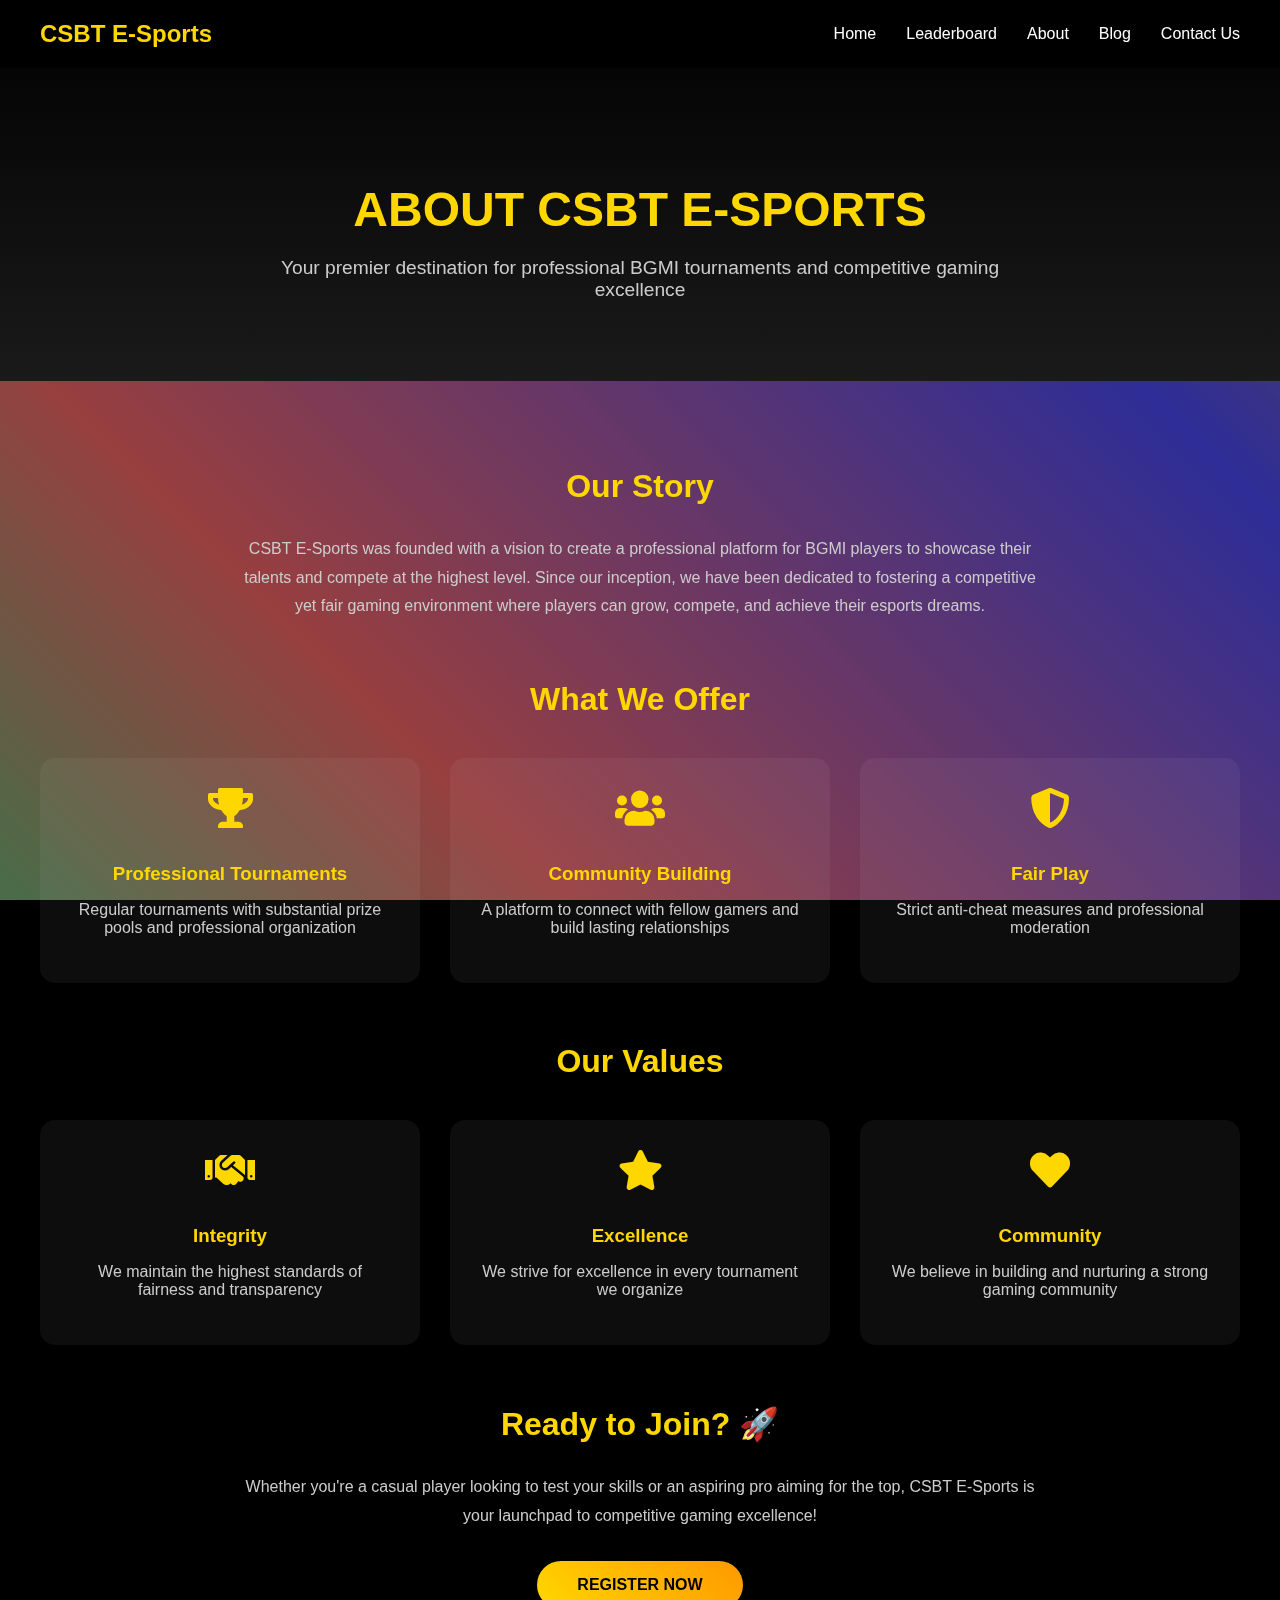
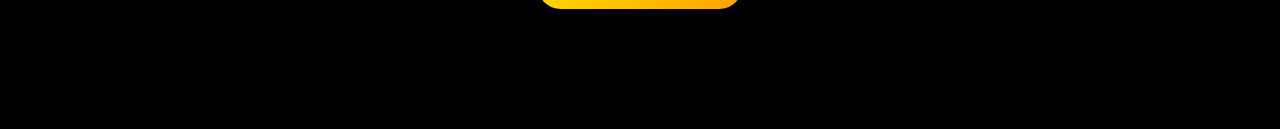
<file: about.html>
<!DOCTYPE html>
<html lang="hi">
<head>
    <meta charset="UTF-8">
    <meta name="viewport" content="width=device-width, initial-scale=1.0">
    <title>About Us - CSBT E-Sports Tournament</title>
    <link rel="stylesheet" href="https://cdnjs.cloudflare.com/ajax/libs/font-awesome/5.15.4/css/all.min.css">
    <style>
        /* मुख्य स्टाइल्स */
        html {
            scroll-behavior: smooth;
        }

        body {
            margin: 0;
            font-family: 'Arial', sans-serif;
            background: #000;
            color: #fff;
        }

        /* नेविगेशन स्टाइल्स */
        .navbar {
            position: fixed;
            top: 0;
            width: 100%;
            padding: 20px 0;
            background: rgba(0, 0, 0, 0.8);
            z-index: 1000;
            transition: 0.3s;
        }

        .nav-content {
            max-width: 1200px;
            margin: 0 auto;
            display: flex;
            justify-content: space-between;
            align-items: center;
            padding: 0 20px;
        }

        .logo {
            color: #ffd700;
            font-size: 24px;
            font-weight: bold;
        }

        .mobile-menu-btn {
            display: none;
            cursor: pointer;
        }

        .nav-links {
            display: flex;
            gap: 30px;
        }

        .nav-links a {
            color: #fff;
            text-decoration: none;
            font-weight: 500;
            transition: 0.3s;
        }

        .nav-links a:hover {
            color: #ffd700;
        }

        /* अबाउट सेक्शन स्टाइल्स */
        .about-hero {
            padding: 150px 20px 80px;
            text-align: center;
            background: linear-gradient(to bottom, #000, #1a1a1a);
        }

        .about-hero h1 {
            font-size: 3em;
            color: #ffd700;
            margin-bottom: 20px;
            text-transform: uppercase;
        }

        .about-content {
            max-width: 1200px;
            margin: 0 auto;
            padding: 60px 20px;
        }

        .about-section {
            margin-bottom: 60px;
        }

        .about-section h2 {
            color: #ffd700;
            font-size: 2em;
            margin-bottom: 30px;
            text-align: center;
        }

        .about-grid {
            display: grid;
            grid-template-columns: repeat(auto-fit, minmax(300px, 1fr));
            gap: 30px;
            margin-top: 40px;
        }

        .about-card {
            background: rgba(255, 255, 255, 0.05);
            padding: 30px;
            border-radius: 15px;
            text-align: center;
            transition: transform 0.3s ease;
        }

        .about-card:hover {
            transform: translateY(-5px);
        }

        .about-card i {
            font-size: 40px;
            color: #ffd700;
            margin-bottom: 20px;
        }

        .team-section {
            text-align: center;
            padding: 60px 0;
            background: linear-gradient(to bottom, #1a1a1a, #000);
        }

        .team-grid {
            display: grid;
            grid-template-columns: repeat(auto-fit, minmax(250px, 1fr));
            gap: 30px;
            margin-top: 40px;
        }

        .team-member {
            background: rgba(255, 255, 255, 0.05);
            padding: 30px;
            border-radius: 15px;
        }

        .team-member img {
            width: 150px;
            height: 150px;
            border-radius: 50%;
            margin-bottom: 20px;
            border: 3px solid #ffd700;
        }

        /* रेस्पॉन्सिव डिज़ाइन */
        @media (max-width: 768px) {
            .about-hero {
                padding: 120px 20px 60px;
            }

            .about-hero h1 {
                font-size: 2.5em;
            }

            .about-content {
                padding: 40px 20px;
            }

            .mobile-menu-btn {
                display: block;
            }
            
            .nav-links {
                display: none;
                position: absolute;
                top: 100%;
                left: 0;
                width: 100%;
                background: rgba(0, 0, 0, 0.95);
                padding: 20px 0;
                flex-direction: column;
                align-items: center;
            }

            .nav-links.active {
                display: flex;
            }
        }

        /* एनिमेटेड बैकग्राउंड के लिए स्टाइल्स */
        .animated-bg {
            position: fixed;
            top: 0;
            left: 0;
            width: 100%;
            height: 100%;
            z-index: -2;
            background: linear-gradient(
                45deg,
                #000000,
                #ff0055,
                #00ff88,
                #ff6b6b,
                #4d4dff,
                #ff9900,
                #9900ff,
                #00ffff,
                #000000
            );
            background-size: 400% 400%;
            animation: gradientBG 10s ease infinite;
            opacity: 0.85;
        }

        .bg-overlay {
            position: fixed;
            top: 0;
            left: 0;
            width: 100%;
            height: 100%;
            z-index: -1;
            background: rgba(0, 0, 0, 0.3);
        }

        @keyframes gradientBG {
            0% {
                background-position: 0% 50%;
            }
            50% {
                background-position: 100% 50%;
            }
            100% {
                background-position: 0% 50%;
            }
        }
    </style>
</head>
<body>
    <!-- नेविगेशन बार -->
    <nav class="navbar">
        <div class="nav-content">
            <div class="logo">CSBT E-Sports</div>
            <div class="mobile-menu-btn">
                <i class="fas fa-bars"></i>
            </div>
            <div class="nav-links">
                <a href="index.html">Home</a>
                <a href="leaderboard.html">Leaderboard</a>
                <a href="about.html">About</a>
                <a href="blog.html">Blog</a>
                <a href="index.html#footer">Contact Us</a>
            </div>
        </div>
    </nav>

    <!-- हीरो सेक्शन -->
    <section class="about-hero">
        <h1>About CSBT E-Sports</h1>
        <p style="font-size: 1.2em; max-width: 800px; margin: 0 auto; color: #ccc;">
            Your premier destination for professional BGMI tournaments and competitive gaming excellence
        </p>
    </section>

    <!-- मुख्य कंटेंट -->
    <div class="about-content">
        <!-- Our Story -->
        <div class="about-section">
            <h2>Our Story</h2>
            <p style="text-align: center; max-width: 800px; margin: 0 auto; line-height: 1.8; color: #ccc;">
                CSBT E-Sports was founded with a vision to create a professional platform for BGMI players to showcase their talents and compete at the highest level. Since our inception, we have been dedicated to fostering a competitive yet fair gaming environment where players can grow, compete, and achieve their esports dreams.
            </p>
        </div>

        <!-- What We Offer -->
        <div class="about-section">
            <h2>What We Offer</h2>
            <div class="about-grid">
                <div class="about-card">
                    <i class="fas fa-trophy"></i>
                    <h3 style="color: #ffd700; margin: 15px 0;">Professional Tournaments</h3>
                    <p style="color: #ccc;">Regular tournaments with substantial prize pools and professional organization</p>
                </div>
                <div class="about-card">
                    <i class="fas fa-users"></i>
                    <h3 style="color: #ffd700; margin: 15px 0;">Community Building</h3>
                    <p style="color: #ccc;">A platform to connect with fellow gamers and build lasting relationships</p>
                </div>
                <div class="about-card">
                    <i class="fas fa-shield-alt"></i>
                    <h3 style="color: #ffd700; margin: 15px 0;">Fair Play</h3>
                    <p style="color: #ccc;">Strict anti-cheat measures and professional moderation</p>
                </div>
            </div>
        </div>

        <!-- Our Values -->
        <div class="about-section">
            <h2>Our Values</h2>
            <div class="about-grid">
                <div class="about-card">
                    <i class="fas fa-handshake"></i>
                    <h3 style="color: #ffd700; margin: 15px 0;">Integrity</h3>
                    <p style="color: #ccc;">We maintain the highest standards of fairness and transparency</p>
                </div>
                <div class="about-card">
                    <i class="fas fa-star"></i>
                    <h3 style="color: #ffd700; margin: 15px 0;">Excellence</h3>
                    <p style="color: #ccc;">We strive for excellence in every tournament we organize</p>
                </div>
                <div class="about-card">
                    <i class="fas fa-heart"></i>
                    <h3 style="color: #ffd700; margin: 15px 0;">Community</h3>
                    <p style="color: #ccc;">We believe in building and nurturing a strong gaming community</p>
                </div>
            </div>
        </div>

        <!-- Ready to Join -->
        <div class="about-section" style="text-align: center;">
            <h2>Ready to Join? 🚀</h2>
            <p style="max-width: 800px; margin: 0 auto 30px; line-height: 1.8; color: #ccc;">
                Whether you're a casual player looking to test your skills or an aspiring pro aiming for the top, CSBT E-Sports is your launchpad to competitive gaming excellence!
            </p>
            <a href="./info1.html" style="
                display: inline-block;
                padding: 15px 40px;
                background: linear-gradient(45deg, #ffd700, #ff9900);
                color: #000;
                text-decoration: none;
                border-radius: 30px;
                font-weight: bold;
                text-transform: uppercase;
                transition: transform 0.3s ease;
            ">Register Now</a>
        </div>
    </div>

    <!-- फुटर यहाँ कॉपी करें -->

    <div class="animated-bg"></div>
    <div class="bg-overlay"></div>

    <script>
        window.onload = function() {
            window.scrollTo(0, 0);
        }

        const mobileMenuBtn = document.querySelector('.mobile-menu-btn');
        const navLinks = document.querySelector('.nav-links');

        mobileMenuBtn.addEventListener('click', () => {
            navLinks.classList.toggle('active');
        });

        // नेविगेशन बार स्क्रॉल इफेक्ट
        window.addEventListener('scroll', function() {
            const navbar = document.querySelector('.navbar');
            if (window.scrollY > 50) {
                navbar.style.background = 'rgba(0, 0, 0, 0.9)';
                navbar.style.padding = '15px 0';
            } else {
                navbar.style.background = 'rgba(0, 0, 0, 0.8)';
                navbar.style.padding = '20px 0';
            }
        });
    </script>
</body>
</html>
</file>
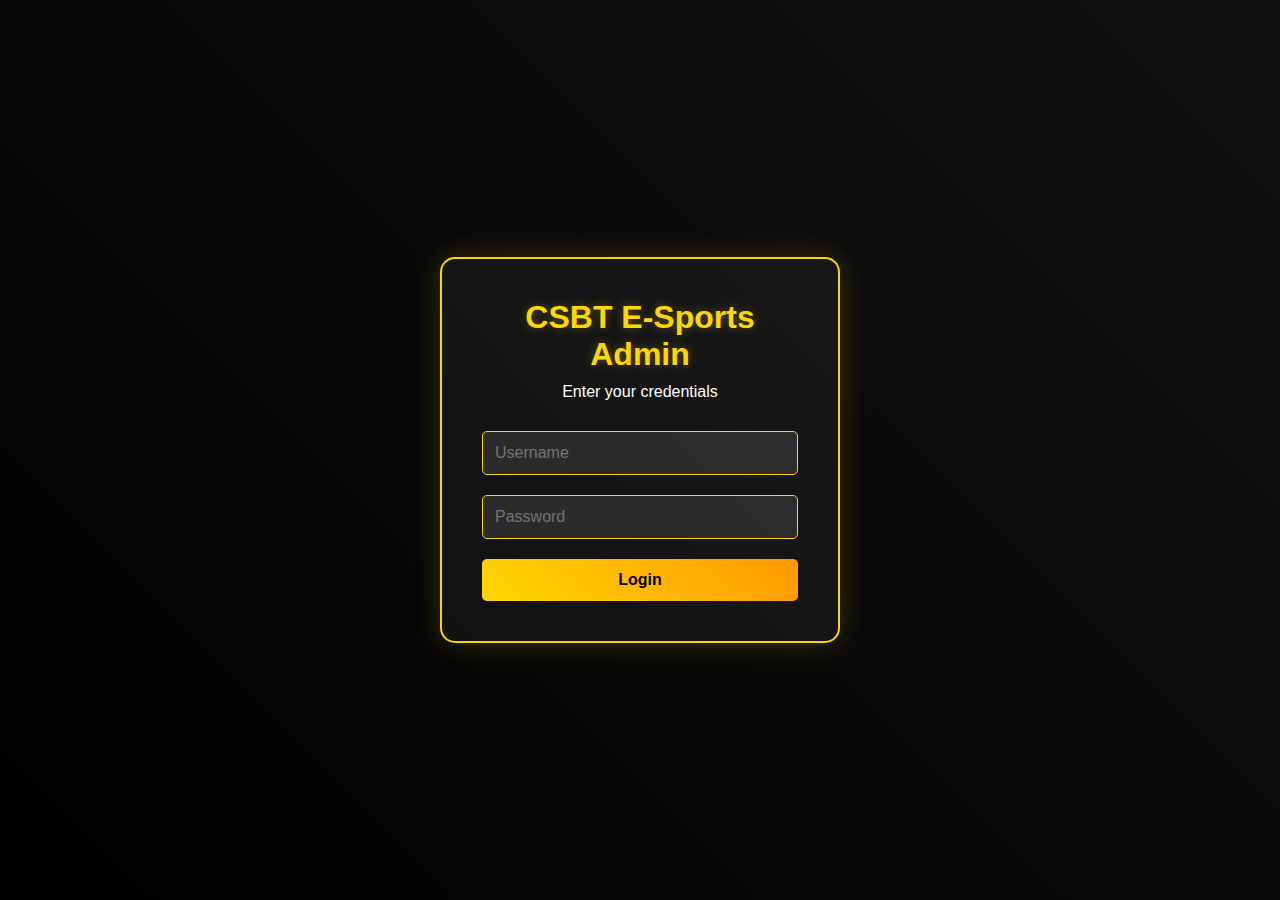
<file: admin.html>
<!DOCTYPE html>
<html lang="en">
<head>
    <meta charset="UTF-8">
    <meta name="viewport" content="width=device-width, initial-scale=1.0">
    <title>CSBT E-Sports Admin Panel</title>
    <link rel="stylesheet" href="https://cdnjs.cloudflare.com/ajax/libs/font-awesome/5.15.4/css/all.min.css">
    <style>
        * {
            margin: 0;
            padding: 0;
            box-sizing: border-box;
        }

        body {
            font-family: 'Arial', sans-serif;
            background: #0a0a0a;
            color: #fff;
        }

        /* Login Section */
        .login-section {
            display: flex;
            justify-content: center;
            align-items: center;
            min-height: 100vh;
            background: linear-gradient(45deg, #000, #111);
        }

        .login-container {
            background: rgba(255, 255, 255, 0.05);
            padding: 40px;
            border-radius: 15px;
            box-shadow: 0 0 30px rgba(255, 215, 0, 0.2);
            border: 2px solid #ffd700;
            width: 100%;
            max-width: 400px;
        }

        .login-header {
            text-align: center;
            margin-bottom: 30px;
        }

        .login-header h1 {
            color: #ffd700;
            font-size: 2em;
            margin-bottom: 10px;
            text-shadow: 0 0 10px rgba(255, 215, 0, 0.3);
        }

        .login-form input {
            width: 100%;
            padding: 12px;
            margin-bottom: 20px;
            background: rgba(255, 255, 255, 0.1);
            border: 1px solid #ffd700;
            border-radius: 5px;
            color: #fff;
            font-size: 16px;
        }

        .login-form input:focus {
            outline: none;
            box-shadow: 0 0 10px rgba(255, 215, 0, 0.3);
        }

        .login-btn {
            width: 100%;
            padding: 12px;
            background: linear-gradient(45deg, #ffd700, #ff9900);
            border: none;
            border-radius: 5px;
            color: #000;
            font-size: 16px;
            font-weight: bold;
            cursor: pointer;
            transition: all 0.3s ease;
        }

        .login-btn:hover {
            transform: translateY(-2px);
            box-shadow: 0 5px 15px rgba(255, 215, 0, 0.3);
        }

        /* Admin Panel */
        .admin-panel {
            display: none;
            padding: 20px;
        }

        .admin-header {
            background: linear-gradient(45deg, #111, #000);
            padding: 20px 40px;
            display: flex;
            justify-content: space-between;
            align-items: center;
            margin-bottom: 30px;
            box-shadow: 0 4px 20px rgba(0, 0, 0, 0.2);
        }

        .admin-title {
            color: #ffd700;
            font-size: 24px;
        }

        .logout-btn {
            background: linear-gradient(45deg, #ff9800, #f57c00);
            color: white;
            padding: 10px 25px;
            border-radius: 25px;
            border: none;
            font-weight: 600;
            cursor: pointer;
            transition: all 0.3s ease;
        }

        .logout-btn:hover {
            transform: translateY(-2px);
            box-shadow: 0 5px 15px rgba(255, 152, 0, 0.3);
        }

        /* एडमिन पैनल */
        .admin-grid {
            display: grid;
            grid-template-columns: repeat(auto-fit, minmax(350px, 1fr));
            gap: 25px;
            padding: 25px;
            max-width: 1400px;
            margin: 0 auto;
        }

        .admin-card {
            background: linear-gradient(145deg, #1a1a1a, #0d0d0d);
            border: 1px solid rgba(255, 215, 0, 0.1);
            border-radius: 15px;
            padding: 25px;
            box-shadow: 0 8px 32px rgba(0, 0, 0, 0.3);
            transition: transform 0.3s ease, box-shadow 0.3s ease;
        }

        .admin-card:hover {
            transform: translateY(-5px);
            box-shadow: 0 12px 40px rgba(255, 215, 0, 0.1);
        }

        .admin-card h3 {
            color: #ffd700;
            font-size: 1.5em;
            margin-bottom: 20px;
            display: flex;
            align-items: center;
            gap: 10px;
        }

        .admin-card h3 i {
            font-size: 1.2em;
        }

        .admin-table {
            width: 100%;
            border-collapse: separate;
            border-spacing: 0 8px;
            margin-top: 15px;
        }

        .admin-table th {
            background: rgba(255, 215, 0, 0.1);
            color: #ffd700;
            padding: 15px;
            text-align: left;
            font-weight: 600;
            border-radius: 8px;
        }

        .admin-table td {
            background: rgba(255, 255, 255, 0.03);
            padding: 15px;
            transition: background 0.3s ease;
        }

        .admin-table tr:hover td {
            background: rgba(255, 215, 0, 0.05);
        }

        .action-btn {
            padding: 8px 15px;
            border-radius: 8px;
            border: none;
            font-weight: 600;
            transition: all 0.3s ease;
        }

        .edit-btn {
            background: linear-gradient(45deg, #4CAF50, #45a049);
            color: white;
        }

        .delete-btn {
            background: linear-gradient(45deg, #f44336, #d32f2f);
            color: white;
        }

        .action-btn:hover {
            transform: translateY(-2px);
            box-shadow: 0 5px 15px rgba(0, 0, 0, 0.2);
        }

        /* मोडल स्टाइल्स */
        .modal {
            display: none;
            position: fixed;
            top: 0;
            left: 0;
            width: 100%;
            height: 100%;
            background: rgba(0, 0, 0, 0.8);
            z-index: 1000;
        }

        .modal-content {
            background: #111;
            padding: 30px;
            border-radius: 10px;
            border: 2px solid #ffd700;
            width: 90%;
            max-width: 500px;
            position: absolute;
            top: 50%;
            left: 50%;
            transform: translate(-50%, -50%);
        }

        .close-btn {
            position: absolute;
            right: 15px;
            top: 15px;
            font-size: 24px;
            color: #ffd700;
            cursor: pointer;
        }

        /* रेस्पॉन्सिव डिज़ाइन */
        @media (max-width: 768px) {
            .admin-grid {
                grid-template-columns: 1fr;
            }

            .admin-header {
                flex-direction: column;
                gap: 15px;
            }

            .modal-content {
                width: 95%;
                margin: 20px;
            }
        }

        /* लीडरबोर्ड स्टाइल्स */
        .leaderboard-entry {
            background: rgba(255, 215, 0, 0.1);
            margin-bottom: 10px;
            padding: 15px;
            border-radius: 5px;
            display: flex;
            justify-content: space-between;
            align-items: center;
        }

        .leaderboard-entry:hover {
            background: rgba(255, 215, 0, 0.2);
        }

        .rank-badge {
            background: #ffd700;
            color: #000;
            padding: 5px 10px;
            border-radius: 3px;
            font-weight: bold;
        }

        .team-stats {
            display: flex;
            gap: 20px;
        }

        .stat-item {
            display: flex;
            flex-direction: column;
            align-items: center;
        }

        .stat-label {
            font-size: 0.8em;
            color: #999;
        }

        .stat-value {
            font-size: 1.2em;
            color: #ffd700;
        }

        .admin-table td small {
            display: block;
            margin-top: 5px;
            font-size: 0.85em;
        }

        .admin-table td {
            vertical-align: top;
            padding: 15px 12px;
        }

        /* Modern Dashboard Styles */
        .admin-grid {
            display: grid;
            grid-template-columns: repeat(auto-fit, minmax(350px, 1fr));
            gap: 25px;
            padding: 25px;
            max-width: 1400px;
            margin: 0 auto;
        }

        .admin-card {
            background: linear-gradient(145deg, #1a1a1a, #0d0d0d);
            border: 1px solid rgba(255, 215, 0, 0.1);
            border-radius: 15px;
            padding: 25px;
            box-shadow: 0 8px 32px rgba(0, 0, 0, 0.3);
            transition: transform 0.3s ease, box-shadow 0.3s ease;
        }

        .admin-card:hover {
            transform: translateY(-5px);
            box-shadow: 0 12px 40px rgba(255, 215, 0, 0.1);
        }

        .admin-card h3 {
            color: #ffd700;
            font-size: 1.5em;
            margin-bottom: 20px;
            display: flex;
            align-items: center;
            gap: 10px;
        }

        .admin-card h3 i {
            font-size: 1.2em;
        }

        /* Modern Table Styles */
        .admin-table {
            width: 100%;
            border-collapse: separate;
            border-spacing: 0 8px;
            margin-top: 15px;
        }

        .admin-table th {
            background: rgba(255, 215, 0, 0.1);
            color: #ffd700;
            padding: 15px;
            text-align: left;
            font-weight: 600;
            border-radius: 8px;
        }

        .admin-table td {
            background: rgba(255, 255, 255, 0.03);
            padding: 15px;
            transition: background 0.3s ease;
        }

        .admin-table tr:hover td {
            background: rgba(255, 215, 0, 0.05);
        }

        /* Modern Button Styles */
        .action-btn {
            padding: 8px 15px;
            border-radius: 8px;
            border: none;
            font-weight: 600;
            transition: all 0.3s ease;
        }

        .edit-btn {
            background: linear-gradient(45deg, #4CAF50, #45a049);
            color: white;
        }

        .delete-btn {
            background: linear-gradient(45deg, #f44336, #d32f2f);
            color: white;
        }

        .action-btn:hover {
            transform: translateY(-2px);
            box-shadow: 0 5px 15px rgba(0, 0, 0, 0.2);
        }

        /* Modern Header */
        .admin-header {
            background: linear-gradient(45deg, #111, #000);
            padding: 20px 40px;
            box-shadow: 0 4px 20px rgba(0, 0, 0, 0.2);
        }

        .logout-btn {
            background: linear-gradient(45deg, #ff9800, #f57c00);
            color: white;
            padding: 10px 25px;
            border-radius: 25px;
            border: none;
            font-weight: 600;
            transition: all 0.3s ease;
        }

        .logout-btn:hover {
            transform: translateY(-2px);
            box-shadow: 0 5px 15px rgba(255, 152, 0, 0.3);
        }

        /* Stats Cards */
        .stats-container {
            display: grid;
            grid-template-columns: repeat(auto-fit, minmax(200px, 1fr));
            gap: 20px;
            margin-bottom: 30px;
        }

        .stat-card {
            background: linear-gradient(145deg, #1a1a1a, #0d0d0d);
            border-radius: 15px;
            padding: 20px;
            text-align: center;
            border: 1px solid rgba(255, 215, 0, 0.1);
        }

        .stat-card i {
            font-size: 2em;
            color: #ffd700;
            margin-bottom: 10px;
        }

        .stat-value {
            font-size: 1.8em;
            color: #fff;
            font-weight: bold;
            margin: 10px 0;
        }

        .stat-label {
            color: #999;
            font-size: 0.9em;
        }

        /* Search Bar */
        .search-bar {
            display: flex;
            gap: 15px;
            margin-bottom: 25px;
        }

        .search-input {
            flex: 1;
            padding: 12px 20px;
            background: rgba(255, 255, 255, 0.05);
            border: 1px solid rgba(255, 215, 0, 0.1);
            border-radius: 25px;
            color: #fff;
            font-size: 16px;
        }

        .search-input:focus {
            outline: none;
            border-color: #ffd700;
            box-shadow: 0 0 15px rgba(255, 215, 0, 0.1);
        }

        /* Add these styles to your existing CSS */
        @media (max-width: 768px) {
            .social-media-section {
                padding: 20px 10px;  /* Reduce padding */
            }

            .social-media-box {
                padding: 15px;  /* Reduce box padding */
                margin-bottom: 15px;  /* Reduce space between boxes */
            }

            .social-media-box h2 {
                font-size: 1.2em;  /* Reduce heading size */
                margin-bottom: 8px;  /* Reduce space after heading */
            }

            .social-media-box p {
                font-size: 0.9em;  /* Reduce text size */
                margin-bottom: 10px;  /* Reduce space after paragraph */
                line-height: 1.4;  /* Reduce line height */
            }

            .social-media-box .action-button {
                padding: 8px 20px;  /* Reduce button padding */
                font-size: 0.9em;  /* Reduce button text size */
            }

            .social-media-icon {
                font-size: 2em;  /* Reduce icon size */
                margin-bottom: 10px;  /* Reduce space after icon */
            }

            /* Adjust grid layout for mobile */
            .social-media-grid {
                grid-template-columns: 1fr;  /* Single column on mobile */
                gap: 15px;  /* Reduce gap between items */
            }
        }

        /* Add even smaller adjustments for very small screens */
        @media (max-width: 480px) {
            .social-media-box h2 {
                font-size: 1.1em;  /* Further reduce heading size */
            }

            .social-media-box p {
                font-size: 0.85em;  /* Further reduce text size */
            }

            .social-media-box .action-button {
                padding: 6px 15px;  /* Further reduce button padding */
                font-size: 0.85em;  /* Further reduce button text size */
            }

            .social-media-icon {
                font-size: 1.8em;  /* Further reduce icon size */
            }
        }
    </style>
</head>
<body>
    <!-- Login Section -->
    <section id="loginSection" class="login-section">
        <div class="login-container">
            <div class="login-header">
                <h1>CSBT E-Sports Admin</h1>
                <p>Enter your credentials</p>
            </div>
            <form id="loginForm" class="login-form">
                <input type="text" id="username" placeholder="Username" required>
                <input type="password" id="password" placeholder="Password" required>
                <button type="submit" class="login-btn">Login</button>
            </form>
        </div>
    </section>

    <!-- Admin Panel -->
    <section id="adminPanel" class="admin-panel">
        <div class="admin-header">
            <div class="admin-title">CSBT E-Sports Admin Panel</div>
            <button class="logout-btn" onclick="logout()">Logout</button>
        </div>
        <!-- Add this inside admin-panel section after the header -->
        <div class="stats-container">
            <div class="stat-card">
                <i class="fas fa-globe"></i>
                <div class="stat-value">Website Editor</div>
                <div class="stat-label">Edit website content</div>
            </div>
        </div>

        <div class="admin-grid">
            <!-- Hero Section Editor -->
            <div class="admin-card">
                <h3><i class="fas fa-home"></i> Hero Section</h3>
                <form id="heroForm" class="editor-form">
                    <input type="text" id="heroTitle" placeholder="Main Title" 
                           style="width: 100%; padding: 10px; margin-bottom: 15px; background: rgba(255, 255, 255, 0.1); border: 1px solid #ffd700; color: #fff; border-radius: 5px;">
                    <textarea id="heroDescription" placeholder="Description" rows="3"
                             style="width: 100%; padding: 10px; margin-bottom: 15px; background: rgba(255, 255, 255, 0.1); border: 1px solid #ffd700; color: #fff; border-radius: 5px;"></textarea>
                    <input type="text" id="heroButtonText" placeholder="Button Text"
                           style="width: 100%; padding: 10px; margin-bottom: 15px; background: rgba(255, 255, 255, 0.1); border: 1px solid #ffd700; color: #fff; border-radius: 5px;">
                    <input type="file" id="heroVideo" accept="video/*"
                           style="width: 100%; padding: 10px; margin-bottom: 15px; background: rgba(255, 255, 255, 0.1); border: 1px solid #ffd700; color: #fff; border-radius: 5px;">
                    <button type="submit" class="action-btn edit-btn">Update Hero Section</button>
                </form>
            </div>

            <!-- Tournament Details Editor -->
            <div class="admin-card">
                <h3><i class="fas fa-trophy"></i> Tournament Details</h3>
                <form id="tournamentForm" class="editor-form">
                    <!-- Main Details -->
                    <div style="margin-bottom: 20px;">
                        <h4 style="color: #ffd700; margin-bottom: 10px;">Main Details</h4>
                        <input type="text" id="tournamentTitle" placeholder="Tournament Title" 
                               style="width: 100%; padding: 10px; margin-bottom: 15px; background: rgba(255, 255, 255, 0.1); border: 1px solid #ffd700; color: #fff; border-radius: 5px;">
                        <input type="text" id="tournamentSubtitle" placeholder="Tournament Subtitle"
                               style="width: 100%; padding: 10px; margin-bottom: 15px; background: rgba(255, 255, 255, 0.1); border: 1px solid #ffd700; color: #fff; border-radius: 5px;">
                        <textarea id="tournamentDescription" placeholder="Tournament Description" rows="3"
                                 style="width: 100%; padding: 10px; margin-bottom: 15px; background: rgba(255, 255, 255, 0.1); border: 1px solid #ffd700; color: #fff; border-radius: 5px;"></textarea>
                    </div>

                    <!-- Prize Pool Section -->
                    <div style="margin-bottom: 20px;">
                        <h4 style="color: #ffd700; margin-bottom: 10px;">Prize Pool</h4>
                        <input type="number" id="totalPrizePool" placeholder="Total Prize Pool Amount"
                               style="width: 100%; padding: 10px; margin-bottom: 15px; background: rgba(255, 255, 255, 0.1); border: 1px solid #ffd700; color: #fff; border-radius: 5px;">
                        <div id="prizeDistributionContainer">
                            <input type="number" id="firstPrize" placeholder="1st Prize Amount"
                                   style="width: 100%; padding: 10px; margin-bottom: 10px; background: rgba(255, 255, 255, 0.1); border: 1px solid #ffd700; color: #fff; border-radius: 5px;">
                            <input type="number" id="secondPrize" placeholder="2nd Prize Amount"
                                   style="width: 100%; padding: 10px; margin-bottom: 10px; background: rgba(255, 255, 255, 0.1); border: 1px solid #ffd700; color: #fff; border-radius: 5px;">
                            <input type="number" id="thirdPrize" placeholder="3rd Prize Amount"
                                   style="width: 100%; padding: 10px; margin-bottom: 10px; background: rgba(255, 255, 255, 0.1); border: 1px solid #ffd700; color: #fff; border-radius: 5px;">
                            <input type="number" id="mvpPrize" placeholder="MVP Prize Amount"
                                   style="width: 100%; padding: 10px; margin-bottom: 15px; background: rgba(255, 255, 255, 0.1); border: 1px solid #ffd700; color: #fff; border-radius: 5px;">
                        </div>
                    </div>

                    <!-- Tournament Rules -->
                    <div style="margin-bottom: 20px;">
                        <h4 style="color: #ffd700; margin-bottom: 10px;">Tournament Rules</h4>
                        <div id="rulesContainer">
                            <!-- Rules will be added here -->
                        </div>
                        <button type="button" class="action-btn edit-btn" onclick="addRule()" style="margin-bottom: 15px;">Add Rule</button>
                    </div>

                    <!-- Registration Details -->
                    <div style="margin-bottom: 20px;">
                        <h4 style="color: #ffd700; margin-bottom: 10px;">Registration Details</h4>
                        <input type="number" id="entryFee" placeholder="Entry Fee"
                               style="width: 100%; padding: 10px; margin-bottom: 15px; background: rgba(255, 255, 255, 0.1); border: 1px solid #ffd700; color: #fff; border-radius: 5px;">
                        <input type="datetime-local" id="registrationStart" placeholder="Registration Start Date"
                               style="width: 100%; padding: 10px; margin-bottom: 15px; background: rgba(255, 255, 255, 0.1); border: 1px solid #ffd700; color: #fff; border-radius: 5px;">
                        <input type="datetime-local" id="registrationEnd" placeholder="Registration End Date"
                               style="width: 100%; padding: 10px; margin-bottom: 15px; background: rgba(255, 255, 255, 0.1); border: 1px solid #ffd700; color: #fff; border-radius: 5px;">
                    </div>

                    <!-- Schedule Details -->
                    <div style="margin-bottom: 20px;">
                        <h4 style="color: #ffd700; margin-bottom: 10px;">Tournament Schedule</h4>
                        <input type="datetime-local" id="tournamentStart" placeholder="Tournament Start Date"
                               style="width: 100%; padding: 10px; margin-bottom: 15px; background: rgba(255, 255, 255, 0.1); border: 1px solid #ffd700; color: #fff; border-radius: 5px;">
                        <textarea id="scheduleDetails" placeholder="Schedule Details (e.g., Round timings)" rows="4"
                                 style="width: 100%; padding: 10px; margin-bottom: 15px; background: rgba(255, 255, 255, 0.1); border: 1px solid #ffd700; color: #fff; border-radius: 5px;"></textarea>
                    </div>

                    <button type="submit" class="action-btn edit-btn">Update Tournament Details</button>
                </form>
            </div>

            <!-- Why Join Section Editor -->
            <div class="admin-card">
                <h3><i class="fas fa-star"></i> Why Join Section</h3>
                <form id="whyJoinForm" class="editor-form">
                    <div id="reasonsContainer">
                        <!-- Reasons will be added here -->
                    </div>
                    <button type="button" class="action-btn edit-btn" onclick="addReason()"
                            style="margin-bottom: 15px;">Add New Reason</button>
                    <button type="submit" class="action-btn edit-btn">Update Why Join Section</button>
                </form>
            </div>

            <!-- Footer Editor -->
            <div class="admin-card">
                <h3><i class="fas fa-footer"></i> Footer Section</h3>
                <form id="footerForm" class="editor-form">
                    <input type="text" id="footerEmail" placeholder="Contact Email"
                           style="width: 100%; padding: 10px; margin-bottom: 15px; background: rgba(255, 255, 255, 0.1); border: 1px solid #ffd700; color: #fff; border-radius: 5px;">
                    <input type="text" id="footerPhone" placeholder="Contact Phone"
                           style="width: 100%; padding: 10px; margin-bottom: 15px; background: rgba(255, 255, 255, 0.1); border: 1px solid #ffd700; color: #fff; border-radius: 5px;">
                    <textarea id="footerAddress" placeholder="Address" rows="2"
                             style="width: 100%; padding: 10px; margin-bottom: 15px; background: rgba(255, 255, 255, 0.1); border: 1px solid #ffd700; color: #fff; border-radius: 5px;"></textarea>
                    <div id="socialLinksContainer">
                        <!-- Social links will be added here -->
                    </div>
                    <button type="button" class="action-btn edit-btn" onclick="addSocialLink()"
                            style="margin-bottom: 15px;">Add Social Link</button>
                    <button type="submit" class="action-btn edit-btn">Update Footer</button>
                </form>
            </div>
        </div>
    </section>

    <script>
        // Login functionality
        document.getElementById('loginForm').addEventListener('submit', function(e) {
            e.preventDefault();
            const username = document.getElementById('username').value;
            const password = document.getElementById('password').value;

            if (username === 'admin' && password === 'KBS@Trio') {
                document.getElementById('loginSection').style.display = 'none';
                document.getElementById('adminPanel').style.display = 'block';
                localStorage.setItem('adminLoggedIn', 'true');
            } else {
                alert('Invalid credentials! Please enter correct username and password.');
            }
        });

        // Check if admin is logged in
        window.onload = function() {
            if (localStorage.getItem('adminLoggedIn') === 'true') {
                document.getElementById('loginSection').style.display = 'none';
                document.getElementById('adminPanel').style.display = 'block';
            }
        };

        // Logout function
        function logout() {
            localStorage.removeItem('adminLoggedIn');
            document.getElementById('loginSection').style.display = 'flex';
            document.getElementById('adminPanel').style.display = 'none';
        }

        // Load existing content
        window.addEventListener('load', function() {
            if (localStorage.getItem('adminLoggedIn') === 'true') {
                loadWebsiteContent();
            }
        });

        // Load website content
        function loadWebsiteContent() {
            // Load hero section
            document.getElementById('heroTitle').value = localStorage.getItem('heroTitle') || 'CSBT E-Sports Tournament';
            document.getElementById('heroDescription').value = localStorage.getItem('heroDescription') || 'Join the ultimate gaming experience';
            document.getElementById('heroButtonText').value = localStorage.getItem('heroButtonText') || 'Register Now';

            // Load tournament details
            document.getElementById('tournamentTitle').value = localStorage.getItem('tournamentTitle') || '';
            document.getElementById('tournamentSubtitle').value = localStorage.getItem('tournamentSubtitle') || '';
            document.getElementById('tournamentDescription').value = localStorage.getItem('tournamentDescription') || '';
            document.getElementById('totalPrizePool').value = localStorage.getItem('totalPrizePool') || '';
            document.getElementById('firstPrize').value = localStorage.getItem('firstPrize') || '';
            document.getElementById('secondPrize').value = localStorage.getItem('secondPrize') || '';
            document.getElementById('thirdPrize').value = localStorage.getItem('thirdPrize') || '';
            document.getElementById('mvpPrize').value = localStorage.getItem('mvpPrize') || '';
            document.getElementById('entryFee').value = localStorage.getItem('entryFee') || '';
            document.getElementById('registrationStart').value = localStorage.getItem('registrationStart') || '';
            document.getElementById('registrationEnd').value = localStorage.getItem('registrationEnd') || '';
            document.getElementById('tournamentStart').value = localStorage.getItem('tournamentStart') || '';
            document.getElementById('scheduleDetails').value = localStorage.getItem('scheduleDetails') || '';

            // Load rules
            const rules = JSON.parse(localStorage.getItem('tournamentRules')) || [];
            const rulesContainer = document.getElementById('rulesContainer');
            rulesContainer.innerHTML = '';
            rules.forEach(rule => {
                const ruleDiv = document.createElement('div');
                ruleDiv.style.marginBottom = '15px';
                ruleDiv.innerHTML = `
                    <div style="display: flex; gap: 10px;">
                        <input type="text" class="rule-text" value="${rule}"
                               style="flex: 1; padding: 10px; background: rgba(255, 255, 255, 0.1); border: 1px solid #ffd700; color: #fff; border-radius: 5px;">
                        <button type="button" class="action-btn delete-btn" onclick="this.parentElement.parentElement.remove()">
                            <i class="fas fa-trash"></i>
                        </button>
                    </div>
                `;
                rulesContainer.appendChild(ruleDiv);
            });
            
            // Load reasons
            loadReasons();
            
            // Load footer content
            document.getElementById('footerEmail').value = localStorage.getItem('footerEmail') || 'contact@csbt.com';
            document.getElementById('footerPhone').value = localStorage.getItem('footerPhone') || '+91 1234567890';
            document.getElementById('footerAddress').value = localStorage.getItem('footerAddress') || 'Your Address';
            loadSocialLinks();
        }

        // Hero Section
        document.getElementById('heroForm').addEventListener('submit', function(e) {
            e.preventDefault();
            localStorage.setItem('heroTitle', document.getElementById('heroTitle').value);
            localStorage.setItem('heroDescription', document.getElementById('heroDescription').value);
            localStorage.setItem('heroButtonText', document.getElementById('heroButtonText').value);
            
            const videoFile = document.getElementById('heroVideo').files[0];
            if (videoFile) {
                const reader = new FileReader();
                reader.onload = function(e) {
                    localStorage.setItem('heroVideo', e.target.result);
                };
                reader.readAsDataURL(videoFile);
            }
            
            alert('Hero section updated successfully!');
            updateWebsite();
        });

        // Tournament Details
        document.getElementById('tournamentForm').addEventListener('submit', function(e) {
            e.preventDefault();
            
            // Save main details
            localStorage.setItem('tournamentTitle', document.getElementById('tournamentTitle').value);
            localStorage.setItem('tournamentSubtitle', document.getElementById('tournamentSubtitle').value);
            localStorage.setItem('tournamentDescription', document.getElementById('tournamentDescription').value);
            
            // Save prize pool details
            localStorage.setItem('totalPrizePool', document.getElementById('totalPrizePool').value);
            localStorage.setItem('firstPrize', document.getElementById('firstPrize').value);
            localStorage.setItem('secondPrize', document.getElementById('secondPrize').value);
            localStorage.setItem('thirdPrize', document.getElementById('thirdPrize').value);
            localStorage.setItem('mvpPrize', document.getElementById('mvpPrize').value);
            
            // Save rules
            const rules = [];
            document.querySelectorAll('#rulesContainer .rule-text').forEach(input => {
                if (input.value.trim()) {
                    rules.push(input.value.trim());
                }
            });
            localStorage.setItem('tournamentRules', JSON.stringify(rules));
            
            // Save registration details
            localStorage.setItem('entryFee', document.getElementById('entryFee').value);
            localStorage.setItem('registrationStart', document.getElementById('registrationStart').value);
            localStorage.setItem('registrationEnd', document.getElementById('registrationEnd').value);
            
            // Save schedule details
            localStorage.setItem('tournamentStart', document.getElementById('tournamentStart').value);
            localStorage.setItem('scheduleDetails', document.getElementById('scheduleDetails').value);
            
            alert('Tournament details updated successfully!');
            updateWebsite();
        });

        // Why Join Section
        function addReason() {
            const container = document.getElementById('reasonsContainer');
            const reasonDiv = document.createElement('div');
            reasonDiv.style.marginBottom = '15px';
            reasonDiv.innerHTML = `
                <input type="text" placeholder="Reason Title" class="reason-title"
                       style="width: 100%; padding: 10px; margin-bottom: 5px; background: rgba(255, 255, 255, 0.1); border: 1px solid #ffd700; color: #fff; border-radius: 5px;">
                <textarea placeholder="Reason Description" class="reason-desc" rows="2"
                          style="width: 100%; padding: 10px; background: rgba(255, 255, 255, 0.1); border: 1px solid #ffd700; color: #fff; border-radius: 5px;"></textarea>
                <button type="button" class="action-btn delete-btn" onclick="this.parentElement.remove()"
                        style="margin-top: 5px;">Remove</button>
            `;
            container.appendChild(reasonDiv);
        }

        function loadReasons() {
            const reasons = JSON.parse(localStorage.getItem('reasons')) || [];
            const container = document.getElementById('reasonsContainer');
            container.innerHTML = '';
            reasons.forEach(reason => {
                const reasonDiv = document.createElement('div');
                reasonDiv.style.marginBottom = '15px';
                reasonDiv.innerHTML = `
                    <input type="text" value="${reason.title}" class="reason-title"
                           style="width: 100%; padding: 10px; margin-bottom: 5px; background: rgba(255, 255, 255, 0.1); border: 1px solid #ffd700; color: #fff; border-radius: 5px;">
                    <textarea class="reason-desc" rows="2"
                              style="width: 100%; padding: 10px; background: rgba(255, 255, 255, 0.1); border: 1px solid #ffd700; color: #fff; border-radius: 5px;">${reason.description}</textarea>
                    <button type="button" class="action-btn delete-btn" onclick="this.parentElement.remove()"
                            style="margin-top: 5px;">Remove</button>
                `;
                container.appendChild(reasonDiv);
            });
        }

        document.getElementById('whyJoinForm').addEventListener('submit', function(e) {
            e.preventDefault();
            const reasons = [];
            document.querySelectorAll('#reasonsContainer > div').forEach(div => {
                reasons.push({
                    title: div.querySelector('.reason-title').value,
                    description: div.querySelector('.reason-desc').value
                });
            });
            localStorage.setItem('reasons', JSON.stringify(reasons));
            alert('Why Join section updated successfully!');
            updateWebsite();
        });

        // Footer Section
        function addSocialLink() {
            const container = document.getElementById('socialLinksContainer');
            const linkDiv = document.createElement('div');
            linkDiv.style.marginBottom = '15px';
            linkDiv.innerHTML = `
                <input type="text" placeholder="Platform (e.g., Facebook)" class="social-platform"
                       style="width: 48%; padding: 10px; margin-right: 4%; background: rgba(255, 255, 255, 0.1); border: 1px solid #ffd700; color: #fff; border-radius: 5px;">
                <input type="text" placeholder="Link" class="social-link"
                       style="width: 48%; padding: 10px; background: rgba(255, 255, 255, 0.1); border: 1px solid #ffd700; color: #fff; border-radius: 5px;">
                <button type="button" class="action-btn delete-btn" onclick="this.parentElement.remove()"
                        style="margin-top: 5px;">Remove</button>
            `;
            container.appendChild(linkDiv);
        }

        function loadSocialLinks() {
            const links = JSON.parse(localStorage.getItem('socialLinks')) || [];
            const container = document.getElementById('socialLinksContainer');
            container.innerHTML = '';
            links.forEach(link => {
                const linkDiv = document.createElement('div');
                linkDiv.style.marginBottom = '15px';
                linkDiv.innerHTML = `
                    <input type="text" value="${link.platform}" class="social-platform"
                           style="width: 48%; padding: 10px; margin-right: 4%; background: rgba(255, 255, 255, 0.1); border: 1px solid #ffd700; color: #fff; border-radius: 5px;">
                    <input type="text" value="${link.url}" class="social-link"
                           style="width: 48%; padding: 10px; background: rgba(255, 255, 255, 0.1); border: 1px solid #ffd700; color: #fff; border-radius: 5px;">
                    <button type="button" class="action-btn delete-btn" onclick="this.parentElement.remove()"
                            style="margin-top: 5px;">Remove</button>
                `;
                container.appendChild(linkDiv);
            });
        }

        document.getElementById('footerForm').addEventListener('submit', function(e) {
            e.preventDefault();
            localStorage.setItem('footerEmail', document.getElementById('footerEmail').value);
            localStorage.setItem('footerPhone', document.getElementById('footerPhone').value);
            localStorage.setItem('footerAddress', document.getElementById('footerAddress').value);
            
            const socialLinks = [];
            document.querySelectorAll('#socialLinksContainer > div').forEach(div => {
                socialLinks.push({
                    platform: div.querySelector('.social-platform').value,
                    url: div.querySelector('.social-link').value
                });
            });
            localStorage.setItem('socialLinks', JSON.stringify(socialLinks));
            
            alert('Footer updated successfully!');
            updateWebsite();
        });

        // Update website function
        function updateWebsite() {
            // This function will update the actual website content
            // You'll need to implement the logic to update index.html
            fetch('/update-website', {
                method: 'POST',
                headers: {
                    'Content-Type': 'application/json'
                },
                body: JSON.stringify({
                    hero: {
                        title: localStorage.getItem('heroTitle'),
                        description: localStorage.getItem('heroDescription'),
                        buttonText: localStorage.getItem('heroButtonText'),
                        video: localStorage.getItem('heroVideo')
                    },
                    tournament: {
                        title: localStorage.getItem('tournamentTitle'),
                        subtitle: localStorage.getItem('tournamentSubtitle'),
                        description: localStorage.getItem('tournamentDescription'),
                        totalPrizePool: localStorage.getItem('totalPrizePool'),
                        firstPrize: localStorage.getItem('firstPrize'),
                        secondPrize: localStorage.getItem('secondPrize'),
                        thirdPrize: localStorage.getItem('thirdPrize'),
                        mvpPrize: localStorage.getItem('mvpPrize'),
                        rules: JSON.parse(localStorage.getItem('tournamentRules')),
                        entryFee: localStorage.getItem('entryFee'),
                        registrationStart: localStorage.getItem('registrationStart'),
                        registrationEnd: localStorage.getItem('registrationEnd'),
                        tournamentStart: localStorage.getItem('tournamentStart'),
                        scheduleDetails: localStorage.getItem('scheduleDetails')
                    },
                    reasons: JSON.parse(localStorage.getItem('reasons')),
                    footer: {
                        email: localStorage.getItem('footerEmail'),
                        phone: localStorage.getItem('footerPhone'),
                        address: localStorage.getItem('footerAddress'),
                        socialLinks: JSON.parse(localStorage.getItem('socialLinks'))
                    }
                })
            }).then(response => {
                if (response.ok) {
                    console.log('Website updated successfully');
                } else {
                    console.error('Failed to update website');
                }
            }).catch(error => {
                console.error('Error updating website:', error);
            });
        }

        // Add Rule function
        function addRule() {
            const container = document.getElementById('rulesContainer');
            const ruleDiv = document.createElement('div');
            ruleDiv.style.marginBottom = '15px';
            ruleDiv.innerHTML = `
                <div style="display: flex; gap: 10px;">
                    <input type="text" class="rule-text" placeholder="Enter rule"
                           style="flex: 1; padding: 10px; background: rgba(255, 255, 255, 0.1); border: 1px solid #ffd700; color: #fff; border-radius: 5px;">
                    <button type="button" class="action-btn delete-btn" onclick="this.parentElement.parentElement.remove()">
                        <i class="fas fa-trash"></i>
                    </button>
                </div>
            `;
            container.appendChild(ruleDiv);
        }
    </script>
</body>
</html>
</file>
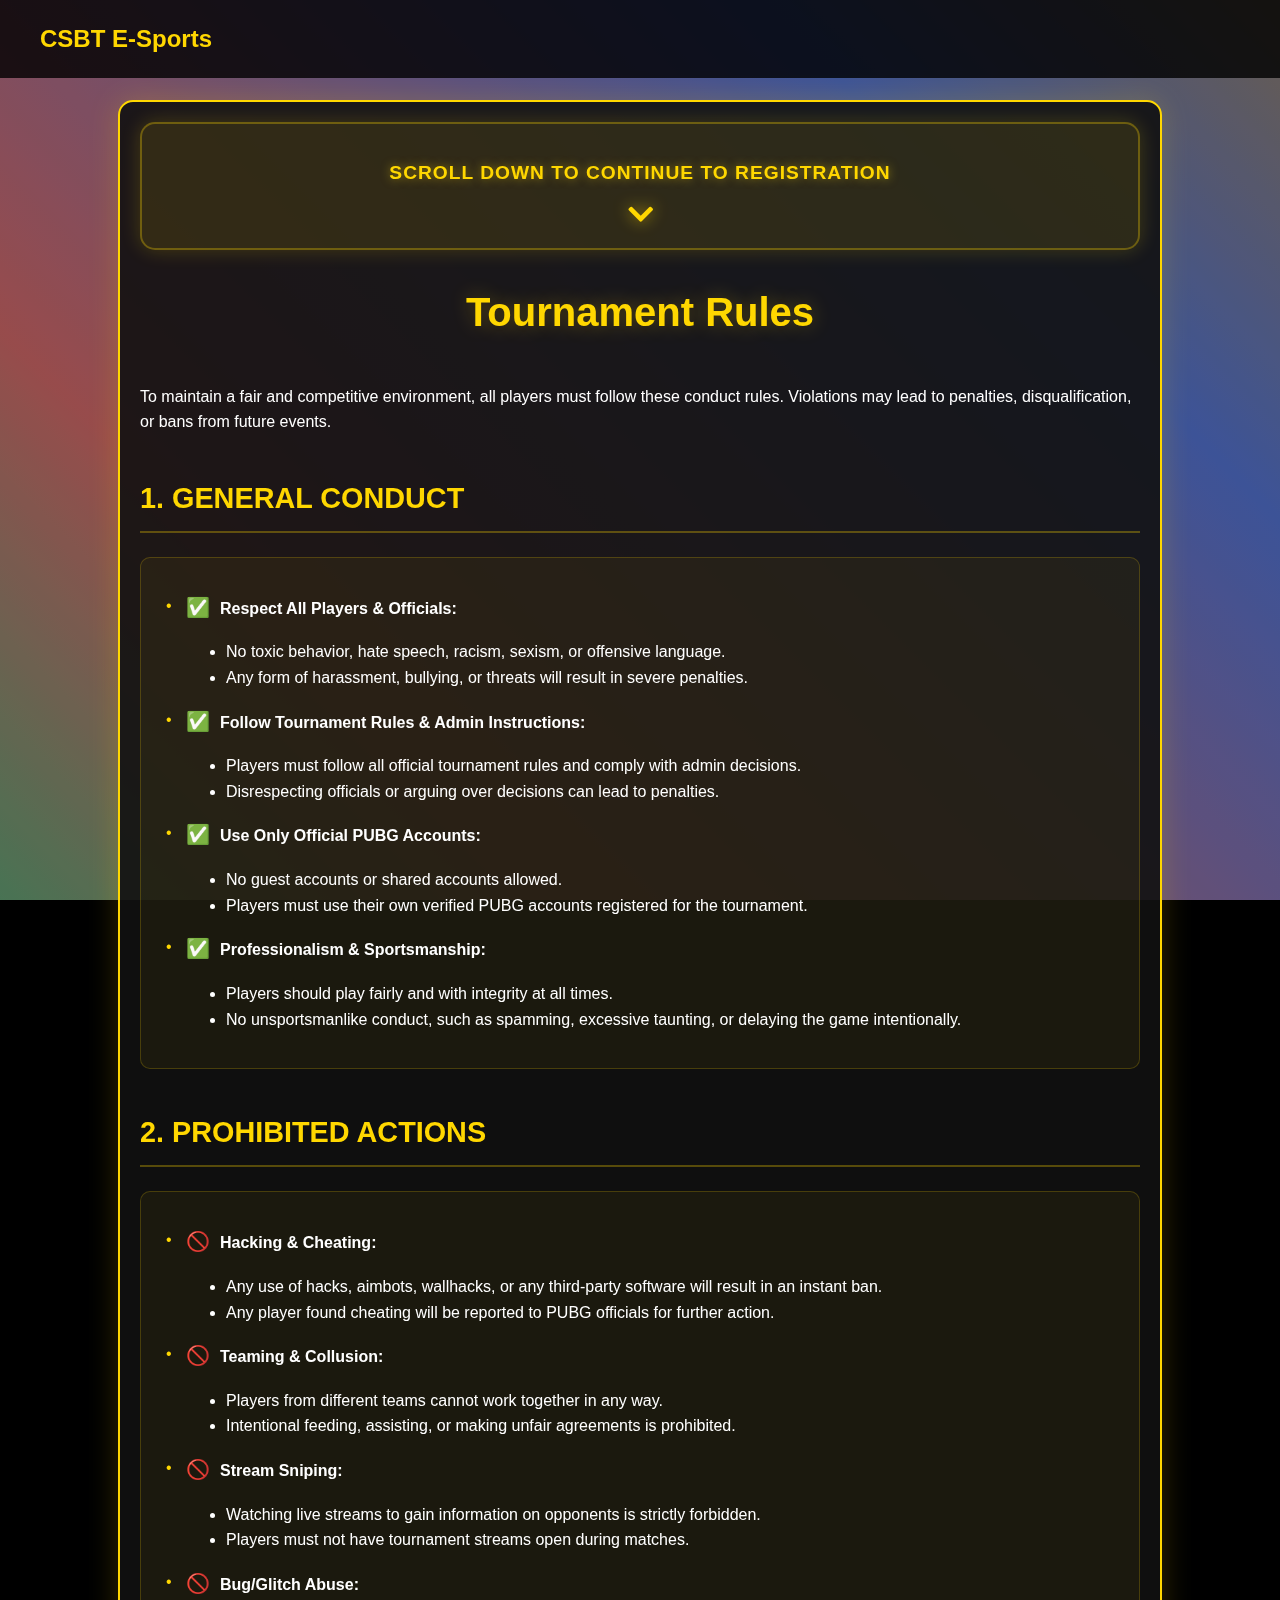
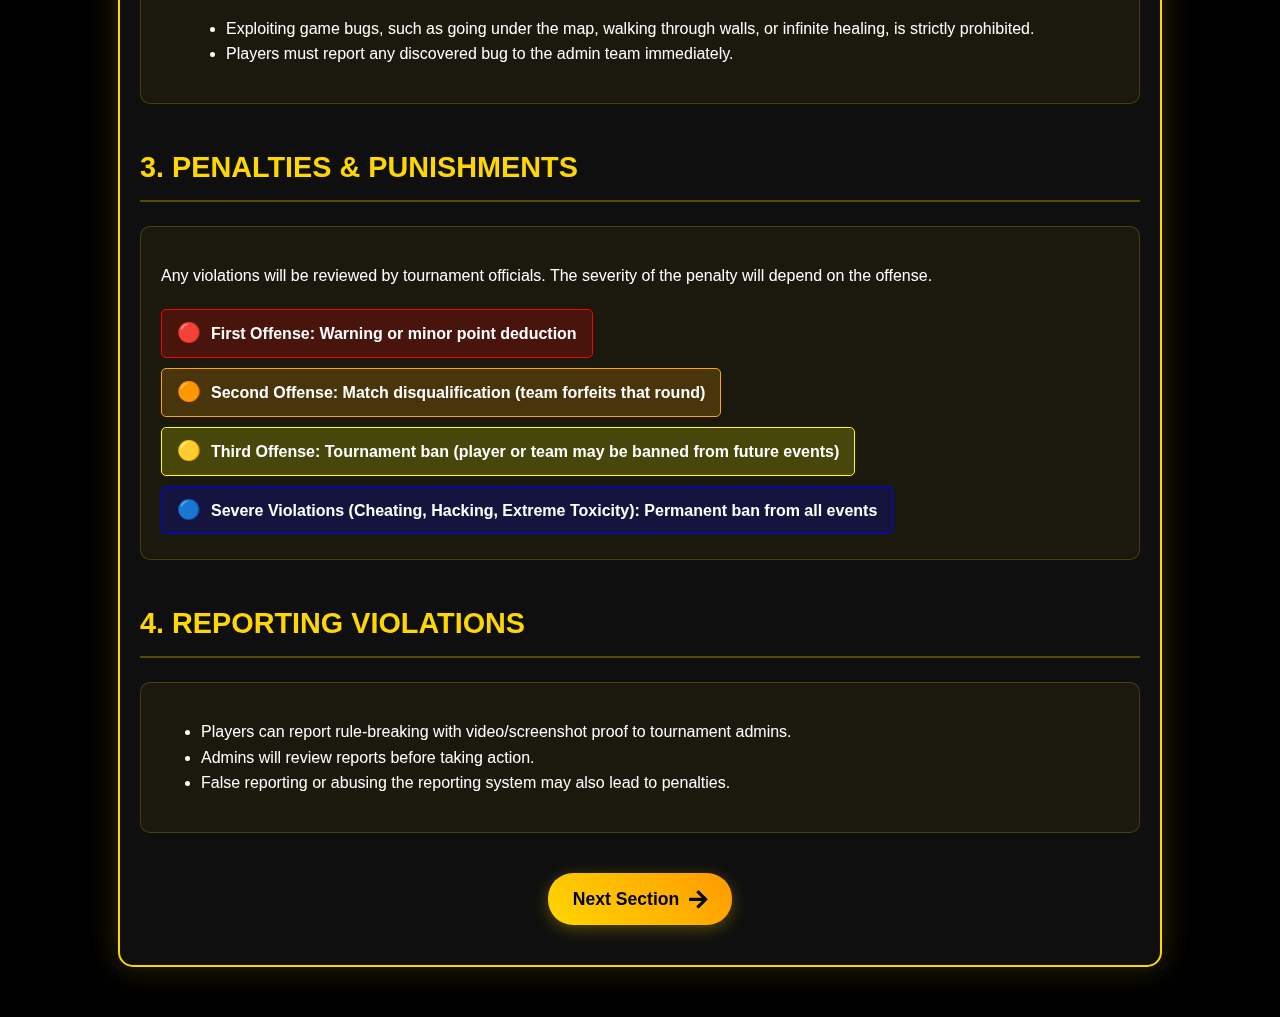
<file: info1.html>
<!DOCTYPE html>
<html lang="en">
<head>
    <meta charset="UTF-8">
    <meta name="viewport" content="width=device-width, initial-scale=1.0">
    <title>Player Conduct & Fair Play Rules - CSBT E-Sports</title>
    <link rel="stylesheet" href="https://cdnjs.cloudflare.com/ajax/libs/font-awesome/5.15.4/css/all.min.css">
    <style>
        body {
            margin: 0;
            font-family: 'Arial', sans-serif;
            background: #000;
            color: #fff;
            line-height: 1.6;
        }

        .navbar {
            position: fixed;
            top: 0;
            width: 100%;
            padding: 20px 0;
            background: rgba(0, 0, 0, 0.8);
            z-index: 1000;
        }

        .nav-content {
            max-width: 1200px;
            margin: 0 auto;
            display: flex;
            justify-content: space-between;
            align-items: center;
            padding: 0 20px;
        }

        .logo {
            color: #ffd700;
            font-size: 24px;
            font-weight: bold;
            text-decoration: none;
        }

        .content-container {
            max-width: 1000px;
            margin: 100px auto 50px;
            padding: 20px;
            background: rgba(17, 17, 17, 0.9);
            border-radius: 15px;
            border: 2px solid #ffd700;
            box-shadow: 0 0 30px rgba(255, 215, 0, 0.2);
        }

        h1 {
            color: #ffd700;
            text-align: center;
            font-size: 2.5em;
            margin-bottom: 40px;
            text-shadow: 0 0 20px rgba(255, 215, 0, 0.3);
        }

        h2 {
            color: #ffd700;
            font-size: 1.8em;
            margin-top: 40px;
            padding-bottom: 10px;
            border-bottom: 2px solid rgba(255, 215, 0, 0.3);
        }

        .rule-section {
            background: rgba(255, 215, 0, 0.05);
            padding: 20px;
            margin: 20px 0;
            border-radius: 10px;
            border: 1px solid rgba(255, 215, 0, 0.2);
        }

        .rule-item {
            margin: 15px 0;
            padding-left: 25px;
            position: relative;
        }

        .rule-item::before {
            content: '•';
            color: #ffd700;
            position: absolute;
            left: 5px;
        }

        .penalty-level {
            display: inline-block;
            padding: 8px 15px;
            border-radius: 5px;
            margin: 5px 0;
            font-weight: bold;
        }

        .level-1 { background: rgba(255, 0, 0, 0.2); border: 1px solid #ff0000; }
        .level-2 { background: rgba(255, 165, 0, 0.2); border: 1px solid #ffa500; }
        .level-3 { background: rgba(255, 255, 0, 0.2); border: 1px solid #ffff00; }
        .level-4 { background: rgba(0, 0, 255, 0.2); border: 1px solid #0000ff; }

        .emoji-icon {
            font-size: 1.2em;
            margin-right: 10px;
        }

        @media (max-width: 768px) {
            .content-container {
                margin: 80px 15px 30px;
                padding: 12px;
            }

            h1 { 
                font-size: 1.8em;
                margin-bottom: 25px;
            }
            
            h2 { 
                font-size: 1.4em;
                margin-top: 25px;
            }
            
            .rule-section {
                padding: 12px;
                margin: 15px 0;
            }
            
            .rule-item {
                margin: 10px 0;
                padding-left: 20px;
            }
            
            .rule-item ul {
                padding-left: 15px;
                margin: 5px 0;
            }
            
            .rule-item li {
                font-size: 0.9em;
                margin: 5px 0;
            }
            
            .penalty-level {
                padding: 6px 12px;
                margin: 4px 0;
                font-size: 0.9em;
            }
            
            .emoji-icon {
                font-size: 1em;
                margin-right: 8px;
            }
            
            p {
                font-size: 0.95em;
                margin: 10px 0;
            }
        }

        /* Even smaller screens */
        @media (max-width: 480px) {
            .content-container {
                margin: 70px 10px 20px;
                padding: 10px;
            }
            
            h1 {
                font-size: 1.6em;
                margin-bottom: 20px;
            }
            
            h2 {
                font-size: 1.3em;
                margin-top: 20px;
            }
            
            .rule-section {
                padding: 10px;
                margin: 12px 0;
            }
            
            .rule-item {
                margin: 8px 0;
            }
            
            .rule-item li {
                font-size: 0.85em;
            }
            
            .penalty-level {
                padding: 5px 10px;
                font-size: 0.85em;
                display: block;
                margin: 8px 0;
            }
            
            p {
                font-size: 0.9em;
            }
        }

        /* Optimize navbar for mobile */
        @media (max-width: 768px) {
            .navbar {
                padding: 12px 0;
            }
            
            .nav-content {
                padding: 0 15px;
            }
            
            .logo {
                font-size: 20px;
            }
        }

        .animated-bg {
            position: fixed;
            top: 0;
            left: 0;
            width: 100%;
            height: 100%;
            z-index: -2;
            background: linear-gradient(
                45deg,
                #000000,
                #ff1a75,  /* ब्राइटर पिंक */
                #00ff99,  /* ब्राइटर ग्रीन */
                #ff8080,  /* ब्राइटर रेड */
                #668cff,  /* ब्राइटर ब्लू */
                #ffaa00,  /* ब्राइटर ऑरेंज */
                #b366ff,  /* ब्राइटर पर्पल */
                #33ffff,  /* ब्राइटर साइयन */
                #000000
            );
            background-size: 400% 400%;
            animation: gradientBG 10s ease infinite;
            opacity: 0.7;
        }

        .bg-overlay {
            position: fixed;
            top: 0;
            left: 0;
            width: 100%;
            height: 100%;
            z-index: -1;
            background: rgba(0, 0, 0, 0.15);
        }

        /* Down Arrow Button Styles */
        .scroll-down {
            position: fixed;
            bottom: 20px;
            right: 20px;
            background: linear-gradient(45deg, #ffd700, #ff9900);
            width: 45px;
            height: 45px;
            border-radius: 50%;
            display: flex;
            justify-content: center;
            align-items: center;
            cursor: pointer;
            box-shadow: 0 2px 10px rgba(255, 215, 0, 0.3);
            z-index: 1000;
            border: none;
            transition: all 0.3s ease;
            opacity: 0;
            visibility: hidden;
        }

        .scroll-down.visible {
            opacity: 1;
            visibility: visible;
        }

        .scroll-down:hover {
            transform: translateY(-3px);
            box-shadow: 0 4px 15px rgba(255, 215, 0, 0.4);
        }

        .scroll-down i {
            color: #000;
            font-size: 20px;
        }

        /* Mobile optimization for scroll button */
        @media (max-width: 768px) {
            .scroll-down {
                width: 40px;
                height: 40px;
                bottom: 15px;
                right: 15px;
            }

            .scroll-down i {
                font-size: 18px;
            }
        }

        /* Next Button Styles */
        .next-button-container {
            text-align: center;
            margin: 40px 0 20px;
        }

        .next-button {
            display: inline-flex;
            align-items: center;
            padding: 12px 25px;
            background: linear-gradient(45deg, #ffd700, #ff9900);
            color: #000;
            text-decoration: none;
            border-radius: 25px;
            font-weight: bold;
            transition: all 0.3s ease;
            border: none;
            cursor: pointer;
            font-size: 1.1em;
            box-shadow: 0 4px 15px rgba(255, 215, 0, 0.3);
        }

        .next-button:hover {
            transform: translateY(-3px);
            box-shadow: 0 6px 20px rgba(255, 215, 0, 0.4);
        }

        .next-button i {
            margin-left: 10px;
            font-size: 1.2em;
        }

        /* Mobile optimization for next button */
        @media (max-width: 768px) {
            .next-button-container {
                margin: 30px 0 15px;
            }

            .next-button {
                padding: 10px 20px;
                font-size: 1em;
                width: 80%;
                justify-content: center;
            }
        }

        @media (max-width: 480px) {
            .next-button {
                width: 90%;
                padding: 12px 15px;
            }
        }

        @keyframes gradientBG {
            0% {
                background-position: 0% 50%;
            }
            50% {
                background-position: 100% 50%;
            }
            100% {
                background-position: 0% 50%;
            }
        }

        @keyframes bounce {
            0%, 20%, 50%, 80%, 100% {
                transform: translateY(0);
            }
            40% {
                transform: translateY(-20px);
            }
            60% {
                transform: translateY(-10px);
            }
        }

        /* Smooth Scrolling */
        html {
            scroll-behavior: smooth;
            scroll-padding-top: 80px; /* For fixed header */
        }

        /* For Safari and older browsers */
        @media screen and (-webkit-min-device-pixel-ratio: 0) {
            html {
                scroll-behavior: auto;
            }
            body {
                scroll-behavior: smooth;
            }
        }

        /* Disable smooth scrolling for users who prefer reduced motion */
        @media (prefers-reduced-motion: reduce) {
            html {
                scroll-behavior: auto;
            }
        }
    </style>
</head>
<body>
    <div class="animated-bg"></div>
    <div class="bg-overlay"></div>
    
    <!-- Down Arrow Button -->
    <button class="scroll-down" id="scrollDown" aria-label="Scroll down">
        <i class="fas fa-chevron-down"></i>
    </button>

    <nav class="navbar">
        <div class="nav-content">
            <a href="index.html" class="logo">CSBT E-Sports</a>
        </div>
    </nav>

    <div class="content-container">
        <!-- Scroll Down Message -->
        <div style="
            text-align: center; 
            margin-bottom: 30px;
            padding: 15px;
            background: rgba(255, 215, 0, 0.1);
            border-radius: 15px;
            border: 2px solid rgba(255, 215, 0, 0.3);
            box-shadow: 0 0 20px rgba(255, 215, 0, 0.2);
        ">
            <p style="
                color: #ffd700; 
                font-size: 1.2em; 
                margin-bottom: 12px;
                text-transform: uppercase;
                letter-spacing: 1px;
                font-weight: bold;
                text-shadow: 0 0 10px rgba(255, 215, 0, 0.5);
            ">Scroll down to continue to registration</p>
            <div style="animation: bounce 2s infinite;">
                <i class="fas fa-chevron-down" style="
                    color: #ffd700; 
                    font-size: 1.8em;
                    text-shadow: 0 0 15px rgba(255, 215, 0, 0.7);
                "></i>
            </div>
        </div>

        <h1>Tournament Rules</h1>
        
        <p>To maintain a fair and competitive environment, all players must follow these conduct rules. Violations may lead to penalties, disqualification, or bans from future events.</p>

        <h2>1. GENERAL CONDUCT</h2>
        <div class="rule-section">
            <div class="rule-item">
                <strong><span class="emoji-icon">✅</span>Respect All Players & Officials:</strong>
                <ul>
                    <li>No toxic behavior, hate speech, racism, sexism, or offensive language.</li>
                    <li>Any form of harassment, bullying, or threats will result in severe penalties.</li>
                </ul>
            </div>

            <div class="rule-item">
                <strong><span class="emoji-icon">✅</span>Follow Tournament Rules & Admin Instructions:</strong>
                <ul>
                    <li>Players must follow all official tournament rules and comply with admin decisions.</li>
                    <li>Disrespecting officials or arguing over decisions can lead to penalties.</li>
                </ul>
            </div>

            <div class="rule-item">
                <strong><span class="emoji-icon">✅</span>Use Only Official PUBG Accounts:</strong>
                <ul>
                    <li>No guest accounts or shared accounts allowed.</li>
                    <li>Players must use their own verified PUBG accounts registered for the tournament.</li>
                </ul>
            </div>

            <div class="rule-item">
                <strong><span class="emoji-icon">✅</span>Professionalism & Sportsmanship:</strong>
                <ul>
                    <li>Players should play fairly and with integrity at all times.</li>
                    <li>No unsportsmanlike conduct, such as spamming, excessive taunting, or delaying the game intentionally.</li>
                </ul>
            </div>
        </div>

        <h2>2. PROHIBITED ACTIONS</h2>
        <div class="rule-section">
            <div class="rule-item">
                <strong><span class="emoji-icon">🚫</span>Hacking & Cheating:</strong>
                <ul>
                    <li>Any use of hacks, aimbots, wallhacks, or any third-party software will result in an instant ban.</li>
                    <li>Any player found cheating will be reported to PUBG officials for further action.</li>
                </ul>
            </div>

            <div class="rule-item">
                <strong><span class="emoji-icon">🚫</span>Teaming & Collusion:</strong>
                <ul>
                    <li>Players from different teams cannot work together in any way.</li>
                    <li>Intentional feeding, assisting, or making unfair agreements is prohibited.</li>
                </ul>
            </div>

            <div class="rule-item">
                <strong><span class="emoji-icon">🚫</span>Stream Sniping:</strong>
                <ul>
                    <li>Watching live streams to gain information on opponents is strictly forbidden.</li>
                    <li>Players must not have tournament streams open during matches.</li>
                </ul>
            </div>

            <div class="rule-item">
                <strong><span class="emoji-icon">🚫</span>Bug/Glitch Abuse:</strong>
                <ul>
                    <li>Exploiting game bugs, such as going under the map, walking through walls, or infinite healing, is strictly prohibited.</li>
                    <li>Players must report any discovered bug to the admin team immediately.</li>
                </ul>
            </div>
        </div>

        <h2>3. PENALTIES & PUNISHMENTS</h2>
        <div class="rule-section">
            <p>Any violations will be reviewed by tournament officials. The severity of the penalty will depend on the offense.</p>
            
            <div class="penalty-level level-1">
                <span class="emoji-icon">🔴</span>First Offense: Warning or minor point deduction
            </div>
            <div class="penalty-level level-2">
                <span class="emoji-icon">🟠</span>Second Offense: Match disqualification (team forfeits that round)
            </div>
            <div class="penalty-level level-3">
                <span class="emoji-icon">🟡</span>Third Offense: Tournament ban (player or team may be banned from future events)
            </div>
            <div class="penalty-level level-4">
                <span class="emoji-icon">🔵</span>Severe Violations (Cheating, Hacking, Extreme Toxicity): Permanent ban from all events
            </div>
        </div>

        <h2>4. REPORTING VIOLATIONS</h2>
        <div class="rule-section">
            <ul>
                <li>Players can report rule-breaking with video/screenshot proof to tournament admins.</li>
                <li>Admins will review reports before taking action.</li>
                <li>False reporting or abusing the reporting system may also lead to penalties.</li>
            </ul>
        </div>

        <!-- Next Button -->
        <div class="next-button-container">
            <a href="info2.html" class="next-button">
                Next Section
                <i class="fas fa-arrow-right"></i>
            </a>
        </div>
    </div>

    <script>
        // Scroll Down Button Functionality
        const scrollDownBtn = document.getElementById('scrollDown');
        
        // Show/hide button based on scroll position
        window.addEventListener('scroll', () => {
            if (window.pageYOffset > 300) {
                scrollDownBtn.classList.add('visible');
            } else {
                scrollDownBtn.classList.remove('visible');
            }
            
            // Hide button when near bottom of page
            if ((window.innerHeight + window.pageYOffset) >= document.body.offsetHeight - 100) {
                scrollDownBtn.classList.remove('visible');
            }
        });
        
        // Smooth scroll functionality
        scrollDownBtn.addEventListener('click', () => {
            const currentPosition = window.pageYOffset;
            const targetPosition = currentPosition + window.innerHeight;
            
            window.scrollTo({
                top: targetPosition,
                behavior: 'smooth'
            });
        });

        // Smooth scroll for all links
        document.addEventListener('DOMContentLoaded', function() {
            const links = document.querySelectorAll('a[href^="#"]');
            
            links.forEach(link => {
                link.addEventListener('click', function(e) {
                    e.preventDefault();
                    
                    const targetId = this.getAttribute('href');
                    const targetElement = document.querySelector(targetId);
                    
                    if (targetElement) {
                        targetElement.scrollIntoView({
                            behavior: 'smooth',
                            block: 'start'
                        });
                    }
                });
            });

            // Smooth scroll for the scroll down button
            const scrollDownBtn = document.getElementById('scrollDown');
            if (scrollDownBtn) {
                scrollDownBtn.addEventListener('click', function() {
                    window.scrollBy({
                        top: window.innerHeight,
                        behavior: 'smooth'
                    });
                });
            }
        });
    </script>
</body>
</html>
</file>
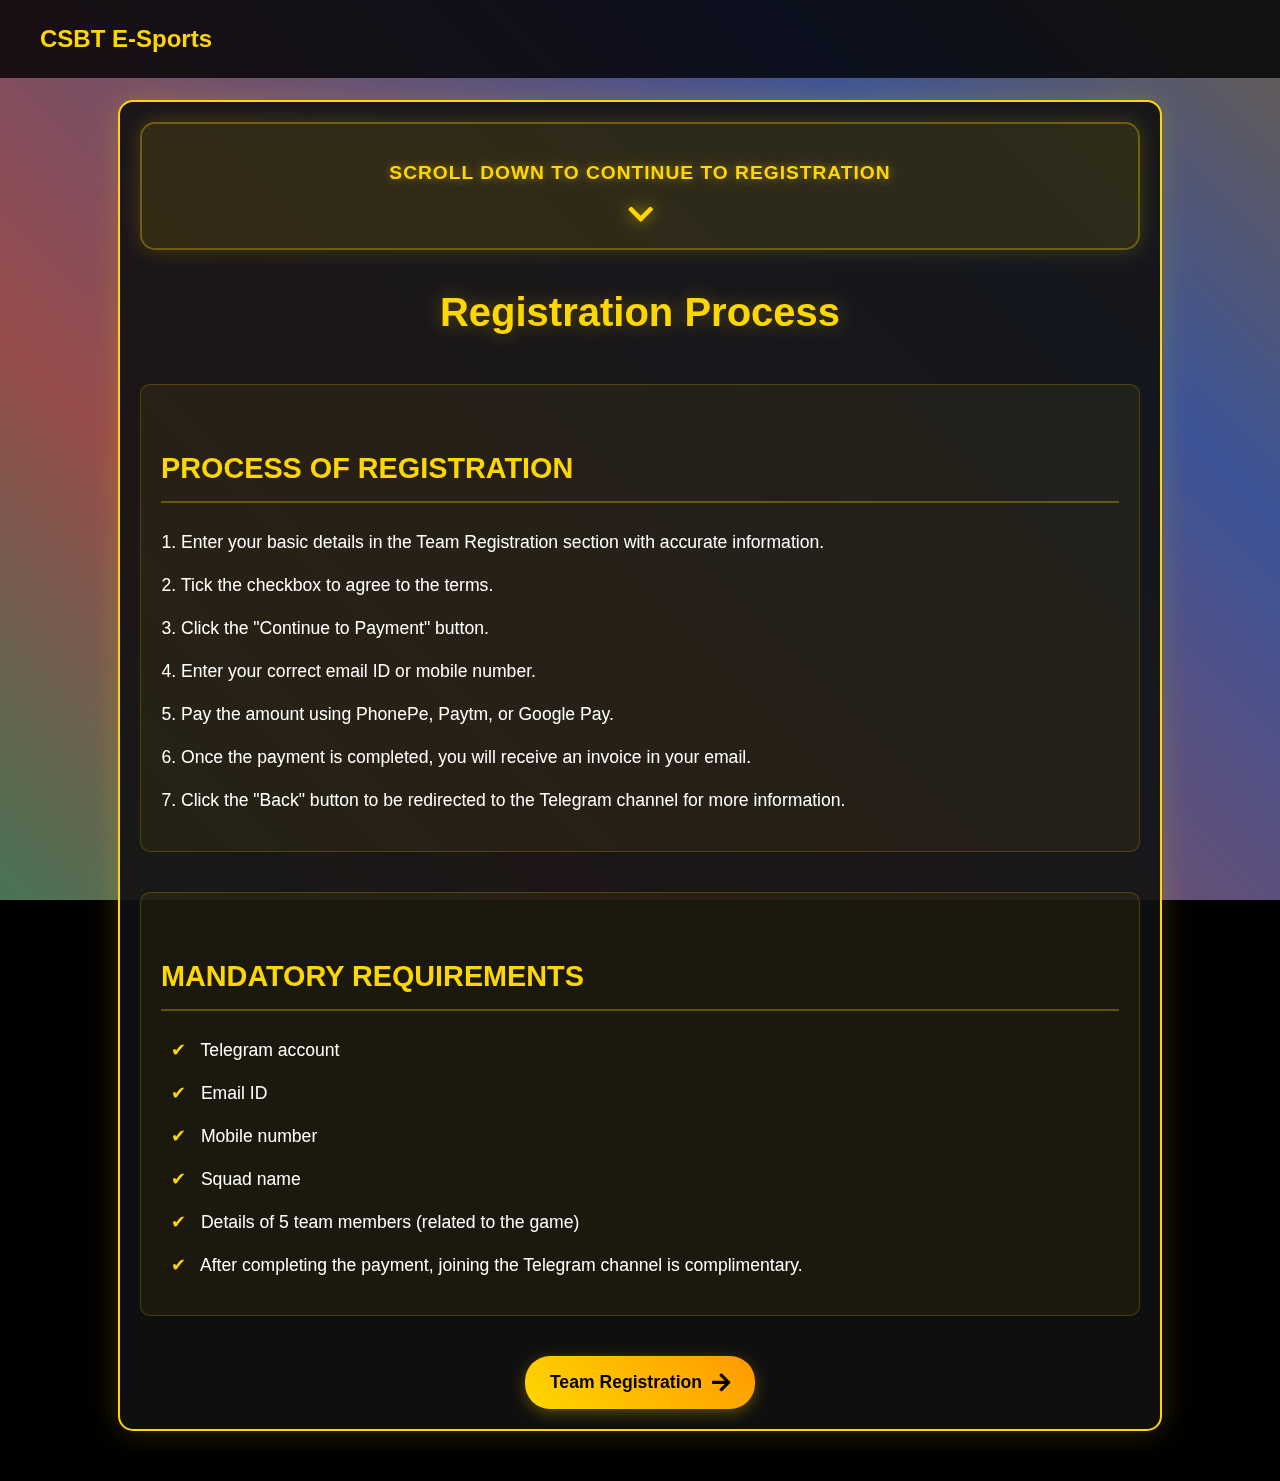
<file: info2.html>
<!DOCTYPE html>
<html lang="en">
<head>
    <meta charset="UTF-8">
    <meta name="viewport" content="width=device-width, initial-scale=1.0">
    <title>CSBT E-Sports Tournament</title>
    <link rel="stylesheet" href="https://cdnjs.cloudflare.com/ajax/libs/font-awesome/5.15.4/css/all.min.css">
    <style>
        /* Same basic styles as info1.html */
        body {
            margin: 0;
            font-family: 'Arial', sans-serif;
            background: #000;
            color: #fff;
            line-height: 1.6;
        }

        .navbar {
            position: fixed;
            top: 0;
            width: 100%;
            padding: 20px 0;
            background: rgba(0, 0, 0, 0.8);
            z-index: 1000;
        }

        .nav-content {
            max-width: 1200px;
            margin: 0 auto;
            display: flex;
            justify-content: space-between;
            align-items: center;
            padding: 0 20px;
        }

        .logo {
            color: #ffd700;
            font-size: 24px;
            font-weight: bold;
            text-decoration: none;
        }

        .content-container {
            max-width: 1000px;
            margin: 100px auto 50px;
            padding: 20px;
            background: rgba(17, 17, 17, 0.9);
            border-radius: 15px;
            border: 2px solid #ffd700;
            box-shadow: 0 0 30px rgba(255, 215, 0, 0.2);
        }

        h1 {
            color: #ffd700;
            text-align: center;
            font-size: 2.5em;
            margin-bottom: 40px;
            text-shadow: 0 0 20px rgba(255, 215, 0, 0.3);
        }

        h2 {
            color: #ffd700;
            font-size: 1.8em;
            margin-top: 40px;
            padding-bottom: 10px;
            border-bottom: 2px solid rgba(255, 215, 0, 0.3);
        }

        .rule-section {
            background: rgba(255, 215, 0, 0.05);
            padding: 20px;
            margin: 20px 0;
            border-radius: 10px;
            border: 1px solid rgba(255, 215, 0, 0.2);
        }

        /* Navigation buttons */
        .nav-buttons {
            display: flex;
            justify-content: space-between;
            margin-top: 40px;
        }

        .nav-button {
            display: inline-flex;
            align-items: center;
            padding: 12px 25px;
            background: linear-gradient(45deg, #ffd700, #ff9900);
            color: #000;
            text-decoration: none;
            border-radius: 25px;
            font-weight: bold;
            transition: all 0.3s ease;
            border: none;
            cursor: pointer;
            font-size: 1.1em;
            box-shadow: 0 4px 15px rgba(255, 215, 0, 0.3);
        }

        .nav-button:hover {
            transform: translateY(-3px);
            box-shadow: 0 6px 20px rgba(255, 215, 0, 0.4);
        }

        .nav-button i {
            font-size: 1.2em;
        }

        .nav-button.prev i {
            margin-right: 10px;
        }

        .nav-button.next i {
            margin-left: 10px;
        }

        /* Mobile optimization */
        @media (max-width: 768px) {
            .content-container {
                margin: 70px 12px 20px;
                padding: 12px;
            }

            h1 { 
                font-size: 1.8em; 
                margin-bottom: 25px;
            }
            
            h2 { 
                font-size: 1.3em;
                margin-bottom: 15px !important;
            }

            .rule-section {
                padding: 15px;
                margin: 15px 0;
            }

            .nav-buttons {
                flex-direction: column;
                gap: 12px;
                margin-top: 25px;
                padding: 0 10px;
            }

            .nav-button {
                width: auto;
                justify-content: center;
                padding: 10px 20px;
                font-size: 1em;
                white-space: nowrap;
                max-width: 100%;
                box-sizing: border-box;
            }

            .nav-button.next {
                display: flex;
                align-items: center;
                justify-content: center;
                text-align: center;
                margin: 0 auto;
                width: 90%;
            }

            /* Process of Registration mobile styles */
            .rule-section ol {
                padding-left: 15px;
            }

            .rule-section ol li {
                font-size: 0.95em !important;
                margin-bottom: 12px !important;
                line-height: 1.4;
            }

            /* Mandatory Requirements mobile styles */
            .rule-section ul {
                padding-left: 5px;
            }

            .rule-section ul li {
                font-size: 0.95em !important;
                margin-bottom: 12px !important;
                line-height: 1.4;
            }

            .rule-section ul li span {
                margin-right: 8px;
            }
        }

        /* Even smaller screens */
        @media (max-width: 480px) {
            .content-container {
                margin: 65px 10px 15px;
                padding: 10px;
            }

            h1 { 
                font-size: 1.6em; 
                margin-bottom: 20px;
            }

            h2 { 
                font-size: 1.2em;
                margin-bottom: 12px !important;
            }

            .rule-section {
                padding: 12px;
                margin: 12px 0;
            }

            .rule-section ol li,
            .rule-section ul li {
                font-size: 0.9em !important;
                margin-bottom: 10px !important;
            }

            .nav-button {
                padding: 8px 16px;
                font-size: 0.95em;
            }

            .nav-button.next {
                width: 95%;
                font-size: 0.9em;
            }

            .nav-button i {
                font-size: 1em;
            }
        }

        .animated-bg {
            position: fixed;
            top: 0;
            left: 0;
            width: 100%;
            height: 100%;
            z-index: -2;
            background: linear-gradient(
                45deg,
                #000000,
                #ff1a75,  /* ब्राइटर पिंक */
                #00ff99,  /* ब्राइटर ग्रीन */
                #ff8080,  /* ब्राइटर रेड */
                #668cff,  /* ब्राइटर ब्लू */
                #ffaa00,  /* ब्राइटर ऑरेंज */
                #b366ff,  /* ब्राइटर पर्पल */
                #33ffff,  /* ब्राइटर साइयन */
                #000000
            );
            background-size: 400% 400%;
            animation: gradientBG 10s ease infinite;
            opacity: 0.7;
        }

        .bg-overlay {
            position: fixed;
            top: 0;
            left: 0;
            width: 100%;
            height: 100%;
            z-index: -1;
            background: rgba(0, 0, 0, 0.15);
        }

        @keyframes gradientBG {
            0% {
                background-position: 0% 50%;
            }
            50% {
                background-position: 100% 50%;
            }
            100% {
                background-position: 0% 50%;
            }
        }

        @keyframes bounce {
            0%, 20%, 50%, 80%, 100% {
                transform: translateY(0);
            }
            40% {
                transform: translateY(-20px);
            }
            60% {
                transform: translateY(-10px);
            }
        }

        /* Smooth Scrolling */
        html {
            scroll-behavior: smooth;
            scroll-padding-top: 80px; /* For fixed header */
        }

        /* For Safari and older browsers */
        @media screen and (-webkit-min-device-pixel-ratio: 0) {
            html {
                scroll-behavior: auto;
            }
            body {
                scroll-behavior: smooth;
            }
        }

        /* Disable smooth scrolling for users who prefer reduced motion */
        @media (prefers-reduced-motion: reduce) {
            html {
                scroll-behavior: auto;
            }
        }
    </style>
</head>
<body>
    <div class="animated-bg"></div>
    <div class="bg-overlay"></div>
    
    <nav class="navbar">
        <div class="nav-content">
            <a href="index.html" class="logo">CSBT E-Sports</a>
        </div>
    </nav>

    <div class="content-container">
        <!-- Scroll Down Message -->
        <div style="
            text-align: center; 
            margin-bottom: 30px;
            padding: 15px;
            background: rgba(255, 215, 0, 0.1);
            border-radius: 15px;
            border: 2px solid rgba(255, 215, 0, 0.3);
            box-shadow: 0 0 20px rgba(255, 215, 0, 0.2);
        ">
            <p style="
                color: #ffd700; 
                font-size: 1.2em; 
                margin-bottom: 12px;
                text-transform: uppercase;
                letter-spacing: 1px;
                font-weight: bold;
                text-shadow: 0 0 10px rgba(255, 215, 0, 0.5);
            ">Scroll down to continue to registration</p>
            <div style="animation: bounce 2s infinite;">
                <i class="fas fa-chevron-down" style="
                    color: #ffd700; 
                    font-size: 1.8em;
                    text-shadow: 0 0 15px rgba(255, 215, 0, 0.7);
                "></i>
            </div>
        </div>

        <h1>Registration Process</h1>
        
        <!-- Registration Process Section -->
        <div class="rule-section">
            <h2 style="color: #ffd700; margin-bottom: 25px;">PROCESS OF REGISTRATION</h2>
            <ol style="list-style-type: decimal; padding-left: 20px;">
                <li style="color: #fff; margin-bottom: 15px; font-size: 1.1em;">Enter your basic details in the Team Registration section with accurate information.</li>
                <li style="color: #fff; margin-bottom: 15px; font-size: 1.1em;">Tick the checkbox to agree to the terms.</li>
                <li style="color: #fff; margin-bottom: 15px; font-size: 1.1em;">Click the "Continue to Payment" button.</li>
                <li style="color: #fff; margin-bottom: 15px; font-size: 1.1em;">Enter your correct email ID or mobile number.</li>
                <li style="color: #fff; margin-bottom: 15px; font-size: 1.1em;">Pay the amount using PhonePe, Paytm, or Google Pay.</li>
                <li style="color: #fff; margin-bottom: 15px; font-size: 1.1em;">Once the payment is completed, you will receive an invoice in your email.</li>
                <li style="color: #fff; margin-bottom: 15px; font-size: 1.1em;">Click the "Back" button to be redirected to the Telegram channel for more information.</li>
            </ol>
        </div>

        <!-- Mandatory Requirements Section -->
        <div class="rule-section" style="margin-top: 40px;">
            <h2 style="color: #ffd700; margin-bottom: 25px;">MANDATORY REQUIREMENTS</h2>
            <ul style="list-style: none; padding-left: 10px;">
                <li style="color: #fff; margin-bottom: 15px; font-size: 1.1em;">
                    <span style="color: #ffd700; margin-right: 10px;">✔</span> Telegram account
                </li>
                <li style="color: #fff; margin-bottom: 15px; font-size: 1.1em;">
                    <span style="color: #ffd700; margin-right: 10px;">✔</span> Email ID
                </li>
                <li style="color: #fff; margin-bottom: 15px; font-size: 1.1em;">
                    <span style="color: #ffd700; margin-right: 10px;">✔</span> Mobile number
                </li>
                <li style="color: #fff; margin-bottom: 15px; font-size: 1.1em;">
                    <span style="color: #ffd700; margin-right: 10px;">✔</span> Squad name
                </li>
                <li style="color: #fff; margin-bottom: 15px; font-size: 1.1em;">
                    <span style="color: #ffd700; margin-right: 10px;">✔</span> Details of 5 team members (related to the game)
                </li>
                <li style="color: #fff; margin-bottom: 15px; font-size: 1.1em;">
                    <span style="color: #ffd700; margin-right: 10px;">✔</span> After completing the payment, joining the Telegram channel is complimentary.
                </li>
            </ul>
        </div>

        <!-- Navigation buttons -->
        <div class="nav-buttons" style="justify-content: center;">
            <a href="Registration.html" class="nav-button next">
                Team Registration
                <i class="fas fa-arrow-right"></i>
            </a>
        </div>
    </div>

    <script>
        // Smooth scroll for all links
        document.addEventListener('DOMContentLoaded', function() {
            const links = document.querySelectorAll('a[href^="#"]');
            
            links.forEach(link => {
                link.addEventListener('click', function(e) {
                    e.preventDefault();
                    
                    const targetId = this.getAttribute('href');
                    const targetElement = document.querySelector(targetId);
                    
                    if (targetElement) {
                        targetElement.scrollIntoView({
                            behavior: 'smooth',
                            block: 'start'
                        });
                    }
                });
            });
        });
    </script>
</body>
</html>
</file>
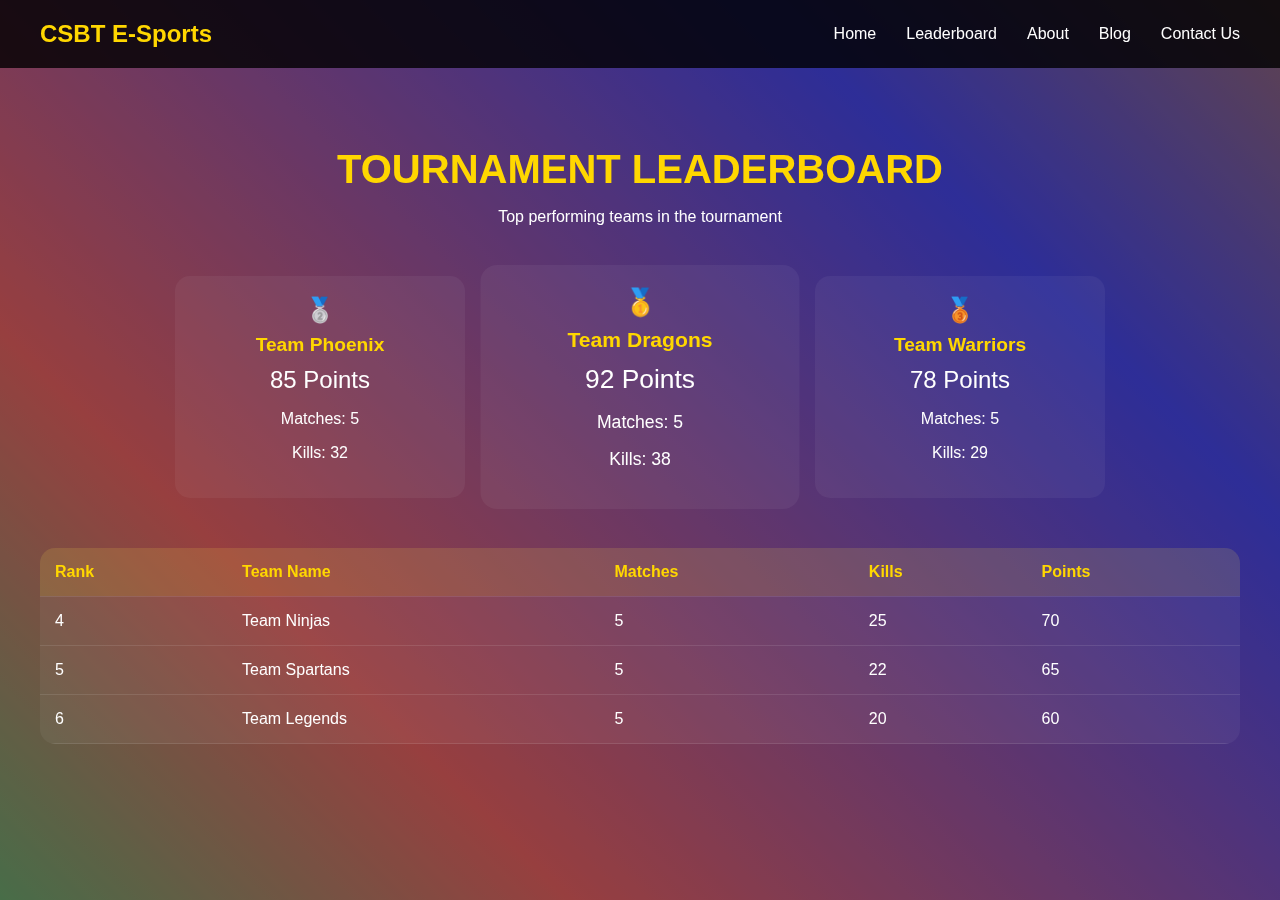
<file: leaderboard.html>
<!DOCTYPE html>
<html lang="hi">
<head>
    <meta charset="UTF-8">
    <meta name="viewport" content="width=device-width, initial-scale=1.0">
    <title>Leaderboard - CSBT E-Sports Tournament</title>
    <link rel="stylesheet" href="https://cdnjs.cloudflare.com/ajax/libs/font-awesome/5.15.4/css/all.min.css">
    <style>
        /* मुख्य स्टाइल्स */
        body {
            margin: 0;
            font-family: 'Arial', sans-serif;
            background: #000;
            color: #fff;
        }

        /* लीडरबोर्ड सेक्शन */
        .leaderboard-section {
            padding: 120px 20px 60px;
            max-width: 1200px;
            margin: 0 auto;
        }

        .leaderboard-header {
            text-align: center;
            margin-bottom: 50px;
        }

        .leaderboard-title {
            color: #ffd700;
            font-size: 2.5em;
            margin-bottom: 15px;
            text-transform: uppercase;
        }

        /* टॉप 3 टीम्स */
        .top-teams {
            display: flex;
            justify-content: center;
            gap: 30px;
            margin-bottom: 50px;
            flex-wrap: wrap;
        }

        .team-card {
            background: rgba(255, 255, 255, 0.05);
            border-radius: 15px;
            padding: 20px;
            text-align: center;
            width: 250px;
            position: relative;
            transition: transform 0.3s ease;
        }

        .team-card:hover {
            transform: translateY(-5px);
        }

        .rank-badge {
            font-size: 24px;
            margin-bottom: 10px;
        }

        .team-name {
            color: #ffd700;
            font-size: 1.2em;
            margin: 10px 0;
        }

        .team-points {
            color: #fff;
            font-size: 1.5em;
            margin: 10px 0;
        }

        /* लीडरबोर्ड टेबल */
        .leaderboard-table {
            width: 100%;
            border-collapse: collapse;
            margin-top: 30px;
            background: rgba(255, 255, 255, 0.05);
            border-radius: 15px;
            overflow: hidden;
        }

        .leaderboard-table th,
        .leaderboard-table td {
            padding: 15px;
            text-align: left;
            border-bottom: 1px solid rgba(255, 255, 255, 0.1);
        }

        .leaderboard-table th {
            background: rgba(255, 215, 0, 0.1);
            color: #ffd700;
            font-weight: bold;
        }

        .leaderboard-table tr:hover {
            background: rgba(255, 215, 0, 0.05);
        }

        /* रेस्पॉन्सिव डिज़ाइन */
        @media (max-width: 768px) {
            .leaderboard-section {
                padding: 100px 15px 40px;
            }

            .team-card {
                width: 100%;
                max-width: 300px;
            }

            .leaderboard-table {
                display: block;
                overflow-x: auto;
            }
        }

        /* नेविगेशन स्टाइल्स */
        .navbar {
            position: fixed;
            top: 0;
            width: 100%;
            padding: 20px 0;
            background: rgba(0, 0, 0, 0.8);
            z-index: 1000;
            transition: 0.3s;
        }

        .nav-content {
            max-width: 1200px;
            margin: 0 auto;
            display: flex;
            justify-content: space-between;
            align-items: center;
            padding: 0 20px;
        }

        .logo {
            color: #ffd700;
            font-size: 24px;
            font-weight: bold;
        }

        .nav-links {
            display: flex;
            gap: 30px;
        }

        .nav-links a {
            color: #fff;
            text-decoration: none;
            font-weight: 500;
            transition: 0.3s;
        }

        .nav-links a:hover {
            color: #ffd700;
        }

        /* मोबाइल मेनू स्टाइल्स */
        .mobile-menu-btn {
            display: none;
            color: #fff;
            font-size: 24px;
            cursor: pointer;
        }

        @media (max-width: 768px) {
            .mobile-menu-btn {
                display: block;
            }

            .nav-links {
                display: none;
                position: absolute;
                top: 100%;
                left: 0;
                width: 100%;
                background: rgba(0, 0, 0, 0.95);
                padding: 20px 0;
                flex-direction: column;
                align-items: center;
            }

            .nav-links.active {
                display: flex;
            }

            .nav-links a {
                padding: 15px 0;
                width: 100%;
                text-align: center;
            }
        }

        /* मुख्य स्टाइल्स */
        html {
            scroll-behavior: smooth;
        }

        /* एनिमेटेड बैकग्राउंड के लिए स्टाइल्स */
        .animated-bg {
            position: fixed;
            top: 0;
            left: 0;
            width: 100%;
            height: 100%;
            z-index: -2;
            background: linear-gradient(
                45deg,
                #000000,
                #ff0055,
                #00ff88,
                #ff6b6b,
                #4d4dff,
                #ff9900,
                #9900ff,
                #00ffff,
                #000000
            );
            background-size: 400% 400%;
            animation: gradientBG 10s ease infinite;
            opacity: 0.85;
        }

        .bg-overlay {
            position: fixed;
            top: 0;
            left: 0;
            width: 100%;
            height: 100%;
            z-index: -1;
            background: rgba(0, 0, 0, 0.3);
        }

        @keyframes gradientBG {
            0% {
                background-position: 0% 50%;
            }
            50% {
                background-position: 100% 50%;
            }
            100% {
                background-position: 0% 50%;
            }
        }
    </style>
</head>
<body>
    <!-- नेविगेशन बार -->
    <nav class="navbar">
        <div class="nav-content">
            <div class="logo">CSBT E-Sports</div>
            <div class="mobile-menu-btn">
                <i class="fas fa-bars"></i>
            </div>
            <div class="nav-links">
                <a href="index.html">Home</a>
                <a href="leaderboard.html">Leaderboard</a>
                <a href="about.html">About</a>
                <a href="blog.html">Blog</a>
                <a href="index.html#footer">Contact Us</a>
            </div>
        </div>
    </nav>

    <!-- लीडरबोर्ड सेक्शन -->
    <section class="leaderboard-section">
        <div class="leaderboard-header">
            <h1 class="leaderboard-title">Tournament Leaderboard</h1>
            <p>Top performing teams in the tournament</p>
        </div>

        <!-- टॉप 3 टीम्स -->
        <div class="top-teams">
            <!-- 2nd Place -->
            <div class="team-card">
                <div class="rank-badge">🥈</div>
                <h3 class="team-name">Team Phoenix</h3>
                <p class="team-points">85 Points</p>
                <p>Matches: 5</p>
                <p>Kills: 32</p>
            </div>

            <!-- 1st Place -->
            <div class="team-card" style="transform: scale(1.1);">
                <div class="rank-badge">🥇</div>
                <h3 class="team-name">Team Dragons</h3>
                <p class="team-points">92 Points</p>
                <p>Matches: 5</p>
                <p>Kills: 38</p>
            </div>

            <!-- 3rd Place -->
            <div class="team-card">
                <div class="rank-badge">🥉</div>
                <h3 class="team-name">Team Warriors</h3>
                <p class="team-points">78 Points</p>
                <p>Matches: 5</p>
                <p>Kills: 29</p>
            </div>
        </div>

        <!-- लीडरबोर्ड टेबल -->
        <table class="leaderboard-table">
            <thead>
                <tr>
                    <th>Rank</th>
                    <th>Team Name</th>
                    <th>Matches</th>
                    <th>Kills</th>
                    <th>Points</th>
                </tr>
            </thead>
            <tbody>
                <tr>
                    <td>4</td>
                    <td>Team Ninjas</td>
                    <td>5</td>
                    <td>25</td>
                    <td>70</td>
                </tr>
                <tr>
                    <td>5</td>
                    <td>Team Spartans</td>
                    <td>5</td>
                    <td>22</td>
                    <td>65</td>
                </tr>
                <tr>
                    <td>6</td>
                    <td>Team Legends</td>
                    <td>5</td>
                    <td>20</td>
                    <td>60</td>
                </tr>
                <!-- और टीम्स जोड़ें -->
            </tbody>
        </table>
    </section>

    <!-- फुटर यहाँ कॉपी करें -->

    <div class="animated-bg"></div>
    <div class="bg-overlay"></div>

    <script>
        window.onload = function() {
            window.scrollTo(0, 0);
        }

        const mobileMenuBtn = document.querySelector('.mobile-menu-btn');
        const navLinks = document.querySelector('.nav-links');

        mobileMenuBtn.addEventListener('click', () => {
            navLinks.classList.toggle('active');
        });

        // नेविगेशन बार स्क्रॉल इफेक्ट
        window.addEventListener('scroll', function() {
            const navbar = document.querySelector('.navbar');
            if (window.scrollY > 50) {
                navbar.style.background = 'rgba(0, 0, 0, 0.9)';
                navbar.style.padding = '15px 0';
            } else {
                navbar.style.background = 'rgba(0, 0, 0, 0.8)';
                navbar.style.padding = '20px 0';
            }
        });
    </script>
</body>
</html>
</file>
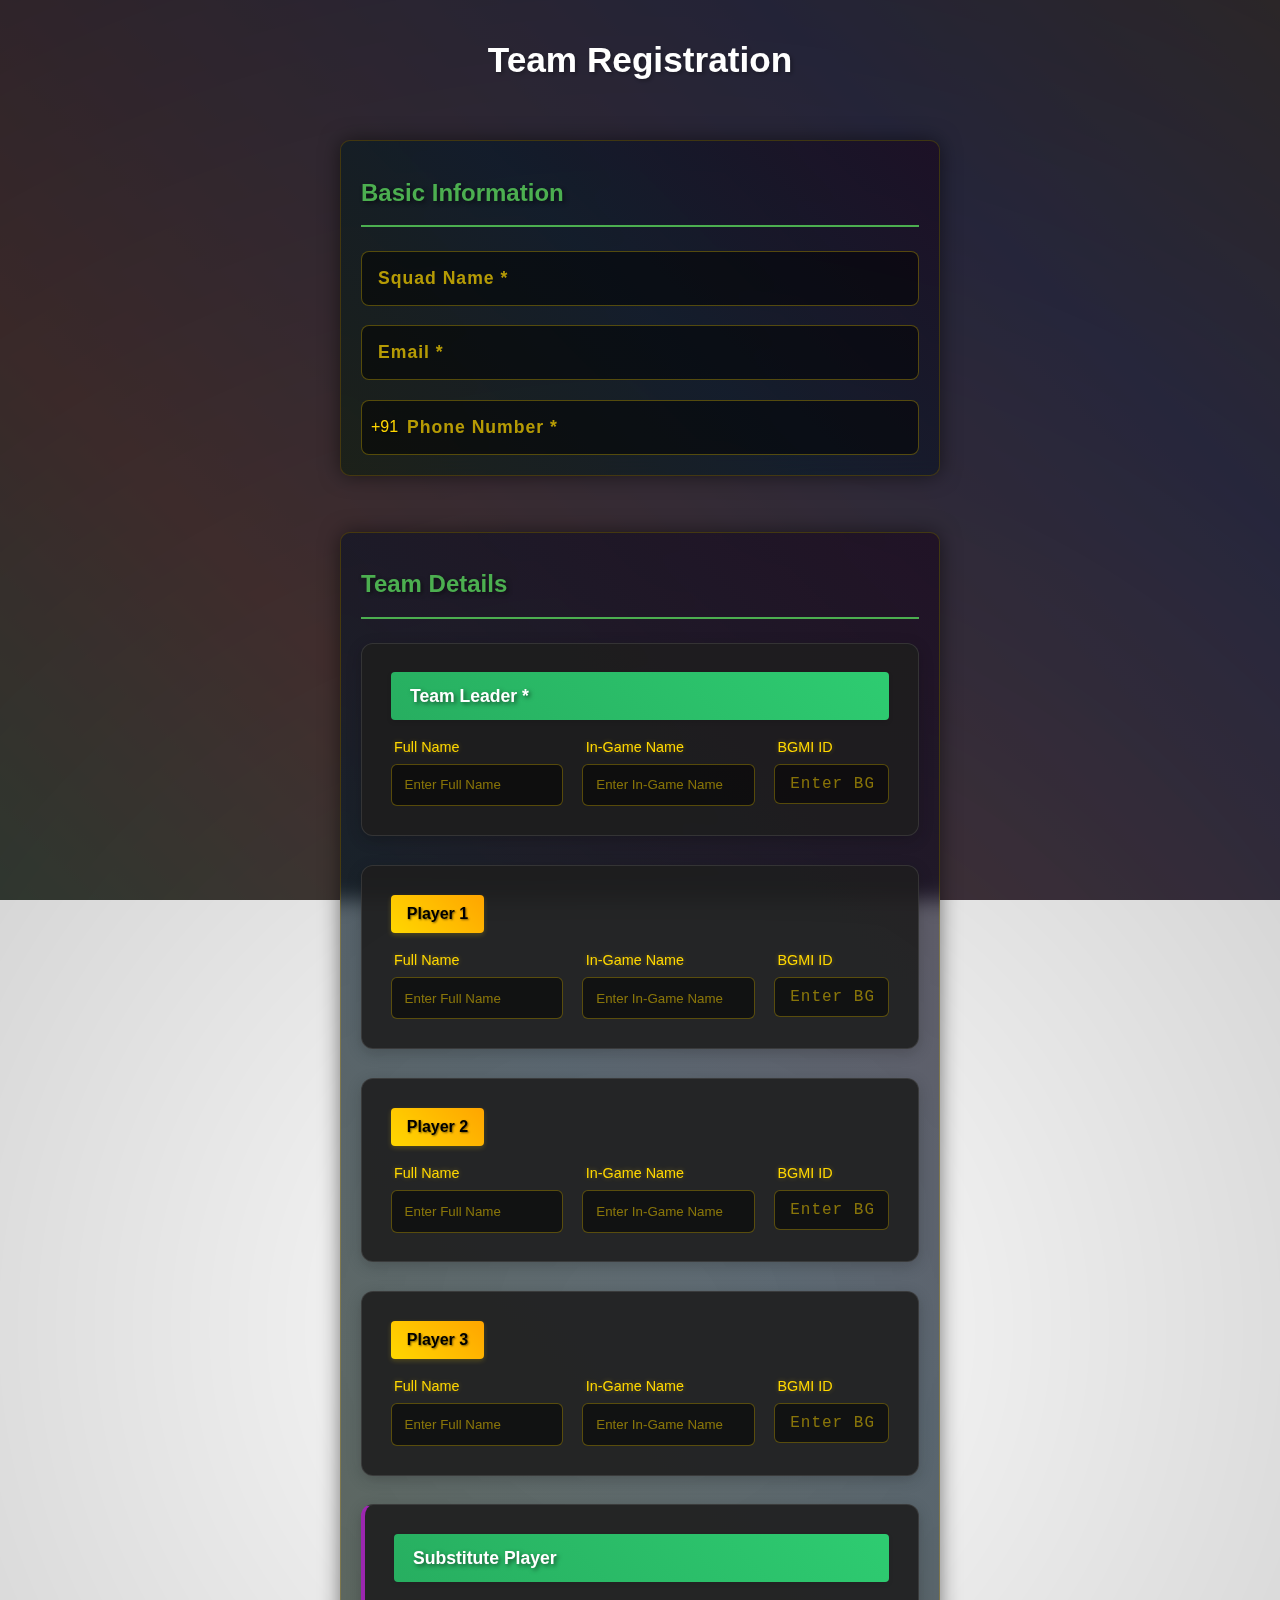
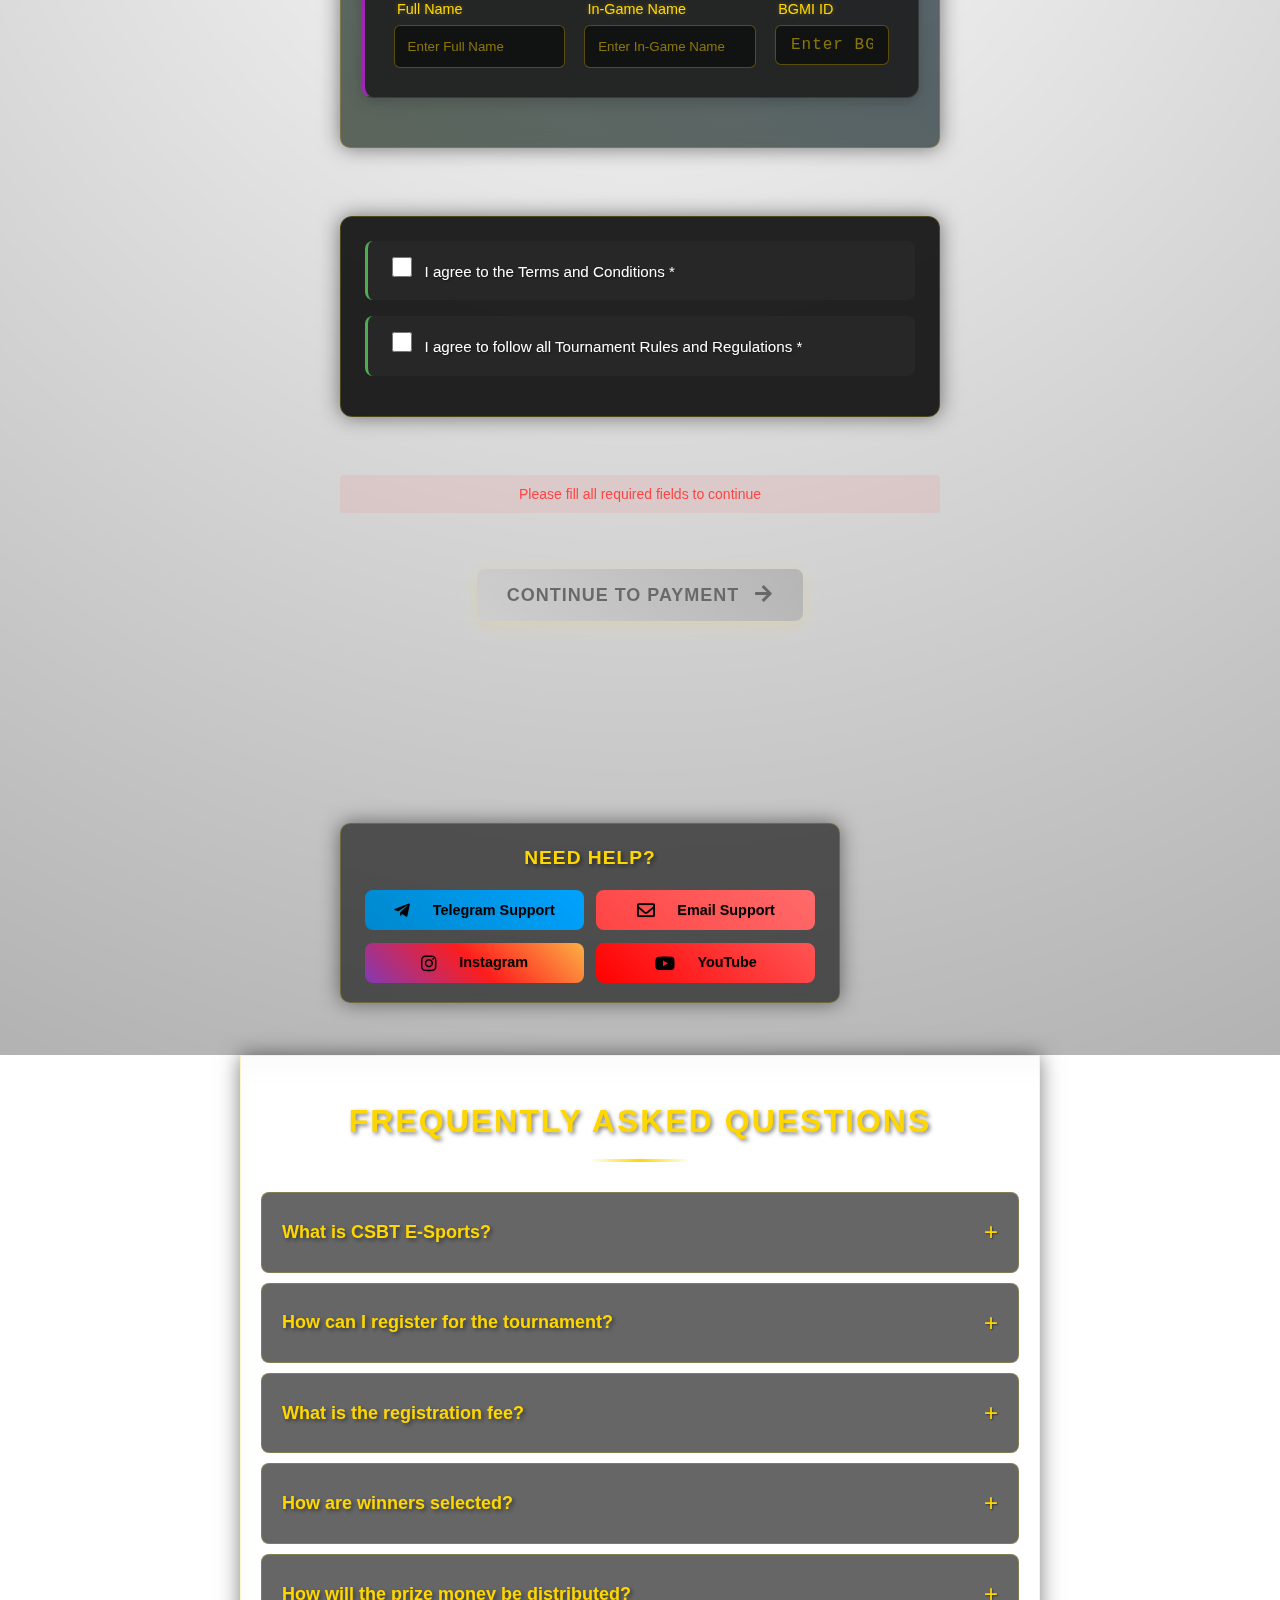
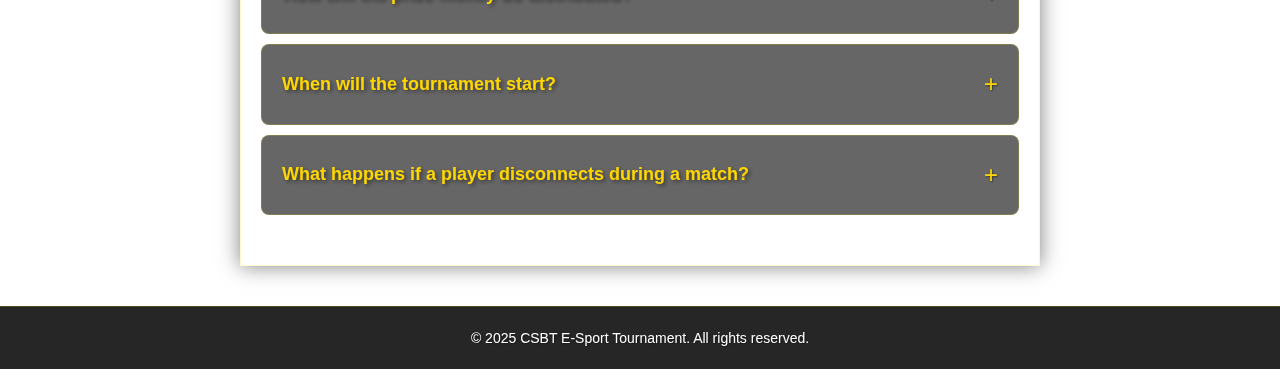
<file: Registration.html>
<!DOCTYPE html>
<html lang="hi">
<head>
    <meta charset="UTF-8">
    <meta name="viewport" content="width=device-width, initial-scale=1.0">
    <title>CSBT E-Sports Tournament</title>
    <link rel="stylesheet" href="styles.css">
    <link rel="stylesheet" href="https://cdnjs.cloudflare.com/ajax/libs/font-awesome/5.15.4/css/all.min.css">
    <style>
        /* Add this at the beginning of your style section */
        
        body {
            margin: 0;
            padding: 0;
            min-height: 100vh;
            background: transparent;  /* बॉडी का बैकग्राउंड ट्रांसपेरेंट करें */
            position: relative;
            z-index: 1;
        }

        /* एनिमेटेड बैकग्राउंड के लिए स्टाइल्स */
        .animated-bg {
            position: fixed;
            top: 0;
            left: 0;
            width: 100%;
            height: 100%;
            z-index: -2;
            background: linear-gradient(
                45deg,
                #000000,
                #ff0055,  /* पिंक */
                #00ff88,  /* नीयन ग्रीन */
                #ff6b6b,  /* लाइट रेड */
                #4d4dff,  /* ब्लू */
                #ff9900,  /* ऑरेंज */
                #9900ff,  /* पर्पल */
                #00ffff,  /* साइयन */
                #000000
            );
            background-size: 400% 400%;
            animation: gradientBG 10s ease infinite;
            opacity: 0.5;  /* 0.85 से 0.5 कर दिया */
        }

        @keyframes gradientBG {
            0% {
                background-position: 0% 50%;
            }
            50% {
                background-position: 100% 50%;
            }
            100% {
                background-position: 0% 50%;
            }
        }

        /* ओवरले को और डार्क किया */
        .bg-overlay {
            position: fixed;
            top: 0;
            left: 0;
            width: 100%;
            height: 100%;
            z-index: -1;
            background: rgba(0, 0, 0, 0.7);  /* 0.3 से 0.7 कर दिया */
        }

        .error-message {
            color: red;
            font-size: 14px;
            margin-top: 5px;
            display: none;
        }
        
        .input-field {
            margin-bottom: 15px;
        }
        
        input.error {
            border: 1px solid red;
        }

        /* मोबाइल डिवाइसेस के लिए मीडिया क्वेरीज़ */
        @media screen and (max-width: 768px) {
            /* रजिस्ट्रेशन फॉर्म के लिए */
            .registration-box {
                padding: 15px;
                margin: 10px 0;
            }

            .form-group {
                flex-direction: column;
            }

            .form-group input {
                width: 100%;
                margin: 5px 0;
            }

            /* प्लेयर इनफॉर्मेशन के लिए */
            .player-fields {
                flex-direction: column;
            }

            .input-group {
                width: 100%;
                margin: 5px 0;
            }

            /* मोडल्स के लिए */
            .modal-content {
                width: 95%;
                margin: 10px auto;
                padding: 15px;
            }

            .term-item {
                padding: 12px;
                margin-bottom: 15px;
            }

            .term-content h4 {
                font-size: 15px;
            }

            .term-content p {
                font-size: 14px;
            }

            /* स्क्रॉलबार स्टाइलिंग */
            .modal-body::-webkit-scrollbar {
                width: 6px;
            }

            .modal-body::-webkit-scrollbar-track {
                background: rgba(255, 255, 255, 0.1);
            }

            .modal-body::-webkit-scrollbar-thumb {
                background: #ffd700;
                border-radius: 3px;
            }

            /* कॉन्टैक्ट सेक्शन के लिए */
            .contact-options {
                flex-direction: column;
                gap: 10px;
            }

            .contact-btn {
                width: 100%;
                margin: 5px 0;
            }

            /* हेडिंग्स के लिए */
            h2 {
                font-size: 24px;
                margin: 15px 0;
            }

            h3 {
                font-size: 20px;
            }

            h4 {
                font-size: 18px;
            }

            /* चेकबॉक्स ग्रुप के लिए */
            .terms-section {
                padding: 10px;
            }

            .checkbox-group {
                margin: 10px 0;
            }

            /* सबमिट बटन के लिए */
            button[type="submit"] {
                width: 100%;
                padding: 12px;
                font-size: 16px;
            }

            /* नीड हेल्प सेक्शन के लिए अपडेटेड स्टाइल्स */
            .need-help {
                padding: 12px;
                margin: 8px;
            }

            .need-help h3 {
                font-size: 18px;
                margin: 8px 0;
            }

            .contact-btn {
                padding: 8px 15px;
                font-size: 14px;
                margin: 4px 0;
            }

            .contact-btn i {
                font-size: 16px;
                margin-right: 8px;
            }

            .phone-input-container {
                margin: 5px 0;
            }

            .section-spacing {
                margin: 40px 0;
            }

            input[placeholder="Enter BGMI ID"] {
                font-size: 14px;
                padding: 8px 12px;
            }
        }

        /* छोटे मोबाइल डिवाइसेस के लिए एक्स्ट्रा एडजस्टमेंट्स */
        @media screen and (max-width: 480px) {
            .modal-content {
                width: 95%;
                padding: 10px;
                font-size: 13px;
            }

            .modal-content h2 {
                font-size: 18px;
            }

            .modal-content h3 {
                font-size: 16px;
            }

            .term-content h4 {
                font-size: 14px;
            }

            .rules-list li,
            .awards-list li,
            .term-content p {
                font-size: 12px;
            }

            .term-number {
                min-width: 20px;
                height: 20px;
                font-size: 11px;
            }

            .close {
                font-size: 22px;
            }

            .player-info {
                padding: 10px;
            }

            .rules-list li, 
            .awards-list li {
                font-size: 13px;
                margin: 5px 0;
            }

            .term-content {
                font-size: 14px;
            }

            .hero-content h1 {
                font-size: 24px;
            }

            .hero-content p {
                font-size: 16px;
            }

            /* बैकग्राउंड वीडियो एडजस्टमेंट */
            .registration-video-background {
                height: 100%;
                position: fixed;
            }

            .video-overlay {
                background: rgba(0, 0, 0, 0.4); /* Changed from 0.6 to 0.4 for a clearer background */
            }

            .need-help {
                padding: 10px;
                margin: 6px;
            }

            .need-help h3 {
                font-size: 16px;
                margin: 6px 0;
            }

            .contact-btn {
                padding: 6px 12px;
                font-size: 13px;
                margin: 3px 0;
            }

            .contact-btn i {
                font-size: 15px;
                margin-right: 6px;
            }

            .section-spacing {
                margin: 30px 0;
            }
        }

        /* मोडल स्टाइल्स - मुख्य स्टाइल्स को मीडिया क्वेरी से पहले रखें */
        .modal {
            position: fixed;
            top: 0;
            left: 0;
            width: 100%;
            height: 100%;
            background-color: rgba(0, 0, 0, 0.8);
            z-index: 1000;
            display: none;
        }

        .modal-content {
            background-color: #1a1a1a;
            color: #fff;
            position: relative;
            width: 90%;
            max-width: 800px;
            margin: 20px auto;
            padding: 20px;
            border-radius: 8px;
        }

        .modal-body {
            padding: 15px;
            max-height: 75vh;
            overflow-y: auto;
        }

        .term-item {
            display: flex;
            gap: 15px;
            margin-bottom: 20px;
            background-color: rgba(255, 255, 255, 0.05);
            padding: 15px;
            border-radius: 8px;
            width: 100%;
        }

        .term-number {
            background-color: #ffd700;
            color: #000;
            min-width: 25px;
            height: 25px;
            border-radius: 50%;
            display: flex;
            align-items: center;
            justify-content: center;
            font-weight: bold;
            flex-shrink: 0;
        }

        .term-content {
            flex: 1;
            min-width: 0;
            width: calc(100% - 40px); /* नंबर के लिए स्पेस छोड़कर बाकी पूरी विड्थ */
        }

        .term-content h4 {
            color: #ffd700;
            font-size: 16px;
            margin-bottom: 8px;
            word-wrap: break-word;
        }

        .term-content p {
            margin: 0;
            line-height: 1.5;
            word-wrap: break-word;
            overflow-wrap: break-word;
            white-space: normal; /* टेक्स्ट को नई लाइन में जाने दें */
            width: 100%;
        }

        .rules-list li, 
        .awards-list li {
            margin: 8px 0;
            line-height: 1.5;
        }

        .close {
            position: sticky;
            top: 10px;
            right: 10px;
            float: right;
            color: #ffd700;
            font-size: 28px;
            font-weight: bold;
            cursor: pointer;
            z-index: 2;
        }

        .numbered-list {
            width: 100%;
            padding-right: 15px; /* स्क्रॉलबार के लिए स्पेस */
        }

        #formErrorMessage {
            color: #ff4444;
            font-size: 14px;
            font-weight: 500;
            padding: 8px;
            border-radius: 4px;
            background-color: rgba(255, 68, 68, 0.1);
            margin: 15px 0;
        }

        .phone-input-container {
            position: relative;
            display: flex;
            align-items: center;
            width: 100%;
        }

        .phone-prefix {
            position: absolute;
            left: 10px;
            color: #ffd700;
            font-weight: 500;
            z-index: 1;
        }

        .phone-input-container input[type="tel"] {
            padding-left: 45px !important;
            width: 100%;
        }

        .email-input-container {
            position: relative;
            width: 100%;
        }

        .email-input-container .error-message {
            display: none;
            color: #ff4444;
            font-size: 14px;
            margin-top: 5px;
        }

        .email-input-container input.error {
            border-color: #ff4444;
        }

        .contact-btn {
            /* मौजूदा स्टाइल्स रहेंगे */
            transition: all 0.3s ease;
        }

        /* टेलीग्राम बटन */
        .contact-btn.telegram {
            background: linear-gradient(45deg, #0088cc, #00a2ff);
            border: none;
        }
        .contact-btn.telegram:hover {
            background: linear-gradient(45deg, #00a2ff, #0088cc);
            transform: translateY(-2px);
        }

        /* ईमेल बटन */
        .contact-btn.email {
            background: linear-gradient(45deg, #ff4444, #ff6b6b);
            border: none;
        }
        .contact-btn.email:hover {
            background: linear-gradient(45deg, #ff6b6b, #ff4444);
            transform: translateY(-2px);
        }

        /* इंस्टाग्राम बटन */
        .contact-btn.instagram {
            background: linear-gradient(45deg, #833ab4, #fd1d1d, #fcb045);
            border: none;
        }
        .contact-btn.instagram:hover {
            background: linear-gradient(45deg, #fcb045, #fd1d1d, #833ab4);
            transform: translateY(-2px);
        }

        /* यूट्यूब बटन */
        .contact-btn.youtube {
            background: linear-gradient(45deg, #ff0000, #ff5555);
            border: none;
        }
        .contact-btn.youtube:hover {
            background: linear-gradient(45deg, #ff5555, #ff0000);
            transform: translateY(-2px);
        }

        /* आइकन्स के लिए एक्स्ट्रा स्टाइल्स */
        .contact-btn i {
            font-size: 18px;
            margin-right: 10px;
            transition: transform 0.3s ease;
        }

        .contact-btn:hover i {
            transform: scale(1.1);
        }

        .section-spacing {
            margin: 60px 0;  /* ऊपर और नीचे 60px की स्पेसिंग */
        }

        /* इनपुट फील्ड्स के लिए स्टाइल */
        input {
            transition: all 0.3s ease;
        }

        /* जब यूजर टाइप करे तो टेक्स्ट का कलर */
        input:not(:placeholder-shown) {
            color: #ffd700; /* सुनहरा रंग */
            font-weight: 500;
        }

        /* फोकस के समय बॉर्डर कलर */
        input:focus {
            border-color: #ffd700;
            box-shadow: 0 0 5px rgba(255, 215, 0, 0.3);
        }

        /* फोन नंबर प्रीफिक्स के साथ मैच करने के लिए */
        .phone-input-container input[type="tel"]:not(:placeholder-shown) {
            color: #ffd700;
        }

        /* चेकबॉक्स के लिए स्टाइल */
        input[type="checkbox"]:checked + label {
            color: #ffd700;
        }

        /* एरर स्टेट में कलर नहीं बदलेगा */
        input.error:not(:placeholder-shown) {
            color: #ff4444;
        }

        /* Continue to Payment बटन के लिए नए स्टाइल्स */
        button[type="submit"] {
            background: linear-gradient(45deg, #ffd700, #ffb700);
            color: #000;
            font-weight: 600;
            font-size: 18px;
            padding: 15px 30px;
            border: none;
            border-radius: 8px;
            cursor: pointer;
            transition: all 0.3s ease;
            text-transform: uppercase;
            letter-spacing: 1px;
            position: relative;
            overflow: hidden;
            width: auto;
            display: block;
            margin: 30px auto;
            min-width: 250px;
            box-shadow: 0 4px 15px rgba(255, 215, 0, 0.3);
        }

        button[type="submit"]:not(:disabled):hover {
            transform: translateY(-2px);
            box-shadow: 0 6px 20px rgba(255, 215, 0, 0.4);
            background: linear-gradient(45deg, #ffb700, #ffd700);
        }

        button[type="submit"]:not(:disabled):active {
            transform: translateY(1px);
        }

        button[type="submit"] i {
            margin-left: 10px;
            transition: transform 0.3s ease;
        }

        button[type="submit"]:not(:disabled):hover i {
            transform: translateX(5px);
        }

        button[type="submit"]:disabled {
            background: linear-gradient(45deg, #cccccc, #999999);
            cursor: not-allowed;
            opacity: 0.7;
        }

        /* मोबाइल के लिए रेस्पॉन्सिव स्टाइल्स */
        @media screen and (max-width: 768px) {
            button[type="submit"] {
                font-size: 16px;
                padding: 12px 25px;
                min-width: 200px;
                margin: 20px auto;
            }
        }

        /* BGMI ID इनपुट फील्ड के लिए स्टाइल्स */
        input[placeholder="Enter BGMI ID"] {
            font-family: monospace; /* फिक्स्ड-विड्थ फॉन्ट */
            letter-spacing: 1px; /* अक्षरों के बीच स्पेस */
            font-size: 16px;
            padding: 10px 15px;
            width: 100%;
            box-sizing: border-box;
        }

        /* मुख्य स्टाइल्स */
        html {
            scroll-behavior: smooth;
        }

        /* FAQ Styles */
        .faq-section {
            padding: 40px 20px;
            max-width: 800px;
            margin: 0 auto;
            position: relative;
            z-index: 1;
        }

        .faq-section h2 {
            color: #ffd700;
            text-align: center;
            font-size: 32px;
            margin-bottom: 30px;
            text-transform: uppercase;
            letter-spacing: 2px;
            text-shadow: 2px 2px 4px rgba(0, 0, 0, 0.5);
            position: relative;
            padding-bottom: 15px;
        }

        .faq-section h2::after {
            content: '';
            position: absolute;
            bottom: 0;
            left: 50%;
            transform: translateX(-50%);
            width: 100px;
            height: 3px;
            background: linear-gradient(90deg, transparent, #ffd700, transparent);
        }

        .faq-container {
            margin-top: 30px;
        }

        .faq-item {
            background: rgba(0, 0, 0, 0.7);
            border: 1px solid rgba(255, 215, 0, 0.3);
            border-radius: 8px;
            margin-bottom: 15px;
            overflow: hidden;
        }

        .faq-question {
            padding: 20px;
            cursor: pointer;
            display: flex;
            justify-content: space-between;
            align-items: center;
        }

        .faq-question h3 {
            margin: 0;
            color: #ffd700;
            font-size: 18px;
        }

        .toggle-icon {
            color: #ffd700;
            font-size: 24px;
            transition: transform 0.3s ease;
        }

        .faq-item.active .toggle-icon {
            transform: rotate(45deg);
        }

        .faq-answer {
            padding: 0 20px;
            max-height: 0;
            overflow: hidden;
            transition: max-height 0.3s ease, padding 0.3s ease;
            color: #ffffff;
            background: rgba(0, 0, 0, 0.8);
        }

        .faq-item.active .faq-answer {
            padding: 0 20px 20px;
            max-height: 200px;
        }

        .faq-answer p {
            margin: 0;
            line-height: 1.6;
            font-size: 16px;
            color: #ffffff;
            text-shadow: 1px 1px 2px rgba(0,0,0,0.5);
        }

        /* Removing all testimonials styles */
        .testimonials-section,
        .testimonials-container,
        .testimonial-card,
        .testimonial-image,
        .testimonial-content,
        .player-team,
        .testimonial-text {
            display: none;
        }

        .loading-overlay {
            display: none;
            position: fixed;
            top: 0;
            left: 0;
            width: 100%;
            height: 100%;
            background: rgba(0, 0, 0, 0.8);
            z-index: 9999;
            justify-content: center;
            align-items: center;
            flex-direction: column;
        }

        .loading-spinner {
            width: 50px;
            height: 50px;
            border: 5px solid #f3f3f3;
            border-top: 5px solid #ffd700;
            border-radius: 50%;
            animation: spin 1s linear infinite;
        }

        .loading-text {
            color: #ffd700;
            margin-top: 20px;
            font-size: 18px;
            font-weight: bold;
        }

        @keyframes spin {
            0% { transform: rotate(0deg); }
            100% { transform: rotate(360deg); }
        }

        /* सभी कंटेंट कंटेनर्स के लिए */
        .modal-content,
        .registration-box,
        .faq-section,
        .need-help,
        .terms-section {
            background: rgba(0, 0, 0, 0.85);  /* 0.7 से 0.85 कर दिया */
            backdrop-filter: blur(15px);  /* 10px से 15px कर दिया */
            border: 1px solid rgba(255, 215, 0, 0.2);
            box-shadow: 0 0 20px rgba(0, 0, 0, 0.5);
        }

        /* फॉर्म एलिमेंट्स के लिए */
        input, 
        select, 
        textarea {
            background: rgba(0, 0, 0, 0.5) !important;
            color: #ffd700 !important;
            border: 1px solid rgba(255, 215, 0, 0.3) !important;
        }

        input:focus, 
        select:focus, 
        textarea:focus {
            background: rgba(0, 0, 0, 0.7) !important;
            border-color: #ffd700 !important;
            box-shadow: 0 0 10px rgba(255, 215, 0, 0.3) !important;
        }

        /* टेक्स्ट कलर्स */
        h1, h2, h3, h4, h5, h6 {
            color: #ffd700;
            text-shadow: 2px 2px 4px rgba(0, 0, 0, 0.5);
        }

        p, label, span {
            color: #fff;
            text-shadow: 1px 1px 2px rgba(0, 0, 0, 0.5);
        }

        /* Add these styles for sections */
        section {
            position: relative;
            z-index: 1;
        }

        /* Contact section background */
        .contact {
            position: relative;
            background: transparent;
        }

        /* Registration box background */
        .registration-box {
            position: relative;
            background: rgba(0, 0, 0, 0.6);
            backdrop-filter: blur(10px);
            border: 1px solid rgba(255, 215, 0, 0.2);
            padding: 20px;
            margin: 20px 0;
            border-radius: 10px;
        }

        /* FAQ section background */
        .faq-section {
            position: relative;
            background: transparent;
        }

        .faq-item {
            background: rgba(0, 0, 0, 0.6);
            backdrop-filter: blur(10px);
            border: 1px solid rgba(255, 215, 0, 0.2);
            margin: 10px 0;
            border-radius: 8px;
        }

        /* Modal content background */
        .modal-content {
            background: rgba(0, 0, 0, 0.8);
            backdrop-filter: blur(15px);
        }

        /* Need help section background */
        .need-help {
            position: relative;
            background: rgba(0, 0, 0, 0.6);
            backdrop-filter: blur(10px);
            border: 1px solid rgba(255, 215, 0, 0.2);
            border-radius: 10px;
            margin: 20px 0;
        }

        /* Form elements background */
        input, 
        select, 
        textarea {
            background: rgba(0, 0, 0, 0.5) !important;
            color: #ffd700 !important;
            border: 1px solid rgba(255, 215, 0, 0.3) !important;
        }

        input:focus, 
        select:focus, 
        textarea:focus {
            background: rgba(0, 0, 0, 0.7) !important;
            border-color: #ffd700 !important;
            box-shadow: 0 0 10px rgba(255, 215, 0, 0.3) !important;
        }

        /* Remove any existing backgrounds */
        .video-overlay,
        .bg-video {
            display: none;
        }

        /* Update loading overlay */
        .loading-overlay {
            background: rgba(0, 0, 0, 0.9);
            backdrop-filter: blur(15px);
        }
    </style>
</head>
<body>
    <section id="contact" class="contact">
        <h2>Team Registration</h2>
        <form id="registration-form" onsubmit="return validateForm(event)">
            <!-- Basic Info Box -->
            <div class="registration-box">
                <h3>Basic Information</h3>
                <div class="form-group">
                    <input type="text" placeholder="Squad Name *" required>
                    <div class="email-input-container">
                        <input type="email" 
                               placeholder="Email *" 
                               pattern="[a-z0-9._%+-]+@[a-z0-9.-]+\.[a-z]{2,}$"
                               oninput="this.value = this.value.toLowerCase()"
                               required>
                        <div class="error-message">Please enter valid email (e.g., example@gmail.com)</div>
                    </div>
                    <div class="phone-input-container">
                        <span class="phone-prefix">+91</span>
                        <input type="tel" 
                               placeholder="Phone Number *" 
                               pattern="[0-9]{10}"
                               maxlength="10"
                               oninput="this.value = this.value.replace(/[^0-9]/g, '')"
                               onkeypress="return event.charCode >= 48 && event.charCode <= 57"
                               required>
                        <div class="error-message">Please enter valid 10 digit mobile number</div>
                    </div>
                </div>
            </div>

            <!-- Team Info Box -->
            <div class="registration-box">
                <h3>Team Details</h3>
                
                <!-- Team Leader -->
                <div class="player-info leader-info">
                    <h4>Team Leader *</h4>
                    <div class="player-fields">
                        <div class="input-group">
                            <label>Full Name</label>
                            <input type="text" placeholder="Enter Full Name" required>
                        </div>
                        <div class="input-group">
                            <label>In-Game Name</label>
                            <input type="text" placeholder="Enter In-Game Name" required>
                        </div>
                        <div class="input-group">
                            <label>BGMI ID</label>
                            <input type="text" 
                                   placeholder="Enter BGMI ID" 
                                   pattern="[0-9]{11}" 
                                   maxlength="11"
                                   minlength="11"
                                   size="11"
                                   style="width: 100%;"
                                   oninput="this.value = this.value.replace(/[^0-9]/g, '')"
                                   onkeypress="return event.charCode >= 48 && event.charCode <= 57"
                                   required>
                            <div class="error-message">BGMI ID must be 11 digits</div>
                        </div>
                    </div>
                </div>

                <!-- Players (Core Players हेडिंग हटा दिया) -->
                <div class="player-info">
                    <span class="player-number">Player 1</span>
                    <div class="player-fields">
                        <div class="input-group">
                            <label>Full Name</label>
                            <input type="text" placeholder="Enter Full Name" required>
                        </div>
                        <div class="input-group">
                            <label>In-Game Name</label>
                            <input type="text" placeholder="Enter In-Game Name" required>
                        </div>
                        <div class="input-group">
                            <label>BGMI ID</label>
                            <input type="text" 
                                   placeholder="Enter BGMI ID" 
                                   pattern="[0-9]{11}" 
                                   maxlength="11"
                                   minlength="11"
                                   size="11"
                                   style="width: 100%;"
                                   oninput="this.value = this.value.replace(/[^0-9]/g, '')"
                                   onkeypress="return event.charCode >= 48 && event.charCode <= 57"
                                   required>
                            <div class="error-message">BGMI ID must be 11 digits</div>
                        </div>
                    </div>
                </div>

                <div class="player-info">
                    <span class="player-number">Player 2</span>
                    <div class="player-fields">
                        <div class="input-group">
                            <label>Full Name</label>
                            <input type="text" placeholder="Enter Full Name" required>
                        </div>
                        <div class="input-group">
                            <label>In-Game Name</label>
                            <input type="text" placeholder="Enter In-Game Name" required>
                        </div>
                        <div class="input-group">
                            <label>BGMI ID</label>
                            <input type="text" 
                                   placeholder="Enter BGMI ID" 
                                   pattern="[0-9]{11}" 
                                   maxlength="11"
                                   minlength="11"
                                   size="11"
                                   style="width: 100%;"
                                   oninput="this.value = this.value.replace(/[^0-9]/g, '')"
                                   onkeypress="return event.charCode >= 48 && event.charCode <= 57"
                                   required>
                            <div class="error-message">BGMI ID must be 11 digits</div>
                        </div>
                    </div>
                </div>

                <div class="player-info">
                    <span class="player-number">Player 3</span>
                    <div class="player-fields">
                        <div class="input-group">
                            <label>Full Name</label>
                            <input type="text" placeholder="Enter Full Name" required>
                        </div>
                        <div class="input-group">
                            <label>In-Game Name</label>
                            <input type="text" placeholder="Enter In-Game Name" required>
                        </div>
                        <div class="input-group">
                            <label>BGMI ID</label>
                            <input type="text" 
                                   placeholder="Enter BGMI ID" 
                                   pattern="[0-9]{11}" 
                                   maxlength="11"
                                   minlength="11"
                                   size="11"
                                   style="width: 100%;"
                                   oninput="this.value = this.value.replace(/[^0-9]/g, '')"
                                   onkeypress="return event.charCode >= 48 && event.charCode <= 57"
                                   required>
                            <div class="error-message">BGMI ID must be 11 digits</div>
                        </div>
                    </div>
                </div>

                <!-- Substitute -->
                <div class="player-info substitute-info">
                    <h4>Substitute Player</h4>
                    <div class="player-fields">
                        <div class="input-group">
                            <label>Full Name</label>
                            <input type="text" placeholder="Enter Full Name">
                        </div>
                        <div class="input-group">
                            <label>In-Game Name</label>
                            <input type="text" placeholder="Enter In-Game Name">
                        </div>
                        <div class="input-group">
                            <label>BGMI ID</label>
                            <input type="text" 
                                   placeholder="Enter BGMI ID" 
                                   pattern="[0-9]{11}" 
                                   maxlength="11"
                                   minlength="11"
                                   size="11"
                                   style="width: 100%;"
                                   oninput="this.value = this.value.replace(/[^0-9]/g, '')"
                                   onkeypress="return event.charCode >= 48 && event.charCode <= 57"
                                   required>
                            <div class="error-message">BGMI ID must be 11 digits</div>
                        </div>
                    </div>
                </div>
            </div>

            <!-- Terms and Conditions Checkboxes -->
            <div class="terms-section">
                <div class="checkbox-group">
                    <input type="checkbox" id="terms" required>
                    <label for="terms" class="terms-link" onclick="openModal('termsModal')">I agree to the Terms and Conditions *</label>
                </div>
                <div class="checkbox-group">
                    <input type="checkbox" id="rules" required>
                    <label for="rules" class="terms-link" onclick="openModal('rulesModal')">I agree to follow all Tournament Rules and Regulations *</label>
                </div>
            </div>

            <!-- नया एरर मैसेज डिव -->
            <div id="formErrorMessage" class="error-message" style="text-align: center; margin: 10px 0; display: none;">
                Please fill all required fields to continue
            </div>

            <button type="submit" id="submitBtn" disabled>
                Continue to Payment <i class="fas fa-arrow-right"></i>
            </button>

            <!-- स्पेसिंग के लिए नया डिव -->
            <div class="section-spacing"></div>

            <!-- Need Help Section -->
            <div class="need-help">
                <h3>Need Help?</h3>
                <div class="contact-options">
                    <a href="https://t.me/CSBT_Esports" class="contact-btn telegram">
                        <i class="fab fa-telegram-plane"></i>
                        Telegram Support
                    </a>
                    <a href="mailto:csbtesports@gmail.com" class="contact-btn email">
                        <i class="far fa-envelope"></i>
                        Email Support
                    </a>
                    <a href="https://www.instagram.com/csbt_esports/" class="contact-btn instagram">
                        <i class="fab fa-instagram"></i>
                        Instagram
                    </a>
                    <a href="https://www.youtube.com/channel/UCpQUoGyGSPX0Vj-Qz_IBnlQ" class="contact-btn youtube">
                        <i class="fab fa-youtube"></i>
                        YouTube
                    </a>
                </div>
            </div>
        </form>
    </section>

    <!-- FAQ Section -->
    <section class="faq-section">
        <h2>Frequently Asked Questions</h2>
        <div class="faq-container">
            <div class="faq-item">
                <div class="faq-question">
                    <h3>What is CSBT E-Sports?</h3>
                    <span class="toggle-icon">+</span>
                </div>
                <div class="faq-answer">
                    <p>CSBT E-Sports is a platform that organizes BGMI tournaments for gaming enthusiasts with exciting prize pools.</p>
                </div>
            </div>

            <div class="faq-item">
                <div class="faq-question">
                    <h3>How can I register for the tournament?</h3>
                    <span class="toggle-icon">+</span>
                </div>
                <div class="faq-answer">
                    <p>You can register through the registration link provided on the homepage. Fill out the registration form above, make the payment, and you'll receive confirmation within 24 hours. Make sure to join our Telegram channel for updates.</p>
                </div>
            </div>

            <div class="faq-item">
                <div class="faq-question">
                    <h3>What is the registration fee?</h3>
                    <span class="toggle-icon">+</span>
                </div>
                <div class="faq-answer">
                    <p>The registration fee is ₹199 per team. This includes entry for all matches in the tournament.</p>
                </div>
            </div>

            <div class="faq-item">
                <div class="faq-question">
                    <h3>How are winners selected?</h3>
                    <span class="toggle-icon">+</span>
                </div>
                <div class="faq-answer">
                    <p>Winners are selected based on their performance and ranking in the tournament.</p>
                </div>
            </div>

            <div class="faq-item">
                <div class="faq-question">
                    <h3>How will the prize money be distributed?</h3>
                    <span class="toggle-icon">+</span>
                </div>
                <div class="faq-answer">
                    <p>Prize money will be transferred to the winners through UPI or bank transfer.</p>
                </div>
            </div>

            <div class="faq-item">
                <div class="faq-question">
                    <h3>When will the tournament start?</h3>
                    <span class="toggle-icon">+</span>
                </div>
                <div class="faq-answer">
                    <p>The tournament will begin on [Date]. Detailed schedule will be shared on our Telegram channel after registration closes.</p>
                </div>
            </div>

            <div class="faq-item">
                <div class="faq-question">
                    <h3>What happens if a player disconnects during a match?</h3>
                    <span class="toggle-icon">+</span>
                </div>
                <div class="faq-answer">
                    <p>Players are responsible for their internet connection. No rematch will be scheduled for individual disconnections.</p>
                </div>
            </div>
        </div>
    </section>

    <footer style="
        text-align: center;
        padding: 20px;
        position: relative;
        z-index: 1;
        background: rgba(0, 0, 0, 0.85);
        backdrop-filter: blur(15px);
        border-top: 1px solid rgba(255, 215, 0, 0.2);
        margin-top: 40px;
    ">
        <p style="
            color: #fff;
            font-size: 14px;
            margin: 0;
            text-shadow: 1px 1px 2px rgba(0, 0, 0, 0.5);
        ">
            © 2025 CSBT E-Sport Tournament. All rights reserved.
        </p>
    </footer>

    <!-- JavaScript Modal Functions -->
    <script>
        // पेज लोड होने पर टॉप पर स्क्रॉल करें
        window.onload = function() {
            window.scrollTo(0, 0);
        }

        const form = document.getElementById('registration-form');
        const submitBtn = document.getElementById('submitBtn');
        const termsCheckbox = document.getElementById('terms');
        const rulesCheckbox = document.getElementById('rules');

        // Function to check if all required fields are filled
        function checkFormValidity() {
            const requiredInputs = form.querySelectorAll('input[required]');
            let allFilled = true;
            const formErrorMessage = document.getElementById('formErrorMessage');

            // Check all required inputs
            requiredInputs.forEach(input => {
                if (!input.value) {
                    allFilled = false;
                }
            });

            // Check if both checkboxes are checked
            if (!termsCheckbox.checked || !rulesCheckbox.checked) {
                allFilled = false;
            }

            // Enable/disable submit button and show/hide error message
            submitBtn.disabled = !allFilled;
            formErrorMessage.style.display = allFilled ? 'none' : 'block';
            
            // Change button appearance based on state
            if (allFilled) {
                submitBtn.style.opacity = '1';
                submitBtn.style.cursor = 'pointer';
            } else {
                submitBtn.style.opacity = '0.5';
                submitBtn.style.cursor = 'not-allowed';
            }
        }

        // Add event listeners to all form inputs
        form.querySelectorAll('input').forEach(input => {
            input.addEventListener('input', checkFormValidity);
            input.addEventListener('change', checkFormValidity);
        });

        // Add event listeners to checkboxes
        termsCheckbox.addEventListener('change', checkFormValidity);
        rulesCheckbox.addEventListener('change', checkFormValidity);

        // Initial check when page loads
        checkFormValidity();

        function openModal(modalId) {
            // मोबाइल डिवाइस चेक करें
            if (window.innerWidth <= 768) {
                // मोबाइल के लिए नया पेज खोलें
                if (modalId === 'termsModal') {
                    window.location.href = 'terms.html';
                } else if (modalId === 'rulesModal') {
                    window.location.href = 'rules.html';
                }
            } else {
                // डेस्कटॉप के लिए मौजूदा मोडल खोलें
                document.getElementById(modalId).style.display = "block";
                document.body.style.overflow = "hidden";
            }
        }

        function closeModal(modalId) {
            document.getElementById(modalId).style.display = "none";
            document.body.style.overflow = "auto"; // Enable scroll
        }

        // Modal close when clicking outside
        window.onclick = function(event) {
            if (event.target.className.includes('modal')) {
                event.target.style.display = "none";
                document.body.style.overflow = "auto";
            }
        }

        function validateForm(event) {
            event.preventDefault();
            let isValid = true;

            // सभी required फील्ड्स की वैलिडेशन
            const requiredInputs = form.querySelectorAll('input[required]');
            requiredInputs.forEach(input => {
                if (!input.value.trim()) {
                    input.classList.add('error');
                    isValid = false;
                } else {
                    input.classList.remove('error');
                }
            });

            // ईमेल वैलिडेशन
            const email = document.querySelector('input[type="email"]');
            const emailPattern = /^[a-z0-9._%+-]+@[a-z0-9.-]+\.[a-z]{2,}$/;
            if (!emailPattern.test(email.value)) {
                email.classList.add('error');
                isValid = false;
            }

            // फोन नंबर वैलिडेशन
            const phone = document.querySelector('input[type="tel"]');
            if (phone.value.length !== 10) {
                phone.classList.add('error');
                isValid = false;
            }

            // BGMI ID वैलिडेशन
            const bgmiInputs = document.querySelectorAll('input[placeholder="Enter BGMI ID"]');
            bgmiInputs.forEach(input => {
                if (input.hasAttribute('required') && input.value.length !== 11) {
                    input.classList.add('error');
                    isValid = false;
                }
            });

            // चेकबॉक्स वैलिडेशन
            if (!termsCheckbox.checked || !rulesCheckbox.checked) {
                isValid = false;
            }

            // If form is valid, submit to Google Sheets
            if (isValid) {
                // Show loading spinner
                document.querySelector('.loading-overlay').style.display = 'flex';

                const orderId = 'CSBT-' + Date.now(); // Generate unique order ID
                const formData = {
                    orderId: orderId,
                    squadName: form.querySelector('input[placeholder="Squad Name *"]').value,
                    email: form.querySelector('input[type="email"]').value,
                    phone: form.querySelector('input[type="tel"]').value,
                    
                    // Team Leader
                    leaderName: form.querySelector('.leader-info input[placeholder="Enter Full Name"]').value,
                    leaderIGN: form.querySelector('.leader-info input[placeholder="Enter In-Game Name"]').value,
                    leaderBGMI: form.querySelector('.leader-info input[placeholder="Enter BGMI ID"]').value,
                    
                    // Player 1
                    player1Name: form.querySelectorAll('.player-info')[0].querySelector('input[placeholder="Enter Full Name"]').value,
                    player1IGN: form.querySelectorAll('.player-info')[0].querySelector('input[placeholder="Enter In-Game Name"]').value,
                    player1BGMI: form.querySelectorAll('.player-info')[0].querySelector('input[placeholder="Enter BGMI ID"]').value,
                    
                    // Player 2
                    player2Name: form.querySelectorAll('.player-info')[1].querySelector('input[placeholder="Enter Full Name"]').value,
                    player2IGN: form.querySelectorAll('.player-info')[1].querySelector('input[placeholder="Enter In-Game Name"]').value,
                    player2BGMI: form.querySelectorAll('.player-info')[1].querySelector('input[placeholder="Enter BGMI ID"]').value,
                    
                    // Player 3
                    player3Name: form.querySelectorAll('.player-info')[2].querySelector('input[placeholder="Enter Full Name"]').value,
                    player3IGN: form.querySelectorAll('.player-info')[2].querySelector('input[placeholder="Enter In-Game Name"]').value,
                    player3BGMI: form.querySelectorAll('.player-info')[2].querySelector('input[placeholder="Enter BGMI ID"]').value,
                    
                    // Substitute Player
                    subName: form.querySelector('.substitute-info input[placeholder="Enter Full Name"]').value,
                    subIGN: form.querySelector('.substitute-info input[placeholder="Enter In-Game Name"]').value,
                    subBGMI: form.querySelector('.substitute-info input[placeholder="Enter BGMI ID"]').value
                };

                // Prepare payment URL
                const paymentUrl = `https://payments.cashfree.com/forms/csbtesports?order_id=${orderId}`;

                // Send data to Google Sheets
                fetch('https://script.google.com/macros/s/AKfycbwF7xCD3BJx4DMImGYiO53M7hzMC09CwS1SRLsIYhCjayFj3CuTpBDoz7xau3nn1R6u0Q/exec', {
                    method: 'POST',
                    mode: 'no-cors',
                    headers: {
                        'Content-Type': 'application/json',
                    },
                    body: JSON.stringify(formData)
                })
                .then(() => {
                    // Redirect to payment page
                    window.location.href = paymentUrl;
                })
                .catch(error => {
                    console.error('Error:', error);
                    // Even if there's an error saving to sheets, still redirect to payment
                    window.location.href = paymentUrl;
                })
                .finally(() => {
                    document.querySelector('.loading-overlay').style.display = 'none';
                });
            } else {
                document.getElementById('formErrorMessage').style.display = 'block';
            }

            return false;
        }

        // सबमिट बटन पर क्लिक इवेंट
        document.getElementById('submitBtn').addEventListener('click', function(event) {
            validateForm(event);
        });

        // फॉर्म इनपुट्स पर चेंज इवेंट
        form.querySelectorAll('input').forEach(input => {
            input.addEventListener('input', function() {
                // एरर क्लास हटाएं जब यूजर टाइप करे
                this.classList.remove('error');
                // फॉर्म वैलिडिटी चेक करें
                checkFormValidity();
            });
        });

        // नेविगेशन बार स्क्रॉल इफेक्ट
        window.addEventListener('scroll', function() {
            const navbar = document.querySelector('.navbar');
            if (window.scrollY > 50) {
                navbar.style.background = 'rgba(0, 0, 0, 0.9)';
                navbar.style.padding = '15px 0';
            } else {
                navbar.style.background = 'rgba(0, 0, 0, 0.8)';
                navbar.style.padding = '20px 0';
            }
        });

        // FAQ Toggle Functionality
        document.querySelectorAll('.faq-question').forEach(question => {
            question.addEventListener('click', () => {
                const faqItem = question.parentElement;
                faqItem.classList.toggle('active');
                
                // Close other open FAQs
                document.querySelectorAll('.faq-item').forEach(item => {
                    if(item !== faqItem) {
                        item.classList.remove('active');
                    }
                });
            });
        });
    </script>

    <!-- Terms and Conditions Modal -->
    <div id="termsModal" class="modal">
        <div class="modal-content dark-theme">
            <span class="close" onclick="closeModal('termsModal')">&times;</span>
            <h2>Terms & Conditions for Payment</h2>
            <div class="modal-body">
                <div class="numbered-list">
                    <div class="term-item">
                        <div class="term-number">1</div>
                        <div class="term-content">
                            <h4>Payment Deadline</h4>
                            <p>Registration fees must be paid before the deadline. Late payments will not be accepted, and entry will be denied.</p>
                        </div>
                    </div>

                    <div class="term-item">
                        <div class="term-number">2</div>
                        <div class="term-content">
                            <h4>Correct Payment Details</h4>
                            <p>Players must ensure they enter the correct payment details and transaction ID while registering. Any incorrect details may result in disqualification.</p>
                        </div>
                    </div>

                    <div class="term-item">
                        <div class="term-number">3</div>
                        <div class="term-content">
                            <h4>Payment Confirmation</h4>
                            <p>Once the payment is successfully made, players will receive a confirmation message or email. If not received within 24 hours, players must contact support with proof of payment.</p>
                        </div>
                    </div>

                    <div class="term-item">
                        <div class="term-number">4</div>
                        <div class="term-content">
                            <h4>Receipt of Payment</h4>
                            <p>Players must keep a screenshot or proof of payment until the tournament begins, as it may be required for verification.</p>
                        </div>
                    </div>

                    <div class="term-item">
                        <div class="term-number">5</div>
                        <div class="term-content">
                            <h4>Non-Refundable Payment</h4>
                            <p>The registration fee is non-refundable under any circumstances, including disqualification, absence, or withdrawal from the tournament.</p>
                        </div>
                    </div>

                    <div class="term-item">
                        <div class="term-number">6</div>
                        <div class="term-content">
                            <h4>No Transfers</h4>
                            <p>Registration fees cannot be transferred to another tournament, player, or event.</p>
                        </div>
                    </div>

                    <div class="term-item">
                        <div class="term-number">7</div>
                        <div class="term-content">
                            <h4>Fraudulent Transactions</h4>
                            <p>Any fraudulent or unauthorized transactions will lead to immediate disqualification and potential legal action.</p>
                        </div>
                    </div>

                    <div class="term-item">
                        <div class="term-number">8</div>
                        <div class="term-content">
                            <h4>Tournament Cancellation</h4>
                            <p>In case of event cancellation by CSBT Esports, players will be eligible for a full refund, which will be processed within 7-10 working days.</p>
                        </div>
                    </div>
                </div>
            </div>
        </div>
    </div>

    <div id="rulesModal" class="modal">
        <div class="modal-content dark-theme">
            <span class="close" onclick="closeModal('rulesModal')">&times;</span>
            <h2>Rules & Regulations - CSBT Esports BGMI Tournament</h2>
            <div class="modal-body">
                <p>To ensure a fair and competitive environment, all players must adhere to the following rules:</p>
                
                <div class="numbered-list">
                    <div class="term-item">
                        <div class="term-number">1</div>
                        <div class="term-content">
                            <h4>General Rules</h4>
                            <ul class="rules-list">
                                <li>Players must register with their correct in-game name and ID.</li>
                                <li>Only registered players are allowed to participate.</li>
                                <li>Players must join the lobby on time; late entries will not be entertained.</li>
                                <li>The use of emulators, hacks, scripts, or third-party software is strictly prohibited.</li>
                            </ul>
                        </div>
                    </div>

                    <div class="term-item">
                        <div class="term-number">2</div>
                        <div class="term-content">
                            <h4>Match Rules</h4>
                            <ul class="rules-list">
                                <li>Players must play on the official BGMI app.</li>
                                <li>Teaming, hacking, or cheating will lead to immediate disqualification.</li>
                                <li>Intentional disconnections will not be considered for rematches.</li>
                                <li>If a match is interrupted due to server issues, it will be rescheduled.</li>
                            </ul>
                        </div>
                    </div>

                    <div class="term-item">
                        <div class="term-number">3</div>
                        <div class="term-content">
                            <h4>Scoring & Ranking</h4>
                            <ul class="rules-list">
                                <li>The tournament will follow a points-based ranking system.</li>
                                <li>Final ranking will be determined based on kill points & placement points.</li>
                            </ul>
                            
                            <h5>Placement Points Distribution:</h5>
                            <div class="points-table">
                                <div class="points-row">1st = 15 points</div>
                                <div class="points-row">2nd = 12 points</div>
                                <div class="points-row">3rd = 10 points</div>
                                <div class="points-row">4th = 8 points</div>
                                <div class="points-row">5th = 6 points</div>
                                <div class="points-row">6th-7th = 4 points</div>
                                <div class="points-row">8th-9th = 2 points</div>
                                <div class="points-row">10th-12th = 1 point</div>
                            </div>

                            <p>Kill Points: Each kill awards 1 point to the team.</p>
                            
                            <h5>Awards:</h5>
                            <ul class="awards-list">
                                <li>MVP Award: Player with the most kills in the final match.</li>
                                <li>Kill Leader: Player with the highest kills throughout the tournament.</li>
                                <li>Player of the Season: Awarded based on overall performance.</li>
                            </ul>
                            
                            <p>Tiebreaker: In case of a tie, the team with more kill points will be ranked higher.</p>
                        </div>
                    </div>

                    <div class="term-item">
                        <div class="term-number">4</div>
                        <div class="term-content">
                            <h4>Conduct & Fair Play</h4>
                            <ul class="rules-list">
                                <li>Players must maintain sportsmanship and respect towards opponents and organizers.</li>
                                <li>Toxic behavior, abusive language, or harassment will result in a ban.</li>
                                <li>Any attempt to manipulate results (e.g., teaming) will lead to disqualification.</li>
                                <li>Players must follow the instructions of tournament administrators.</li>
                                <li>Disputes must be reported immediately to tournament officials with proper evidence.</li>
                                <li>Decisions made by tournament officials are final and binding.</li>
                            </ul>
                        </div>
                    </div>

                    <div class="term-item">
                        <div class="term-number">5</div>
                        <div class="term-content">
                            <h4>Streaming & Content</h4>
                            <ul class="rules-list">
                                <li>Players must seek permission before streaming tournament matches.</li>
                                <li>Organizers hold the right to stream, record, and use gameplay content for promotional purposes.</li>
                                <li>Players streaming matches must set a minimum delay of 5 minutes.</li>
                                <li>Stream sniping is strictly prohibited and will result in immediate disqualification.</li>
                                <li>Players must maintain professional conduct during streams and interviews.</li>
                            </ul>
                        </div>
                    </div>

                    <div class="term-item">
                        <div class="term-number">6</div>
                        <div class="term-content">
                            <h4>Technical Requirements</h4>
                            <ul class="rules-list">
                                <li>Players must have a stable internet connection.</li>
                                <li>All players must subscribe to the tournament YouTube channel for communication.</li>
                                <li>Players must record their gameplay for verification if required.</li>
                                <li>Device specifications must meet BGMI's minimum requirements.</li>
                                <li>Players are responsible for their own technical issues.</li>
                            </ul>
                        </div>
                    </div>
                </div>

                <div class="rules-footer">
                    <p>Failure to follow these rules may result in warnings, disqualifications, or bans. Play fair, and may the best team win! 🚀</p>
                </div>
            </div>
        </div>
    </div>

    <!-- बाकी स्क्रिप्ट... -->
    <script>
        // बाकी स्क्रिप्ट...
        const mobileMenuBtn = document.querySelector('.mobile-menu-btn');
        const navLinks = document.querySelector('.nav-links');

        mobileMenuBtn.addEventListener('click', () => {
            navLinks.classList.toggle('active');
        });
    </script>

    <!-- Loading Overlay -->
    <div class="loading-overlay">
        <div class="loading-spinner"></div>
        <div class="loading-text">रजिस्ट्रेशन प्रोसेस हो रहा है...</div>
    </div>

    <!-- Add these divs for animated background -->
    <div class="animated-bg"></div>
    <div class="bg-overlay"></div>
</body>
</html>
</file>
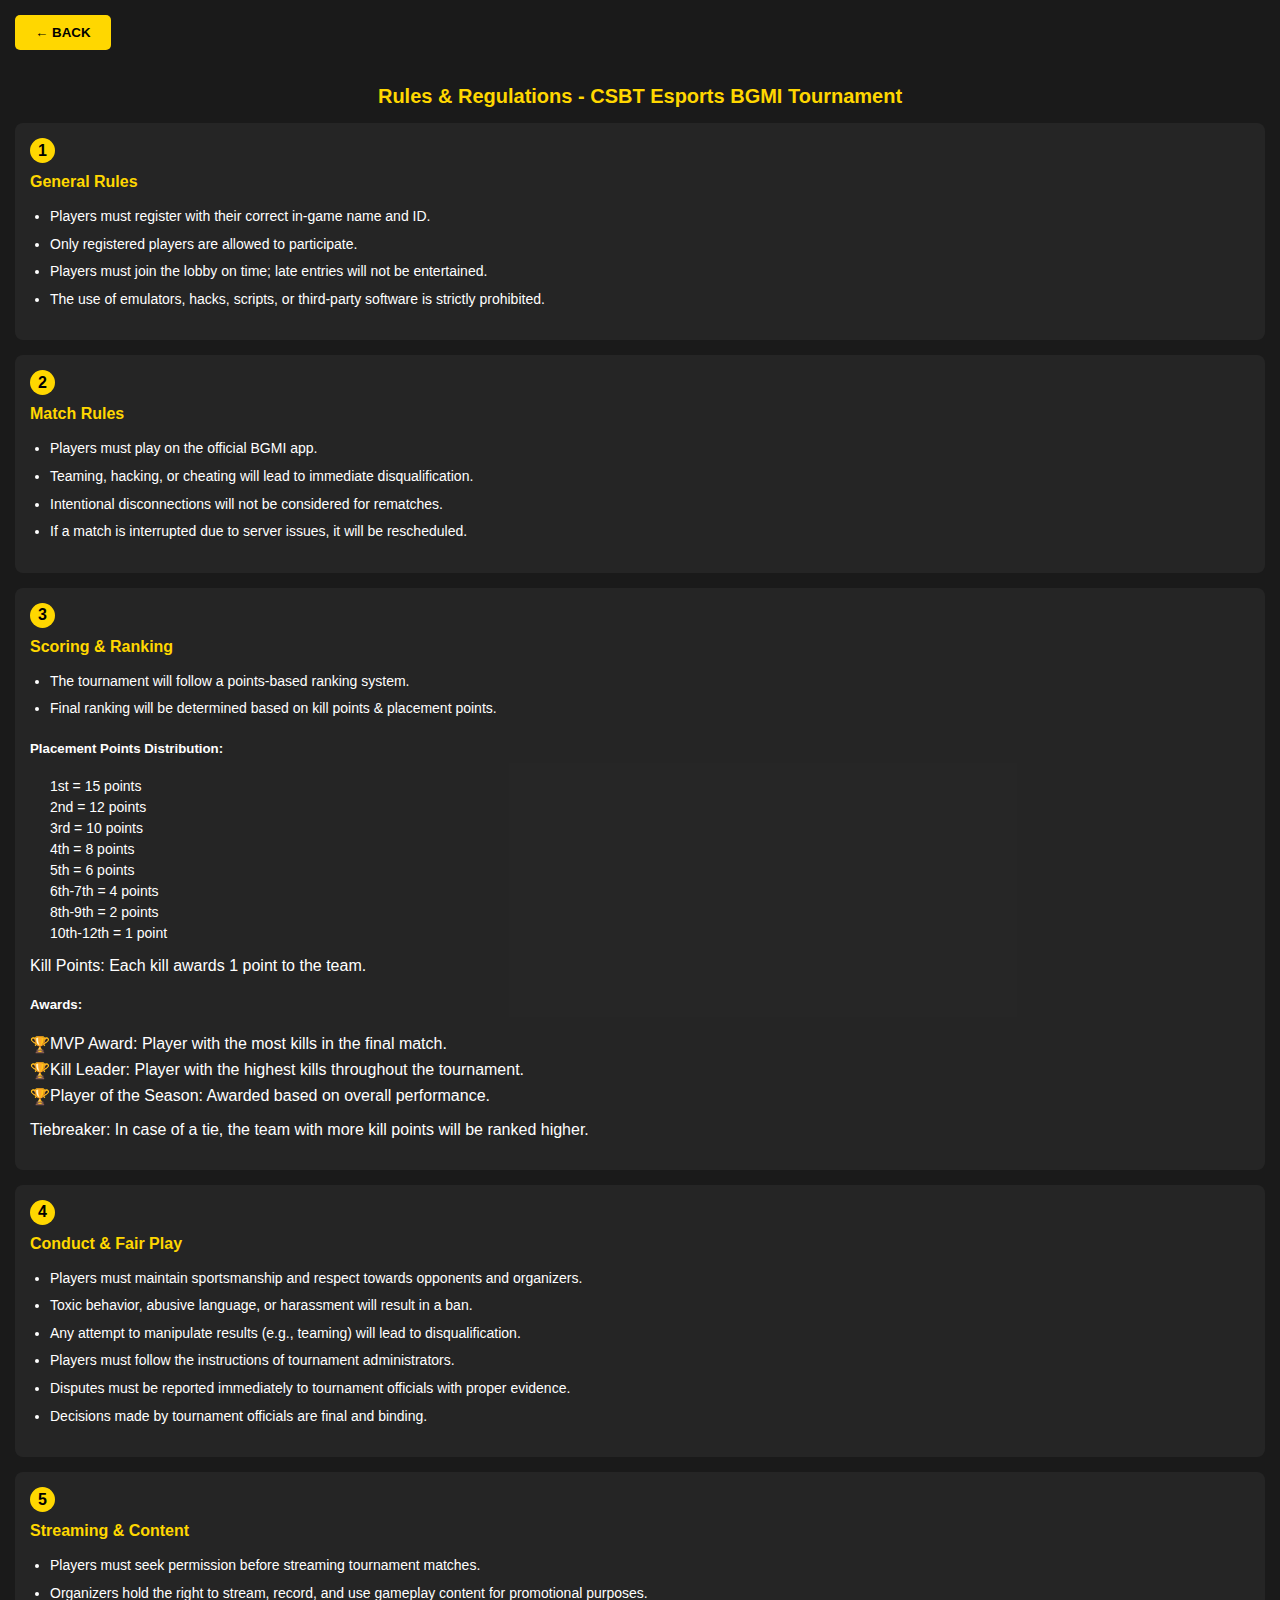
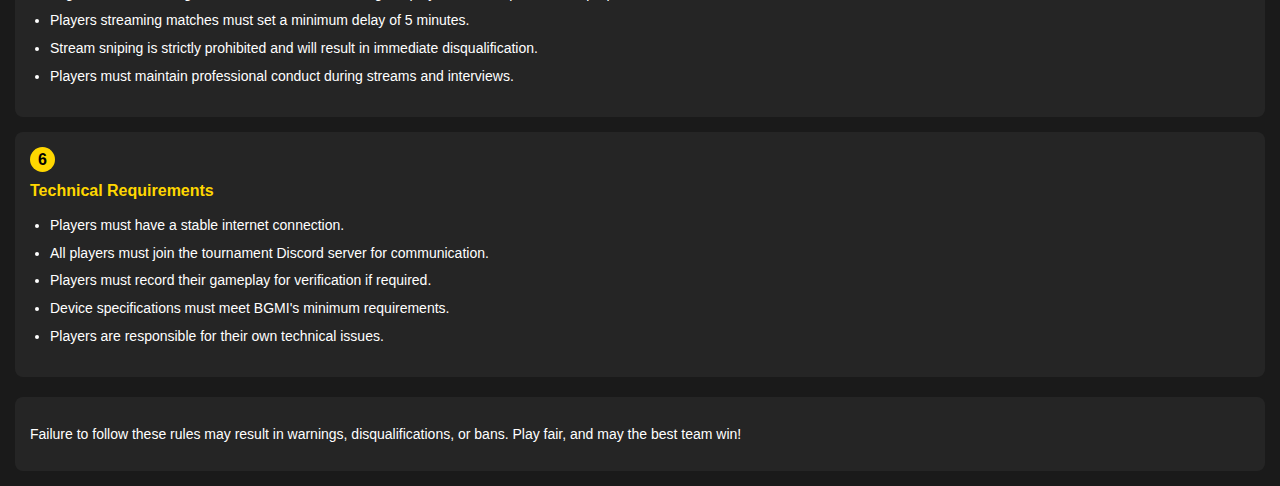
<file: rules.html>
<!DOCTYPE html>
<html lang="hi">
<head>
    <meta charset="UTF-8">
    <meta name="viewport" content="width=device-width, initial-scale=1.0">
    <title>Rules & Regulations - CSBT E-Sports</title>
    <style>
        body {
            margin: 0;
            padding: 0;
            background-color: #1a1a1a;
            color: #fff;
            font-family: Arial, sans-serif;
        }

        .container {
            padding: 15px;
            max-width: 100%;
        }

        .back-button {
            background-color: #ffd700;
            color: #000;
            border: none;
            padding: 10px 20px;
            border-radius: 5px;
            margin-bottom: 20px;
            cursor: pointer;
            font-weight: bold;
        }

        h2 {
            color: #ffd700;
            text-align: center;
            font-size: 20px;
            margin: 15px 0;
        }

        .term-item {
            background-color: rgba(255, 255, 255, 0.05);
            padding: 15px;
            margin-bottom: 15px;
            border-radius: 8px;
        }

        .term-number {
            background-color: #ffd700;
            color: #000;
            width: 25px;
            height: 25px;
            border-radius: 50%;
            display: inline-flex;
            align-items: center;
            justify-content: center;
            font-weight: bold;
            margin-right: 10px;
        }

        .term-content h4 {
            color: #ffd700;
            font-size: 16px;
            margin: 10px 0;
        }

        .rules-list {
            padding-left: 20px;
        }

        .rules-list li {
            font-size: 14px;
            margin: 8px 0;
            line-height: 1.4;
        }

        .rules-footer {
            margin-top: 20px;
            padding: 15px;
            background-color: rgba(255, 255, 255, 0.05);
            border-radius: 8px;
            font-size: 14px;
        }

        /* Additional styles for new content */
        .points-table {
            margin: 10px 0;
            padding-left: 20px;
        }

        .points-row {
            display: flex;
            justify-content: space-between;
            margin: 5px 0;
            font-size: 14px;
        }

        .awards-list {
            list-style-type: none;
            padding-left: 0;
        }

        .awards-list li {
            margin: 8px 0;
            padding-left: 20px;
            position: relative;
        }

        .awards-list li:before {
            content: "🏆";
            position: absolute;
            left: 0;
        }
    </style>
</head>
<body>
    <div class="container">
        <button class="back-button" onclick="history.back()">← BACK </button>
        
        <h2>Rules & Regulations - CSBT Esports BGMI Tournament</h2>
        
        <div class="term-item">
            <span class="term-number">1</span>
            <div class="term-content">
                <h4>General Rules</h4>
                <ul class="rules-list">
                    <li>Players must register with their correct in-game name and ID.</li>
                    <li>Only registered players are allowed to participate.</li>
                    <li>Players must join the lobby on time; late entries will not be entertained.</li>
                    <li>The use of emulators, hacks, scripts, or third-party software is strictly prohibited.</li>
                </ul>
            </div>
        </div>

        <div class="term-item">
            <span class="term-number">2</span>
            <div class="term-content">
                <h4>Match Rules</h4>
                <ul class="rules-list">
                    <li>Players must play on the official BGMI app.</li>
                    <li>Teaming, hacking, or cheating will lead to immediate disqualification.</li>
                    <li>Intentional disconnections will not be considered for rematches.</li>
                    <li>If a match is interrupted due to server issues, it will be rescheduled.</li>
                </ul>
            </div>
        </div>

        <div class="term-item">
            <span class="term-number">3</span>
            <div class="term-content">
                <h4>Scoring & Ranking</h4>
                <ul class="rules-list">
                    <li>The tournament will follow a points-based ranking system.</li>
                    <li>Final ranking will be determined based on kill points & placement points.</li>
                </ul>
                
                <h5>Placement Points Distribution:</h5>
                <div class="points-table">
                    <div class="points-row">1st = 15 points</div>
                    <div class="points-row">2nd = 12 points</div>
                    <div class="points-row">3rd = 10 points</div>
                    <div class="points-row">4th = 8 points</div>
                    <div class="points-row">5th = 6 points</div>
                    <div class="points-row">6th-7th = 4 points</div>
                    <div class="points-row">8th-9th = 2 points</div>
                    <div class="points-row">10th-12th = 1 point</div>
                </div>

                <p>Kill Points: Each kill awards 1 point to the team.</p>
                
                <h5>Awards:</h5>
                <ul class="awards-list">
                    <li>MVP Award: Player with the most kills in the final match.</li>
                    <li>Kill Leader: Player with the highest kills throughout the tournament.</li>
                    <li>Player of the Season: Awarded based on overall performance.</li>
                </ul>
                
                <p>Tiebreaker: In case of a tie, the team with more kill points will be ranked higher.</p>
            </div>
        </div>

        <div class="term-item">
            <span class="term-number">4</span>
            <div class="term-content">
                <h4>Conduct & Fair Play</h4>
                <ul class="rules-list">
                    <li>Players must maintain sportsmanship and respect towards opponents and organizers.</li>
                    <li>Toxic behavior, abusive language, or harassment will result in a ban.</li>
                    <li>Any attempt to manipulate results (e.g., teaming) will lead to disqualification.</li>
                    <li>Players must follow the instructions of tournament administrators.</li>
                    <li>Disputes must be reported immediately to tournament officials with proper evidence.</li>
                    <li>Decisions made by tournament officials are final and binding.</li>
                </ul>
            </div>
        </div>

        <div class="term-item">
            <span class="term-number">5</span>
            <div class="term-content">
                <h4>Streaming & Content</h4>
                <ul class="rules-list">
                    <li>Players must seek permission before streaming tournament matches.</li>
                    <li>Organizers hold the right to stream, record, and use gameplay content for promotional purposes.</li>
                    <li>Players streaming matches must set a minimum delay of 5 minutes.</li>
                    <li>Stream sniping is strictly prohibited and will result in immediate disqualification.</li>
                    <li>Players must maintain professional conduct during streams and interviews.</li>
                </ul>
            </div>
        </div>

        <div class="term-item">
            <span class="term-number">6</span>
            <div class="term-content">
                <h4>Technical Requirements</h4>
                <ul class="rules-list">
                    <li>Players must have a stable internet connection.</li>
                    <li>All players must join the tournament Discord server for communication.</li>
                    <li>Players must record their gameplay for verification if required.</li>
                    <li>Device specifications must meet BGMI's minimum requirements.</li>
                    <li>Players are responsible for their own technical issues.</li>
                </ul>
            </div>
        </div>

        <div class="rules-footer">
            <p>Failure to follow these rules may result in warnings, disqualifications, or bans. Play fair, and may the best team win!</p>
        </div>
    </div>
</body>
</html>
</file>
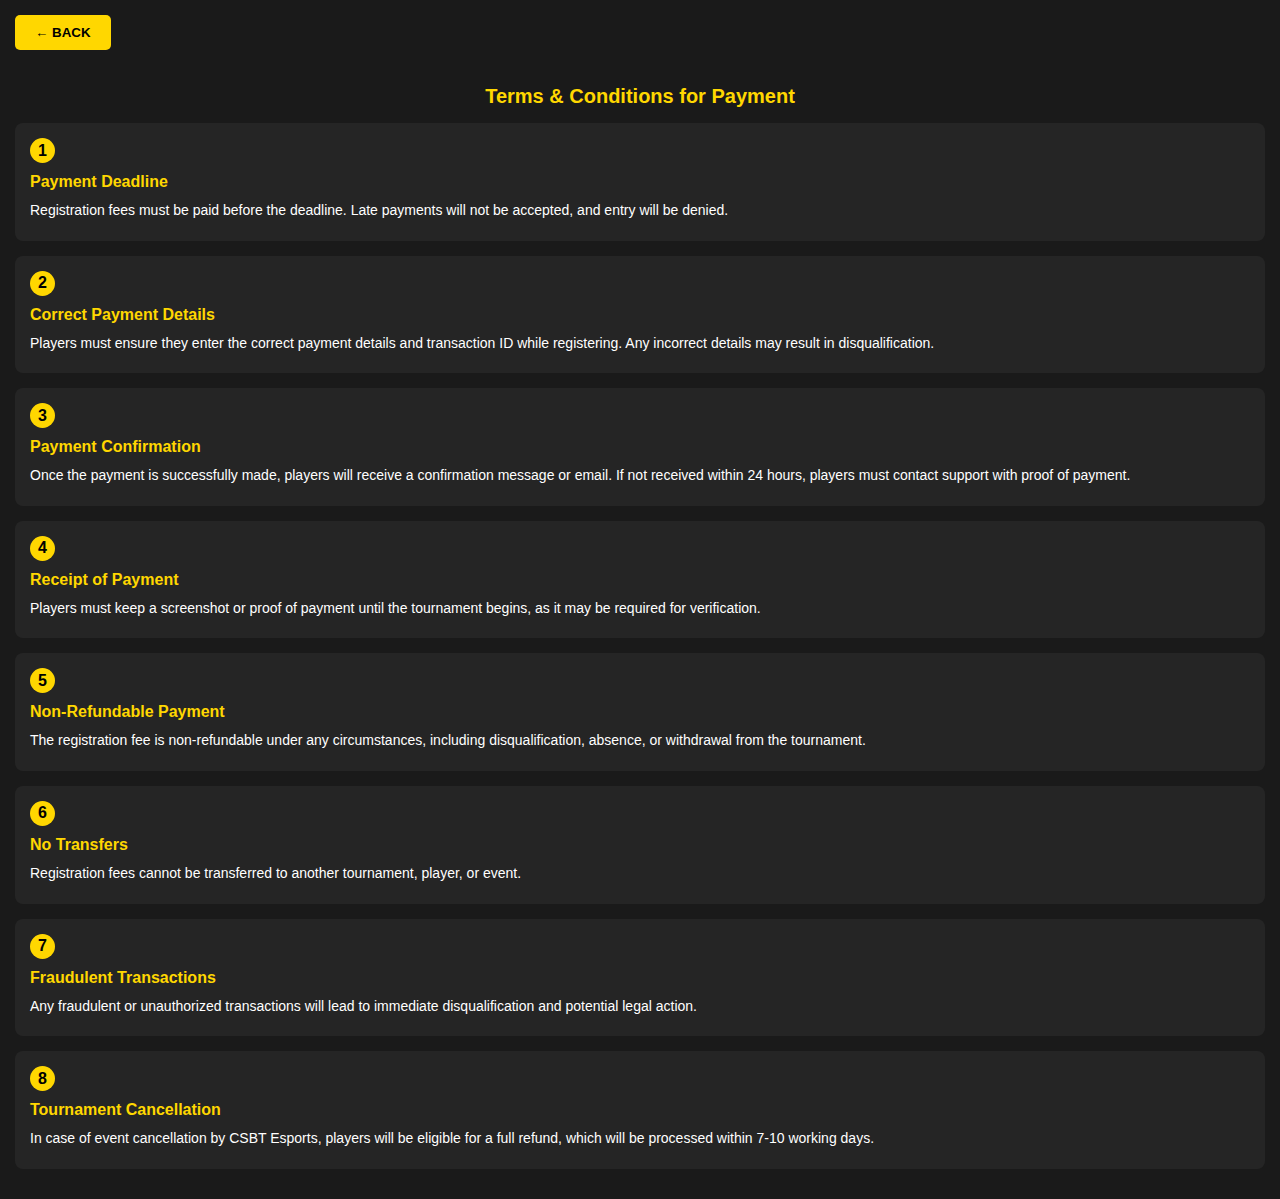
<file: terms.html>
<!DOCTYPE html>
<html lang="hi">
<head>
    <meta charset="UTF-8">
    <meta name="viewport" content="width=device-width, initial-scale=1.0">
    <title>Terms and Conditions - CSBT E-Sports</title>
    <style>
        body {
            margin: 0;
            padding: 0;
            background-color: #1a1a1a;
            color: #fff;
            font-family: Arial, sans-serif;
        }

        .container {
            padding: 15px;
            max-width: 100%;
        }

        .back-button {
            background-color: #ffd700;
            color: #000;
            border: none;
            padding: 10px 20px;
            border-radius: 5px;
            margin-bottom: 20px;
            cursor: pointer;
            font-weight: bold;
        }

        h2 {
            color: #ffd700;
            text-align: center;
            font-size: 20px;
            margin: 15px 0;
        }

        h3 {
            font-size: 18px;
            margin-bottom: 10px;
        }

        .term-item {
            background-color: rgba(255, 255, 255, 0.05);
            padding: 15px;
            margin-bottom: 15px;
            border-radius: 8px;
        }

        .term-number {
            background-color: #ffd700;
            color: #000;
            width: 25px;
            height: 25px;
            border-radius: 50%;
            display: inline-flex;
            align-items: center;
            justify-content: center;
            font-weight: bold;
            margin-right: 10px;
        }

        .term-content h4 {
            color: #ffd700;
            font-size: 16px;
            margin: 10px 0;
        }

        p {
            font-size: 14px;
            line-height: 1.4;
            margin: 5px 0;
        }
    </style>
</head>
<body>
    <div class="container">
        <button class="back-button" onclick="history.back()">← BACK </button>
        
        <h2>Terms & Conditions for Payment</h2>
        
        <div class="term-item">
            <span class="term-number">1</span>
            <div class="term-content">
                <h4>Payment Deadline</h4>
                <p>Registration fees must be paid before the deadline. Late payments will not be accepted, and entry will be denied.</p>
            </div>
        </div>

        <div class="term-item">
            <span class="term-number">2</span>
            <div class="term-content">
                <h4>Correct Payment Details</h4>
                <p>Players must ensure they enter the correct payment details and transaction ID while registering. Any incorrect details may result in disqualification.</p>
            </div>
        </div>

        <div class="term-item">
            <span class="term-number">3</span>
            <div class="term-content">
                <h4>Payment Confirmation</h4>
                <p>Once the payment is successfully made, players will receive a confirmation message or email. If not received within 24 hours, players must contact support with proof of payment.</p>
            </div>
        </div>

        <div class="term-item">
            <span class="term-number">4</span>
            <div class="term-content">
                <h4>Receipt of Payment</h4>
                <p>Players must keep a screenshot or proof of payment until the tournament begins, as it may be required for verification.</p>
            </div>
        </div>

        <div class="term-item">
            <span class="term-number">5</span>
            <div class="term-content">
                <h4>Non-Refundable Payment</h4>
                <p>The registration fee is non-refundable under any circumstances, including disqualification, absence, or withdrawal from the tournament.</p>
            </div>
        </div>

        <div class="term-item">
            <span class="term-number">6</span>
            <div class="term-content">
                <h4>No Transfers</h4>
                <p>Registration fees cannot be transferred to another tournament, player, or event.</p>
            </div>
        </div>

        <div class="term-item">
            <span class="term-number">7</span>
            <div class="term-content">
                <h4>Fraudulent Transactions</h4>
                <p>Any fraudulent or unauthorized transactions will lead to immediate disqualification and potential legal action.</p>
            </div>
        </div>

        <div class="term-item">
            <span class="term-number">8</span>
            <div class="term-content">
                <h4>Tournament Cancellation</h4>
                <p>In case of event cancellation by CSBT Esports, players will be eligible for a full refund, which will be processed within 7-10 working days.</p>
            </div>
        </div>
    </div>
</body>
</html>
</file>
<file: styles.css>
* {
    margin: 0;
    padding: 0;
    box-sizing: border-box;
}

body {
    font-family: Arial, sans-serif;
    line-height: 1.6;
    background: linear-gradient(135deg, #1a1a1a 0%, #2c3e50 100%);  /* पूरे पेज के लिए डार्क बैकग्राउंड */
}

.hero {
    position: relative;
    height: 30vh;
    background: linear-gradient(135deg, #1a1a1a 0%, #2c3e50 100%);
    overflow: hidden;
}

.video-background {
    position: absolute;
    top: 0;
    left: 0;
    width: 100%;
    height: 100%;
    z-index: 0;
}

.video-background::after {
    content: '';
    position: absolute;
    top: 0;
    left: 0;
    width: 100%;
    height: 100%;
    background: rgba(0, 0, 0, 0.4);  /* 0.6 से 0.4 किया */
}

.video-background video {
    width: 100%;
    height: 100%;
    object-fit: cover;
}

.hero-content {
    position: relative;
    z-index: 1;
    text-align: center;
    padding: 0.8rem;
    color: white;
}

/* टेक्स्ट को बेहतर विजिबिलिटी के लिए थोड़ा डार्क शैडो */
.hero h1, .hero p {
    text-shadow: 2px 2px 4px rgba(0, 0, 0, 0.3);
}

.hero h1 {
    font-size: 3.5rem;
    margin-bottom: 1rem;
    background: linear-gradient(45deg, 
        #FFD700, 
        #FF6B6B,
        #4ECDC4,
        #FFD700
    );
    background-size: 300% 300%;
    -webkit-background-clip: text;
    background-clip: text;
    color: transparent;
    text-shadow: 0 0 25px rgba(255, 215, 0, 0.6);
    animation: titleGradient 8s ease infinite, titlePulse 2s ease-in-out infinite;
    letter-spacing: 3px;
    font-weight: 900;
    position: relative;
    padding: 0.5rem;
    text-transform: uppercase;
}

@keyframes titleGradient {
    0% {
        background-position: 0% 50%;
    }
    50% {
        background-position: 100% 50%;
    }
    100% {
        background-position: 0% 50%;
    }
}

@keyframes titlePulse {
    0%, 100% {
        transform: scale(1);
        text-shadow: 0 0 20px rgba(255, 215, 0, 0.5);
    }
    50% {
        transform: scale(1.05);
        text-shadow: 0 0 30px rgba(255, 215, 0, 0.8);
    }
}

.hero h1::after {
    content: '';
    position: absolute;
    bottom: 0;
    left: 50%;
    transform: translateX(-50%);
    width: 80%;
    height: 3px;
    background: linear-gradient(90deg, 
        transparent, 
        #FFD700,
        #FF6B6B,
        #FFD700,
        transparent
    );
    animation: lineGlow 3s ease-in-out infinite;
}

@keyframes lineGlow {
    0%, 100% {
        opacity: 0.5;
        width: 60%;
    }
    50% {
        opacity: 1;
        width: 80%;
    }
}

.hero p {
    font-size: 1.8rem;
    color: #fff;
    text-shadow: 2px 2px 10px rgba(0, 0, 0, 0.7);
    letter-spacing: 2px;
    font-weight: 600;
    opacity: 0.9;
    animation: subtitleFade 2s ease-in-out infinite;
}

@keyframes subtitleFade {
    0%, 100% {
        opacity: 0.9;
    }
    50% {
        opacity: 1;
    }
}

button {
    padding: 0.8rem 2rem;
    margin-top: 1rem;
    background-color: #333;
    color: white;
    border: none;
    border-radius: 5px;
    cursor: pointer;
}

.features {
    padding: 4rem 2rem;
}

.feature-cards {
    display: grid;
    grid-template-columns: repeat(auto-fit, minmax(250px, 1fr));
    gap: 2rem;
    margin-top: 2rem;
}

.card {
    padding: 2rem;
    background-color: #f4f4f4;
    border-radius: 5px;
    text-align: center;
}

.contact {
    position: relative;
    min-height: 100vh;  /* पूरी स्क्रीन हाइट */
    padding: 2rem;
    color: white;
    overflow: hidden;
}

.registration-video-background {
    position: fixed;  /* fixed करेंगे ताकि स्क्रॉल पर भी वीडियो दिखे */
    top: 0;
    left: 0;
    width: 100%;
    height: 100%;
    z-index: 0;
}

.registration-video-background video {
    width: 100%;
    height: 100%;
    object-fit: cover;
    position: fixed;  /* fixed पोजिशन */
    top: 0;
    left: 0;
}

.video-overlay {
    position: fixed;  /* fixed पोजिशन */
    top: 0;
    left: 0;
    width: 100%;
    height: 100%;
    background: rgba(0, 0, 0, 0.6);  /* थोड़ा डार्कर ओवरले */
}

/* फॉर्म कंटेंट को वीडियो के ऊपर रखने के लिए */
.contact h2,
.contact form,
.registration-box,
.terms-section,
.need-help {
    position: relative;
    z-index: 2;  /* z-index बढ़ाया */
}

/* मोबाइल ऑप्टिमाइ़ेशन */
@media (max-width: 768px) {
    .video-background video,
    .registration-video-background video {
        object-position: center;
        height: 100%;
        width: 100%;
    }
}

/* बेहतर विजुअल इफेक्ट के लिए ओवरले */
.contact::before {
    content: '';
    position: absolute;
    top: 0;
    left: 0;
    right: 0;
    bottom: 0;
    background: radial-gradient(circle at center, transparent 0%, rgba(0,0,0,0.3) 100%);
    pointer-events: none;
}

/* कंटेंट को ओवरले के ऊपर रखने के लिए */
.contact > * {
    position: relative;
}

.contact h2 {
    text-align: center;
    margin-bottom: 2rem;
    color: white;
    text-shadow: 2px 2px 4px rgba(0, 0, 0, 0.3);
    font-size: 2.2rem;
}

form {
    max-width: 600px;
    margin: 0 auto;
    display: flex;
    flex-direction: column;
    gap: 1rem;
}

.form-group {
    display: flex;
    flex-direction: column;
    gap: 1.2rem;
}

.form-group input {
    width: 100%;
    padding: 1rem;
    background: rgba(25, 25, 25, 0.9);
    border: 1px solid rgba(255, 215, 0, 0.3);
    color: #FFD700;
    border-radius: 8px;
    font-size: 1.1rem;
    font-weight: 500;
    letter-spacing: 0.5px;
    transition: all 0.3s ease;
}

.form-group input::placeholder {
    color: rgba(255, 215, 0, 0.7);
    font-weight: 600;
    font-size: 1.1rem;
    letter-spacing: 1px;
}

.form-group input:focus {
    background: rgba(25, 25, 25, 0.95);
    border-color: #FFD700;
    box-shadow: 0 0 15px rgba(255, 215, 0, 0.2);
    transform: translateY(-2px);
}

.form-group input:hover {
    transform: translateY(-2px);
    box-shadow: 0 5px 15px rgba(255, 215, 0, 0.1);
}

/* Required field indicator */
.form-group input[required]::placeholder {
    position: relative;
}

.form-group input[required]::placeholder::after {
    content: ' *';
    color: #FFD700;
}

/* Mobile responsiveness */
@media (max-width: 768px) {
    .form-group input {
        padding: 0.8rem;
        font-size: 1rem;
    }

    .form-group input::placeholder {
        font-size: 1rem;
    }

    .hero h1 {
        font-size: 2.5rem;
    }

    .hero p {
        font-size: 1.3rem;
    }
}

@media (max-width: 480px) {
    .hero h1 {
        font-size: 2rem;
    }

    .hero p {
        font-size: 1.1rem;
    }

    .form-group input {
        padding: 0.8rem;
        font-size: 1rem;
    }

    .form-group input::placeholder {
        font-size: 1rem;
    }
}

.registration-box {
    background: linear-gradient(135deg, rgba(25, 25, 25, 0.95), rgba(45, 45, 45, 0.95));
    border: 1px solid rgba(255, 255, 255, 0.1);
    box-shadow: 0 8px 32px rgba(0, 0, 0, 0.3);
    padding: 2rem;
    margin-bottom: 2rem;
    border-radius: 15px;
    position: relative;
    overflow: hidden;
}

.registration-box::before {
    content: '';
    position: absolute;
    top: 0;
    left: 0;
    right: 0;
    bottom: 0;
    background: linear-gradient(45deg, 
        rgba(76, 175, 80, 0.1),
        rgba(33, 150, 243, 0.1),
        rgba(156, 39, 176, 0.1)
    );
    z-index: 0;
}

.registration-box > * {
    position: relative;
    z-index: 1;
}

.registration-box h3 {
    color: #4CAF50;
    margin-bottom: 1.5rem;
    padding: 0.8rem 0;
    border-bottom: 2px solid #4CAF50;
    font-size: 1.5rem;
}

.registration-box h4 {
    color: #fff;
    margin-bottom: 1rem;
    font-size: 1.1rem;
    background: linear-gradient(45deg, #27ae60, #2ecc71);
    padding: 0.6rem 1.2rem;
    border-radius: 4px;
    box-shadow: 0 2px 5px rgba(0,0,0,0.1);
}

.player-info {
    background: rgba(30, 30, 30, 0.9);
    border: 1px solid rgba(255, 255, 255, 0.1);
    box-shadow: 0 4px 15px rgba(0, 0, 0, 0.2);
    padding: 1.8rem;
    border-radius: 12px;
    margin-bottom: 1.8rem;
    transition: all 0.3s ease;
}

.player-info:hover {
    transform: translateY(-3px);
    box-shadow: 0 8px 25px rgba(0, 0, 0, 0.3);
    background: rgba(35, 35, 35, 0.95);
}

.player-number {
    background: linear-gradient(45deg, #FFD700, #FFA500);
    color: #000;
    padding: 0.4rem 1rem;
    border-radius: 4px;
    display: inline-block;
    margin-bottom: 1rem;
    font-weight: 600;
    box-shadow: 0 2px 5px rgba(255, 215, 0, 0.2);
}

.input-group {
    display: flex;
    flex-direction: column;
    gap: 0.3rem;
}

.input-group label {
    color: #FFD700;  /* सुनहरा रंग */
    font-size: 0.9rem;
    font-weight: 500;
    margin-left: 0.2rem;
    text-shadow: 0 0 5px rgba(255, 215, 0, 0.3);
}

.player-fields {
    display: grid;
    grid-template-columns: 1.5fr 1.5fr 1fr;
    gap: 1.2rem;
    align-items: start;
}

.player-fields input {
    width: 100%;
    padding: 0.8rem;
    background: rgba(25, 25, 25, 0.9);
    border: 1px solid rgba(255, 215, 0, 0.3);
    color: #FFD700;
    border-radius: 6px;
    transition: all 0.3s ease;
}

.player-fields input::placeholder {
    color: rgba(255, 215, 0, 0.5);
}

.player-fields input:focus {
    background: rgba(25, 25, 25, 0.95);
    border-color: #FFD700;
    box-shadow: 0 0 10px rgba(255, 215, 0, 0.2);
}

.player-fields input:hover {
    transform: translateY(-2px);
    box-shadow: 0 4px 8px rgba(255, 215, 0, 0.1);
}

/* BGMI ID के लिए स्पेशल स्टाइलिंग */
.player-fields input[placeholder*="BGMI ID"] {
    text-align: center;
    font-family: 'Consolas', monospace;
    letter-spacing: 1px;
    background: rgba(25, 25, 25, 0.95);
    border: 1px solid rgba(255, 215, 0, 0.5);
}

.substitute-info {
    border-left: 4px solid #9C27B0;
}

/* पेमेंट बटन की स्टाइलिंग */
button[type="submit"] {
    background: linear-gradient(45deg, #FFD700, #FFA500);
    color: #000;
    font-weight: 600;
    font-size: 1.1rem;
    padding: 1rem 2rem;
    border-radius: 8px;
    cursor: pointer;
    transition: all 0.3s ease;
    display: flex;
    align-items: center;
    justify-content: center;
    gap: 0.8rem;
    width: 100%;
    margin-top: 2rem;
}

button[type="submit"]:hover {
    background: linear-gradient(45deg, #FFA500, #FFD700);
    transform: translateY(-2px);
    box-shadow: 0 5px 15px rgba(255, 215, 0, 0.3);
}

button[type="submit"] i {
    font-size: 1.2rem;
    transition: transform 0.3s ease;
}

button[type="submit"]:hover i {
    transform: translateX(5px);
}

button[type="submit"]:disabled {
    opacity: 0.5;
    cursor: not-allowed;
    transform: none;
}

input:required {
    border-left: 3px solid #FFD700;
}

input, textarea {
    padding: 0.8rem;
    border: 1px solid #ddd;
    border-radius: 5px;
}

textarea {
    height: 150px;
}

footer {
    margin-top: 2rem;  /* फुटर और Need Help के बीच स्पेस */
    text-align: center;
    padding: 2rem;
    background: linear-gradient(135deg, rgba(25, 25, 25, 0.95), rgba(45, 45, 45, 0.95));
    color: #FFD700;
    border-top: 1px solid rgba(255, 215, 0, 0.1);
}

@media (max-width: 768px) {
    .hero {
        height: 25vh;
    }
    
    .video-background video {
        object-position: center;
    }

    .hero h1 {
        font-size: 2.5rem;
        padding: 0.2rem;
    }

    .hero p {
        font-size: 1.3rem;
    }

    .contact {
        padding: 1rem;
    }

    .registration-box {
        padding: 1.2rem;
        margin: 1rem 0;
    }

    .player-fields {
        grid-template-columns: 1fr;
        gap: 0.8rem;
    }

    .input-group {
        margin-bottom: 0.5rem;
    }

    .input-group input {
        padding: 0.8rem;
        font-size: 1rem;
        height: 45px;
    }

    .player-number {
        font-size: 0.9rem;
        padding: 0.3rem 0.8rem;
    }

    .terms-section {
        padding: 1rem;
        margin: 1.5rem 0;
    }

    .checkbox-group {
        padding: 0.8rem;
    }

    .checkbox-group label {
        font-size: 0.9rem;
        line-height: 1.4;
    }

    input[type="checkbox"] {
        width: 22px;
        height: 22px;
        margin-right: 8px;
    }

    button[type="submit"] {
        padding: 0.9rem;
        font-size: 1rem;
        height: 50px;
    }

    .modal-content {
        width: 95%;
        margin: 5% auto;
        padding: 1rem;
    }

    .term-item {
        padding: 1rem;
    }

    .term-number {
        width: 28px;
        height: 28px;
        font-size: 1rem;
    }

    .term-content h4 {
        font-size: 1rem;
    }

    .term-content p, .rules-list li, .awards-list li {
        font-size: 0.9rem;
    }

    .need-help {
        margin: 6rem auto 1.5rem auto;  /* 4rem से 6rem किया */
        padding: 1rem;
    }

    .need-help h3 {
        font-size: 1.2rem;
    }

    .contact-options {
        grid-template-columns: 1fr;
        max-width: 300px;
    }

    .contact-btn {
        width: 100%;
        justify-content: center;
    }

    footer {
        padding: 1.5rem 1rem;
        font-size: 0.9rem;
    }
}

@media (max-width: 480px) {
    .hero {
        height: 20vh;
    }

    .hero h1 {
        font-size: 2rem;
        padding: 0.1rem;
    }
    
    .hero p {
        font-size: 1.1rem;
    }

    .registration-box {
        padding: 0.8rem;
        margin-bottom: 1rem;
    }

    .registration-box h3 {
        font-size: 1.1rem;
        padding: 0.3rem 0;
    }

    .player-info {
        padding: 0.8rem;
        margin-bottom: 0.8rem;
    }

    .player-number {
        font-size: 0.85rem;
        padding: 0.2rem 0.6rem;
    }

    .input-group label {
        font-size: 0.85rem;
    }

    .player-fields input {
        padding: 0.6rem;
        font-size: 0.9rem;
    }

    .need-help {
        margin: 5rem auto 1rem auto;  /* 3rem से 5rem किया */
    }

    .need-help h3 {
        font-size: 1.1rem;
        margin-bottom: 0.8rem;
    }

    .contact-options {
        gap: 0.6rem;
    }

    .contact-btn {
        padding: 0.6rem;
        height: 35px;
        font-size: 0.85rem;
    }

    .terms-section {
        padding: 0.8rem;
        margin: 1rem 0;
    }

    .checkbox-group {
        padding: 0.8rem;
    }

    .checkbox-group label {
        font-size: 0.85rem;
    }

    button[type="submit"] {
        font-size: 1.1rem;
        padding: 0.8rem;
        letter-spacing: 1px;
    }
}

@media (min-width: 769px) and (max-width: 1024px) {
    .hero h1 {
        font-size: 3rem;
    }

    .registration-box {
        padding: 1.5rem;
    }

    .player-fields {
        grid-template-columns: 1fr 1fr;
    }

    .player-fields input[placeholder*="BGMI ID"] {
        grid-column: span 2;
        max-width: 50%;
        justify-self: center;
    }
}

@media (max-height: 600px) and (orientation: landscape) {
    .hero {
        height: auto;
        padding: 2rem;
    }

    .modal-content {
        max-height: 90vh;
    }
}

.terms-section {
    background: rgba(30, 30, 30, 0.9);
    border: 1px solid rgba(255, 255, 255, 0.1);
    padding: 1.5rem;
    border-radius: 12px;
    margin: 2rem 0;
}

.checkbox-group {
    background: rgba(40, 40, 40, 0.9);
    padding: 1rem 1.5rem;
    border-radius: 8px;
    margin-bottom: 1rem;
    border-left: 3px solid #4CAF50;
}

.checkbox-group label {
    color: #fff;
    font-size: 0.95rem;
    margin-left: 0.5rem;
}

.checkbox-group input[type="checkbox"] {
    width: 20px;
    height: 20px;
    border-radius: 4px;
    border: 2px solid #4CAF50;
    cursor: pointer;
    transition: all 0.2s ease;
}

.checkbox-group input[type="checkbox"]:checked {
    background-color: #4CAF50;
    border-color: #4CAF50;
}

/* Modal Styles */
.modal {
    display: none;
    position: fixed;
    top: 0;
    left: 0;
    width: 100%;
    height: 100%;
    background-color: rgba(0,0,0,0.7);
    z-index: 1000;
}

.modal-content {
    position: relative;
    background-color: linear-gradient(135deg, #1a1a1a, #2c2c2c);
    margin: 8% auto;
    padding: 20px;
    width: 70%;
    max-width: 600px;
    max-height: 80vh;
    overflow-y: auto;
    border-radius: 8px;
    box-shadow: 0 4px 15px rgba(0,0,0,0.2);
    color: #fff;
}

.modal-body {
    padding: 1rem 0;
}

.modal-body h3 {
    color: #2c3e50;
    margin: 2rem 0 1rem 0;
    padding-bottom: 0.5rem;
    border-bottom: 2px solid #4CAF50;
}

.modal-body ul {
    list-style-type: none;
    padding-left: 0;
}

.modal-body ul li {
    margin-bottom: 1.2rem;
    padding: 0.8rem;
    background: rgba(40, 40, 40, 0.9);
    border-radius: 4px;
    border-left: 3px solid #FFD700;
}

.modal-body ul li strong {
    color: #FFD700;
    display: block;
    margin-bottom: 0.3rem;
    font-size: 1.05rem;
}

.close {
    position: absolute;
    right: 20px;
    top: 10px;
    font-size: 28px;
    font-weight: bold;
    cursor: pointer;
    color: #666;
}

.terms-link {
    cursor: pointer;
    transition: color 0.3s ease;
}

.terms-link:hover {
    color: #3498db;
    text-decoration: underline;
}

/* पुराने view-terms बटन की स्टाइल्स को हटा दें */
.view-terms {
    display: none;
}

.rules-footer {
    margin-top: 1.5rem;
    padding: 0.8rem;
    background: rgba(40, 40, 40, 0.9);
    border-radius: 4px;
    text-align: center;
    font-weight: bold;
    color: #FFD700;
    border: 1px solid rgba(255, 215, 0, 0.1);
    font-size: 0.9rem;
}

/* Dark Theme for Modal */
.dark-theme {
    background: linear-gradient(135deg, #1a1a1a, #2c2c2c);
    color: #fff;
}

.dark-theme .modal-body {
    padding: 2rem;
    background: rgba(25, 25, 25, 0.95);
}

.dark-theme h2 {
    color: #FFD700;
    text-align: center;
    margin-bottom: 2rem;
    font-size: 2rem;
    text-shadow: 0 0 10px rgba(255, 215, 0, 0.3);
}

.dark-theme h3 {
    color: #FFD700;
    border-bottom: 2px solid #FFD700;
    padding-bottom: 1rem;
    margin-bottom: 2rem;
}

.numbered-list {
    display: flex;
    flex-direction: column;
    gap: 1.5rem;
    background: rgba(28, 28, 28, 0.95);
    padding: 1.5rem;
    border-radius: 12px;
    border: 1px solid rgba(255, 215, 0, 0.1);
}

.term-item {
    padding: 0.8rem;
    gap: 0.8rem;
    background: rgba(35, 35, 35, 0.95);
    padding: 1.5rem;
    border-radius: 8px;
    transition: transform 0.3s ease, box-shadow 0.3s ease;
    border: 1px solid rgba(255, 215, 0, 0.1);
}

.term-item:hover {
    transform: translateY(-5px);
    box-shadow: 0 5px 15px rgba(76, 175, 80, 0.2);
}

.term-number {
    background: linear-gradient(45deg, #FFD700, #FFA500);
    color: #000;
    width: 24px;
    height: 24px;
    border-radius: 50%;
    display: flex;
    align-items: center;
    justify-content: center;
    font-weight: bold;
    font-size: 0.9rem;
    flex-shrink: 0;
}

.term-content {
    flex: 1;
}

.term-content h4 {
    color: #FFD700;
    margin-bottom: 0.5rem;
    font-size: 0.95rem;
    text-transform: uppercase;
    letter-spacing: 0.5px;
}

.term-content p, .rules-list li, .awards-list li {
    color: #fff;
    line-height: 1.3;
    font-size: 0.85rem;
    margin-bottom: 0.3rem;
    white-space: nowrap;
    overflow: hidden;
    text-overflow: ellipsis;
    max-width: 100%;
}

.rules-list li, .awards-list li {
    margin-bottom: 0.3rem;
    padding-left: 1rem;
    white-space: normal;
    display: -webkit-box;
    -webkit-line-clamp: 2;
    -webkit-box-orient: vertical;
    overflow: hidden;
}

.awards-list {
    padding: 0.6rem;
    margin-top: 0.6rem;
}

.term-content h5 {
    font-size: 0.9rem;
    margin: 0.8rem 0 0.5rem 0;
}

/* मोबाइल व्यू में और छोटा */
@media (max-width: 768px) {
    .term-content h4 {
        font-size: 0.9rem;
    }

    .term-content p, .rules-list li, .awards-list li {
        font-size: 0.8rem;
    }

    .term-number {
        width: 22px;
        height: 22px;
        font-size: 0.85rem;
    }
}

/* Font Awesome CDN को HTML में जोड़ें */
@import url('https://cdnjs.cloudflare.com/ajax/libs/font-awesome/5.15.4/css/all.min.css');

.need-help {
    background: linear-gradient(135deg, rgba(25, 25, 25, 0.98), rgba(45, 45, 45, 0.98));
    border: 1px solid rgba(255, 215, 0, 0.1);
    box-shadow: 0 8px 32px rgba(0, 0, 0, 0.5);
    padding: 1.2rem;
    border-radius: 8px;
    margin: 8rem auto 2rem auto;  /* 5rem से 8rem किया */
    max-width: 500px;
    text-align: center;
    position: relative;
    z-index: 2;
}

.need-help h3 {
    color: #FFD700;
    margin-bottom: 1rem;
    font-size: 1.2rem;
    text-transform: uppercase;
    letter-spacing: 1px;
}

.contact-options {
    display: grid;
    grid-template-columns: repeat(2, 1fr);
    gap: 0.8rem;
    max-width: 450px;
    margin: 0 auto;
}

.contact-btn {
    padding: 0.8rem;
    height: 40px;
    font-size: 0.9rem;
}

.contact-btn i {
    font-size: 1.1rem;
}

.telegram {
    background: #0088cc;  /* Telegram का ऑफिशियल कलर */
}

.telegram:hover {
    background: #006699;
    transform: translateY(-3px);
    box-shadow: 0 5px 15px rgba(0, 136, 204, 0.3);
}

.email {
    background: #EA4335;
}

.email:hover {
    background: #BB001B;
    transform: translateY(-3px);
    box-shadow: 0 5px 15px rgba(234, 67, 53, 0.3);
}

.phone {
    background: #4285F4;
}

.phone:hover {
    background: #1967D2;
    transform: translateY(-3px);
    box-shadow: 0 5px 15px rgba(66, 133, 244, 0.3);
}

@media (max-width: 768px) {
    .contact-options {
        grid-template-columns: 1fr;
        max-width: 300px;
    }
}

.instagram {
    background: #E4405F;
}

.instagram:hover {
    background: #C13584;
    transform: translateY(-3px);
    box-shadow: 0 5px 15px rgba(228, 64, 95, 0.3);
}

.youtube {
    background: #FF0000;
}

.youtube:hover {
    background: #CC0000;
    transform: translateY(-3px);
    box-shadow: 0 5px 15px rgba(255, 0, 0, 0.3);
}

/* सभी सोशल बटन्स के लिए कॉमन स्टाइल्स */
.contact-btn {
    display: flex;
    align-items: center;
    justify-content: center;
    gap: 0.8rem;
    padding: 0.8rem;
    height: 40px;
    font-size: 0.9rem;
    background: linear-gradient(45deg, #FFD700, #FFA500);
    color: #000;
    border-radius: 8px;
    transition: all 0.3s ease;
    text-decoration: none;
    font-weight: 600;
    text-shadow: 0 1px 2px rgba(0, 0, 0, 0.1);
}

.contact-btn:hover {
    background: linear-gradient(45deg, #FFA500, #FFD700);
    transform: translateY(-3px);
    box-shadow: 0 5px 15px rgba(255, 215, 0, 0.3);
}

.contact-btn i {
    font-size: 1.1rem;
    color: #000;
}

/* हटाएं पुराने कलर्स */
.telegram, .email, .instagram, .youtube {
    background: linear-gradient(45deg, #FFD700, #FFA500);
}

.telegram:hover, .email:hover, .instagram:hover, .youtube:hover {
    background: linear-gradient(45deg, #FFA500, #FFD700);
}

/* छोटी स्क्रीन्स के लिए फॉन्ट साइज़ एडजस्टमेंट */
@media (max-width: 320px) {
    .hero h1 {
        font-size: 1.4rem;
    }

    .player-fields input {
        font-size: 0.85rem;
    }

    .contact-btn {
        font-size: 0.8rem;
    }
}

/* टच डिवाइसेस के लिए बेहतर इंटरैक्शन */
@media (hover: none) {
    .player-info:active,
    .contact-btn:active,
    button[type="submit"]:active {
        transform: scale(0.98);
    }

    input:focus,
    button:focus {
        outline: 2px solid #FFD700;
    }
}

/* लैंडस्केप मोड में एडजस्टमेंट्स */
@media (max-height: 500px) and (orientation: landscape) {
    .hero {
        padding: 1rem;
    }

    .registration-box {
        margin-bottom: 0.8rem;
    }

    .player-info {
        margin-bottom: 0.8rem;
    }

    .need-help {
        margin: 0.8rem auto;
    }
}

/* बेटर टच टारगेट्स */
@media (pointer: coarse) {
    .contact-btn,
    button,
    input[type="checkbox"] {
        min-height: 44px;  /* iOS के लिए मिनिमम टच टारगेट साइज़ */
    }

    .checkbox-group {
        padding: 0.8rem;
    }
}

.rules-list, .awards-list {
    list-style-type: none;
    padding-left: 0;
}

.rules-list li, .awards-list li {
    margin-bottom: 0.6rem;
    padding-left: 1.2rem;
    position: relative;
}

.rules-list li:before {
    content: '•';
    color: #FFD700;
    position: absolute;
    left: 0;
    font-weight: bold;
}

.awards-list {
    padding: 0.8rem;
    margin-top: 0.8rem;
    background: rgba(255, 215, 0, 0.1);
    border-radius: 8px;
}

.awards-list li strong {
    color: #FFD700;
    margin-right: 0.5rem;
}

.term-content h5 {
    font-size: 1rem;
    margin: 1.2rem 0 0.8rem 0;
}

/* बेटर परफॉर्मेंस */
.registration-video-background video {
    will-change: transform;
}

/* लोडिंग ऑप्टिमाइज़ेशन */
.registration-video-background {
    background: #1a1a1a;  /* वीडियो लोड होने तक बैकग्राउंड */
}

/* स्मूथ स्क्रॉलिंग */
html {
    scroll-behavior: smooth;
}
</file>
